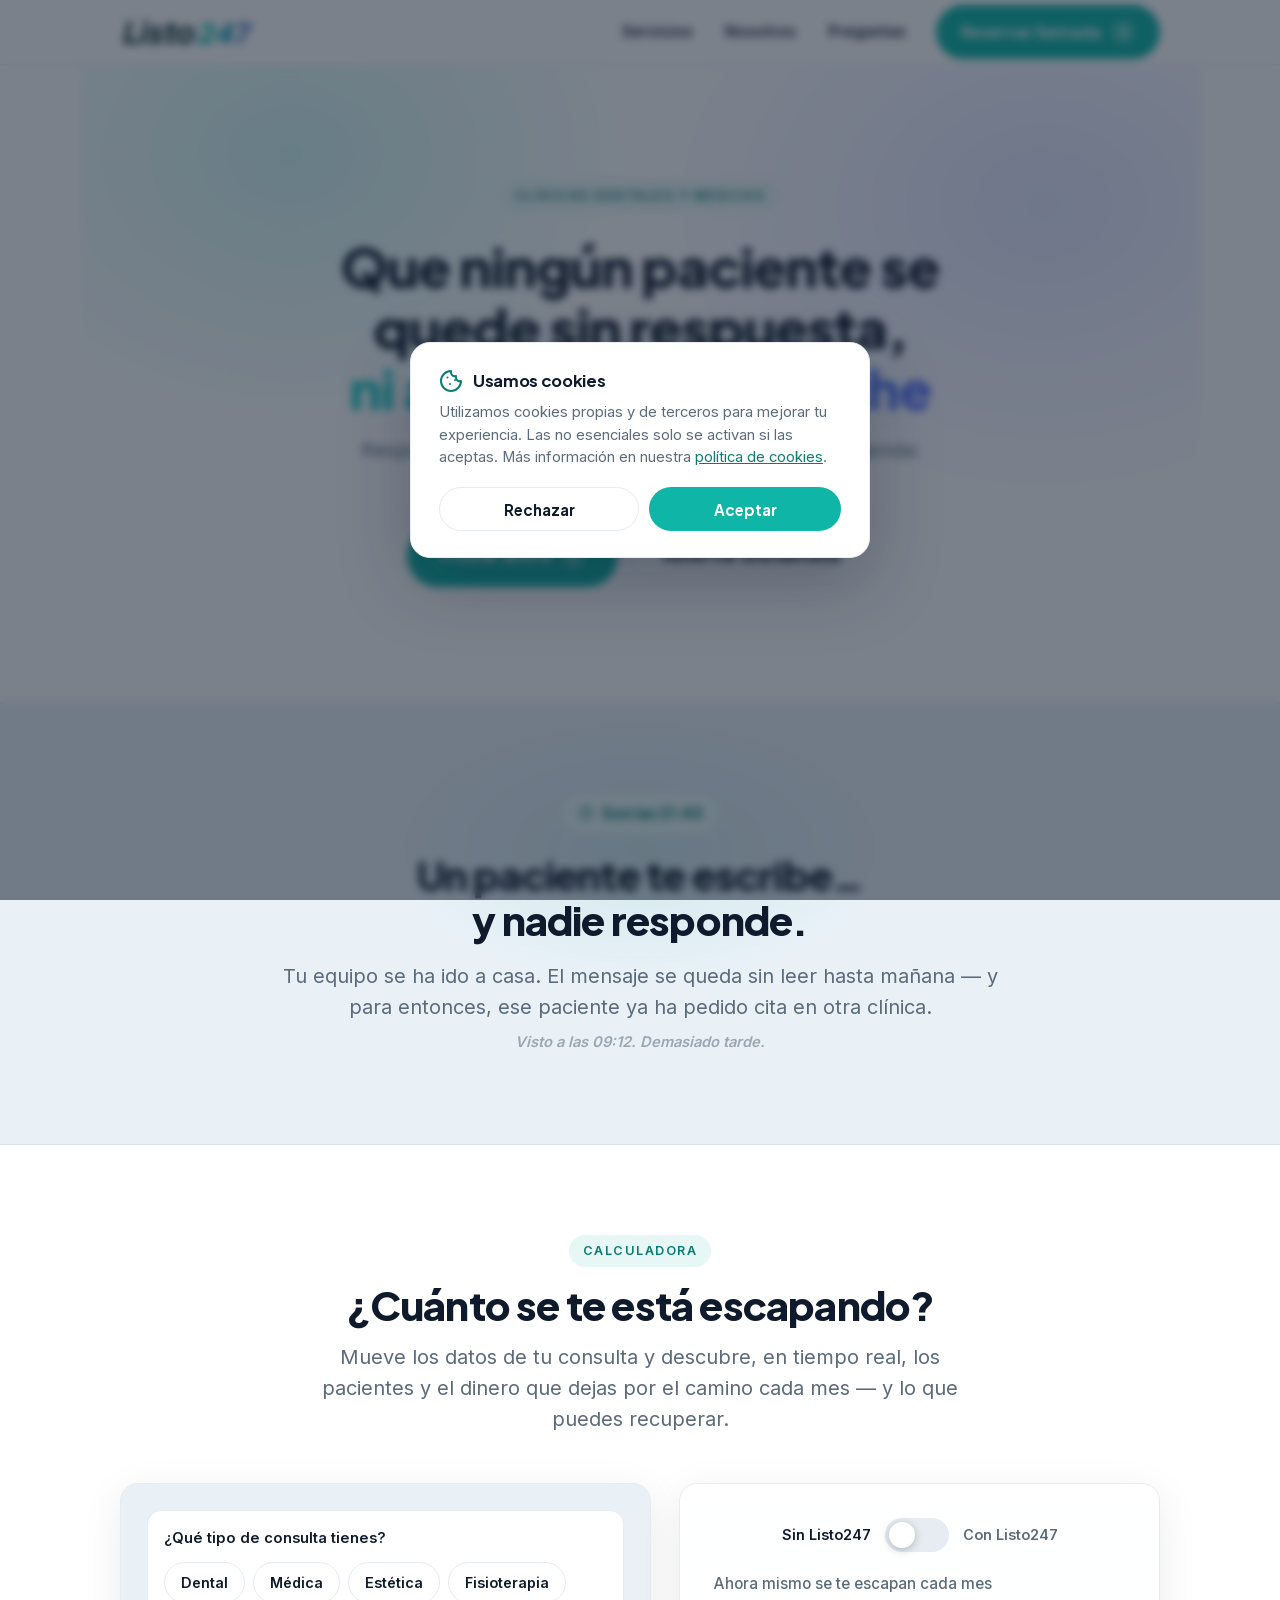
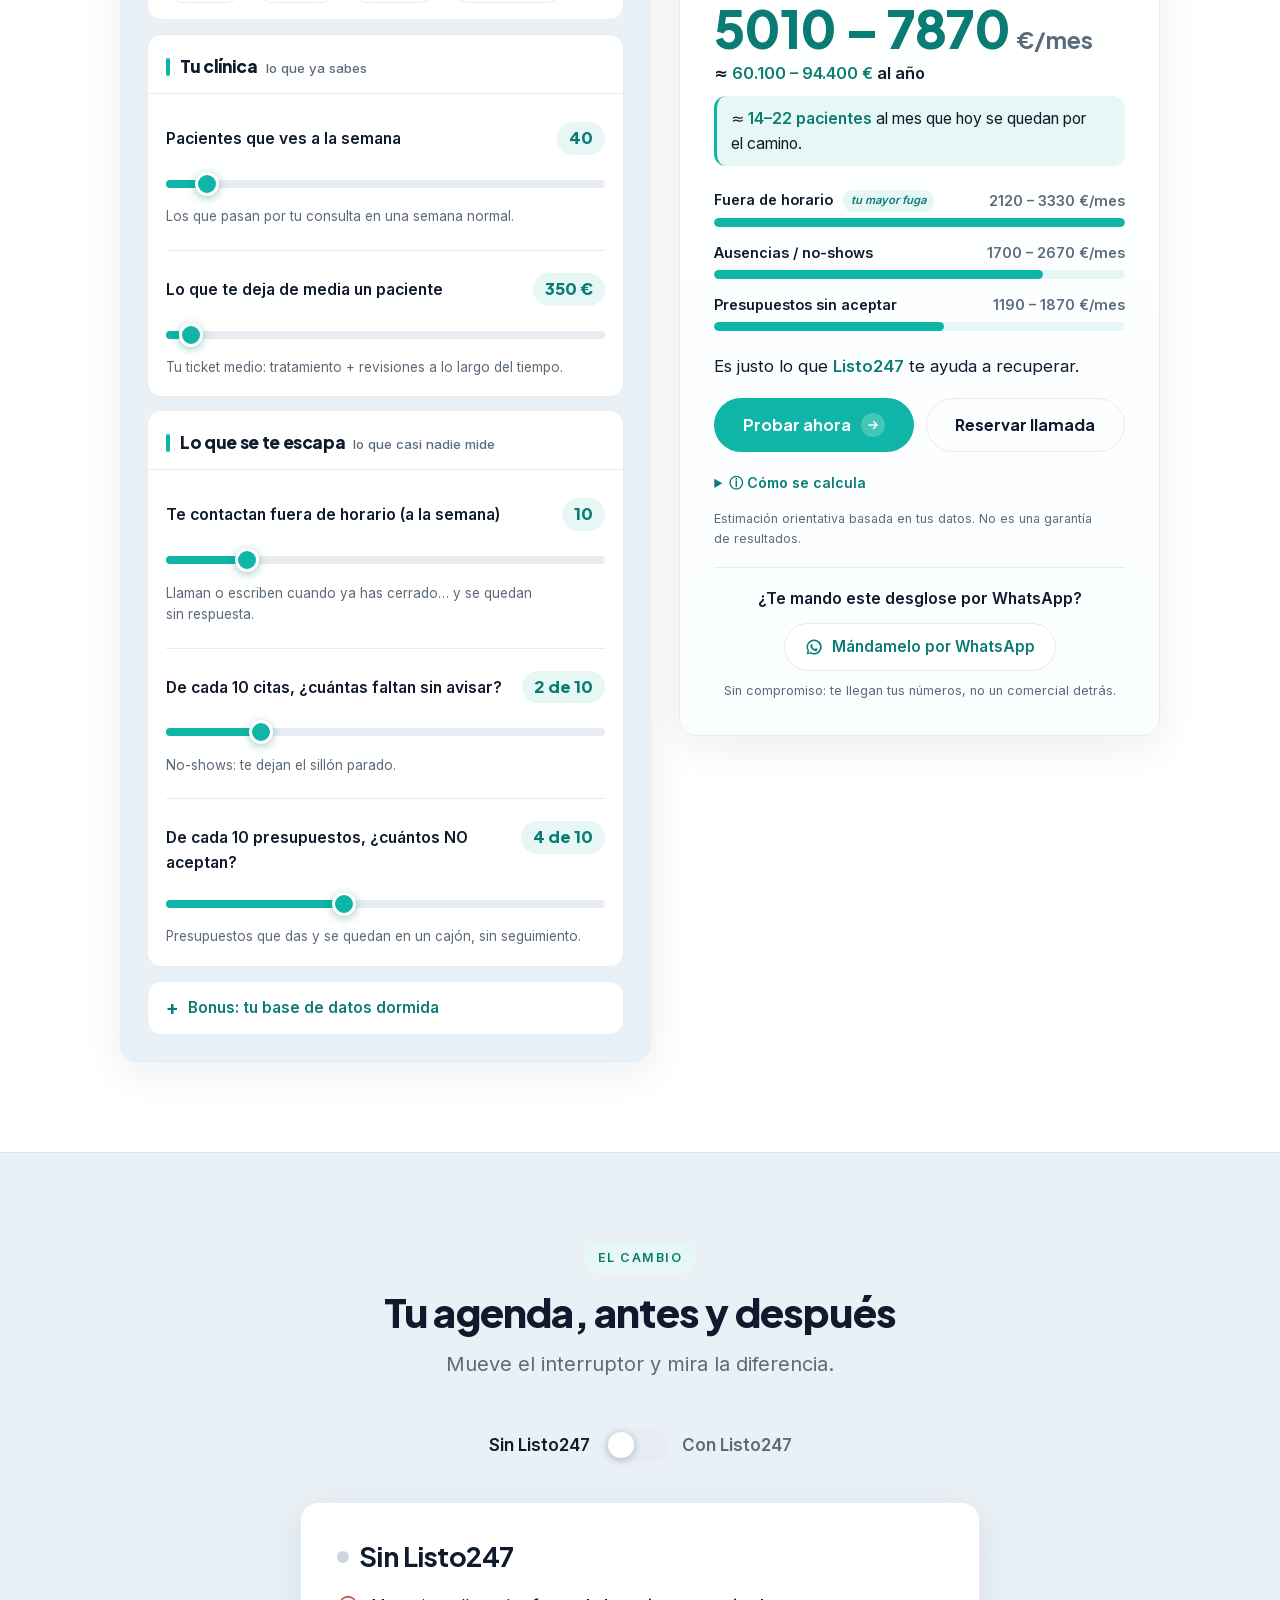
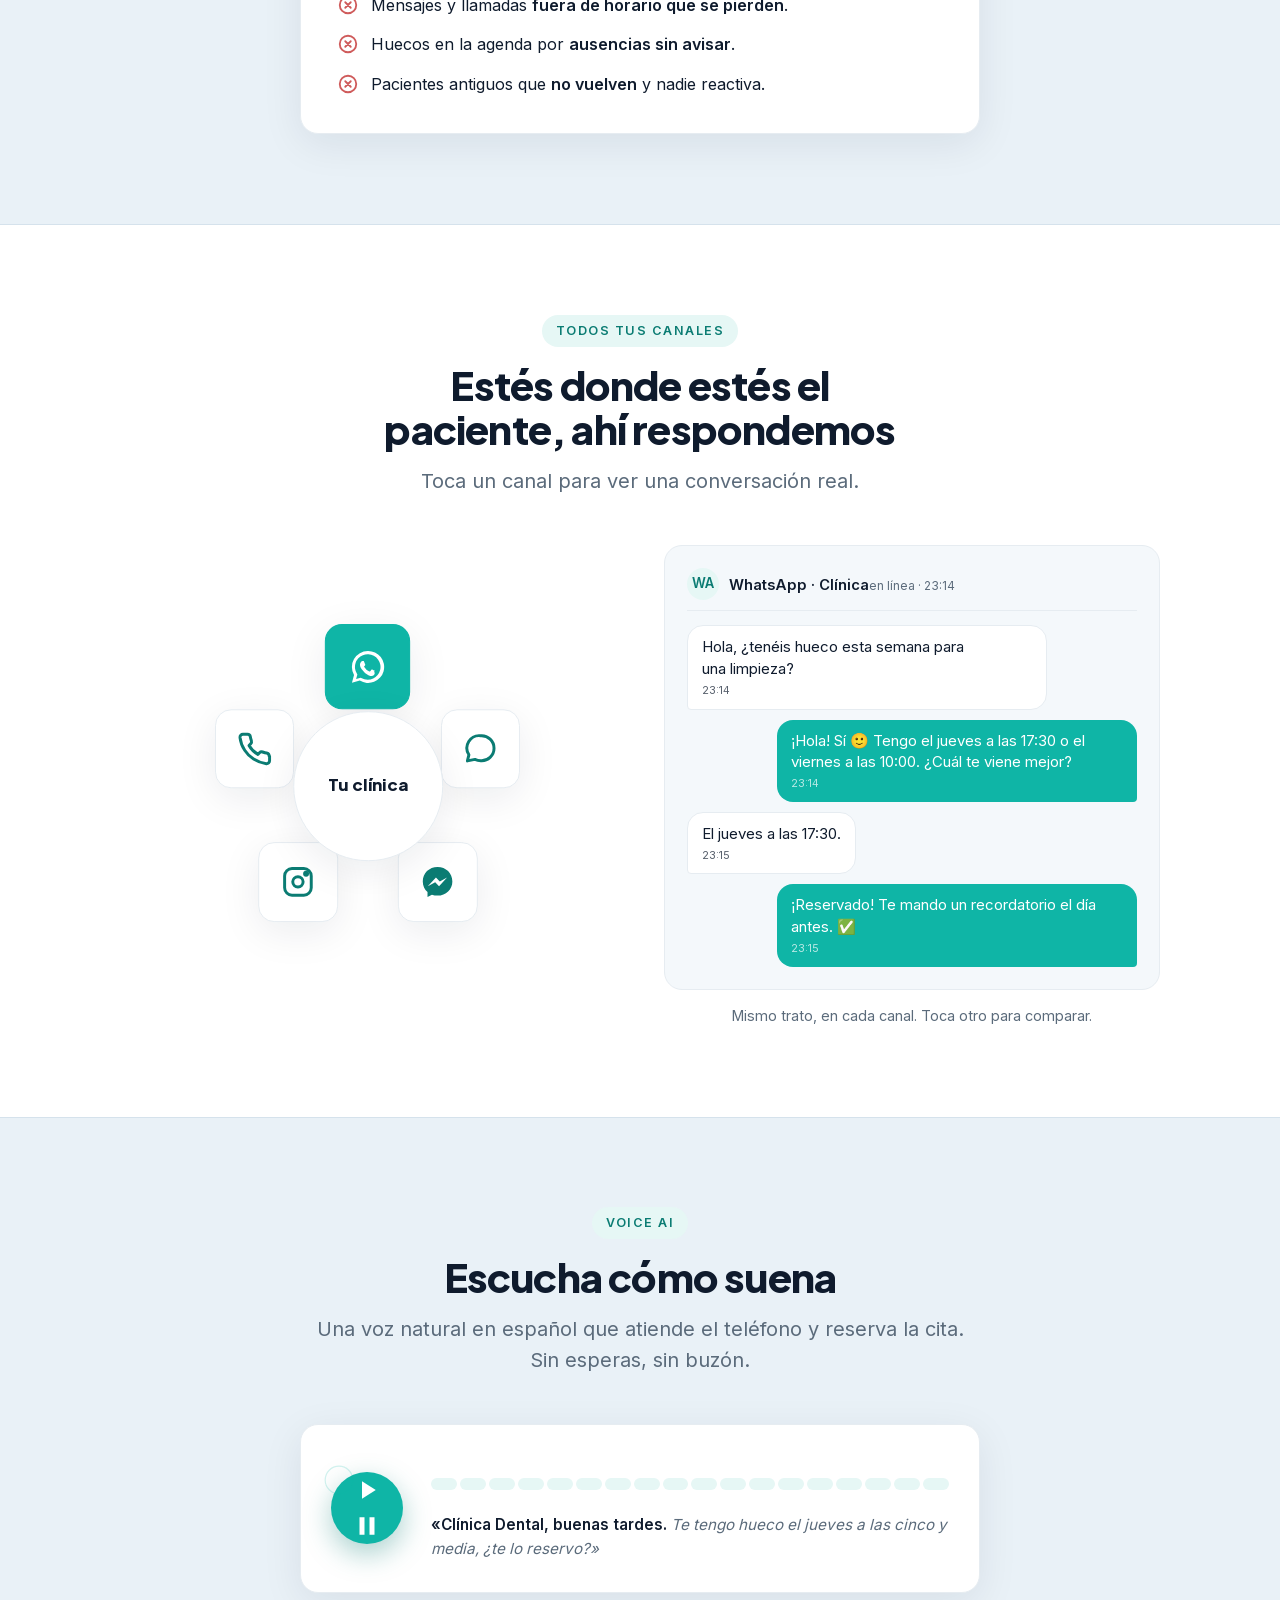
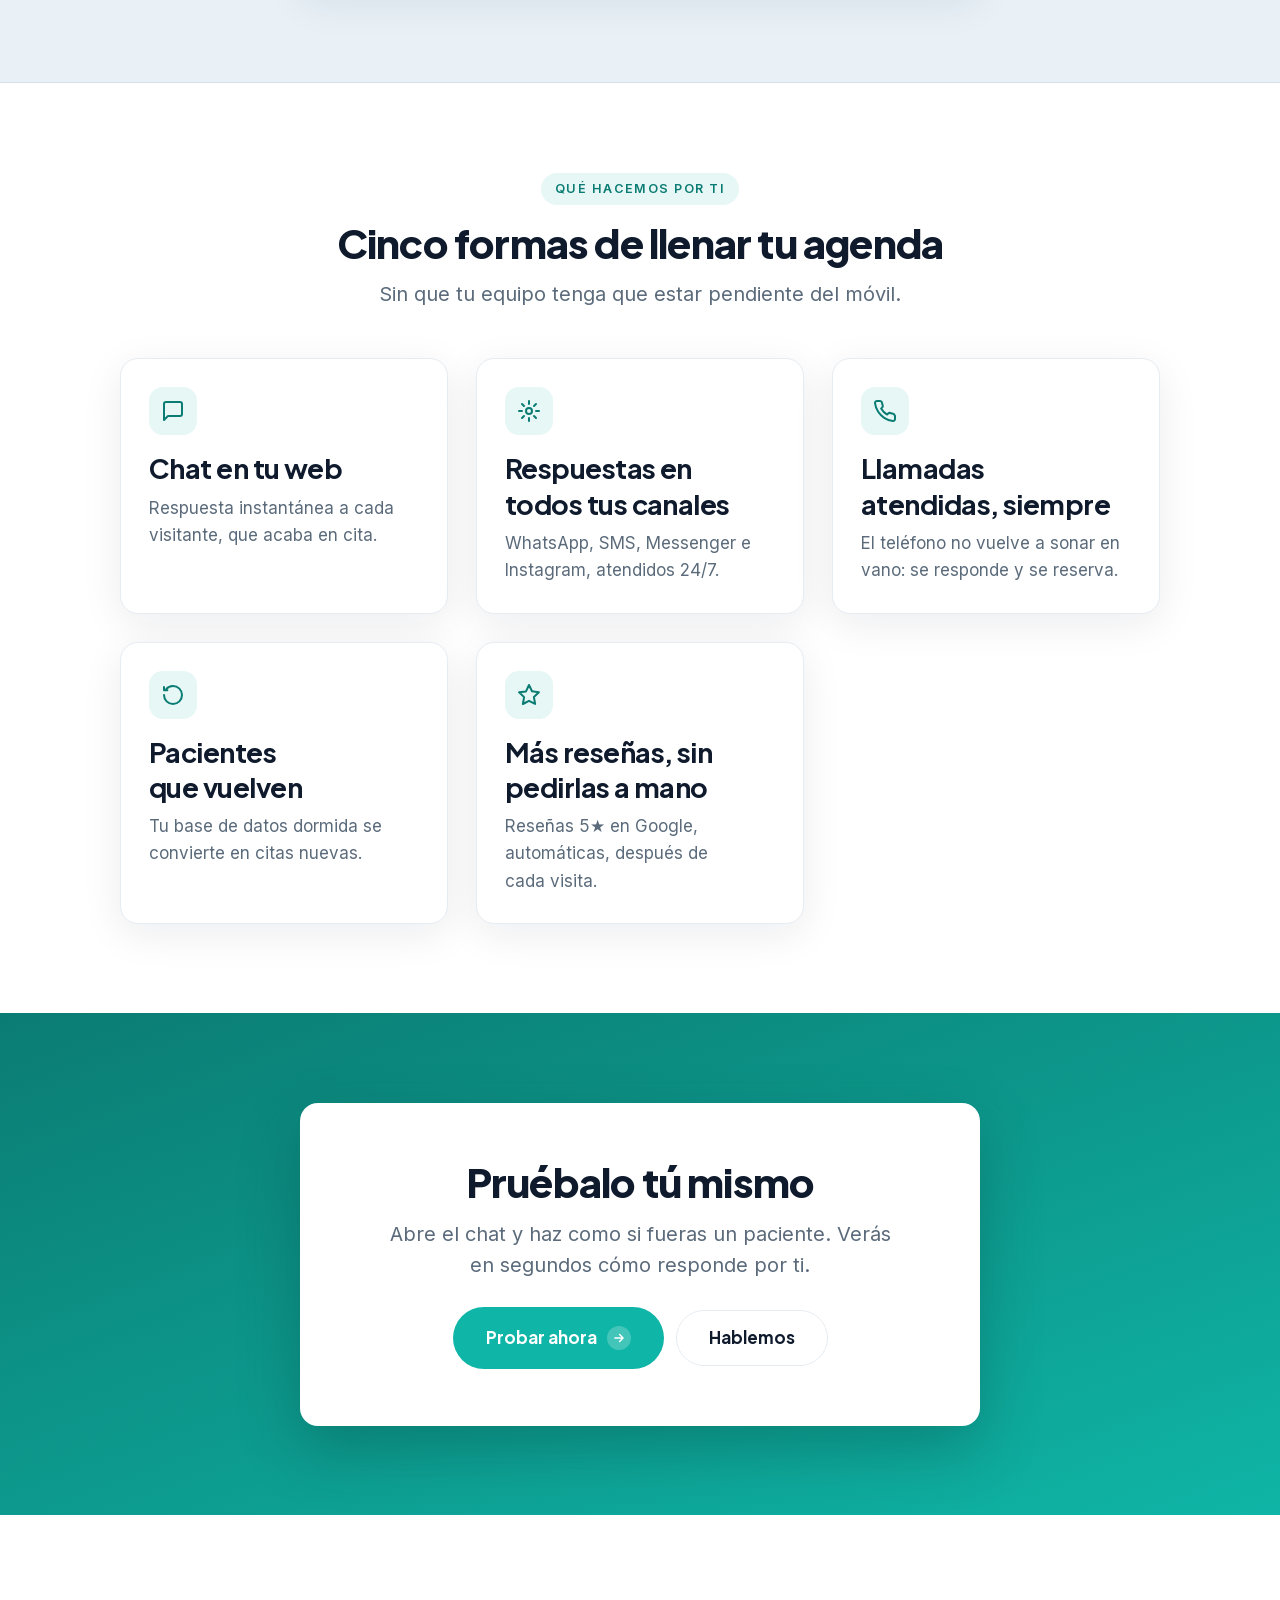
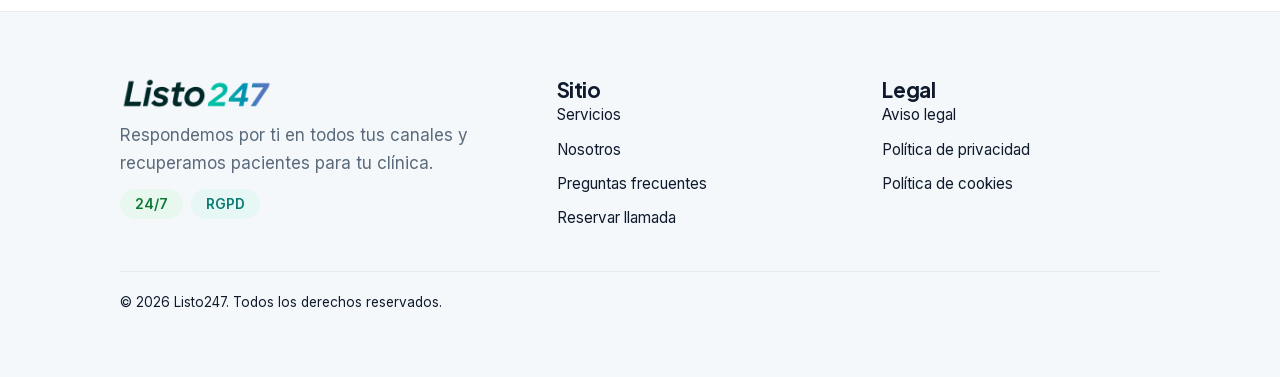
<file: index.html>
<!DOCTYPE html>
<html lang="es-ES">
<head>
<meta charset="UTF-8" />
<meta name="viewport" content="width=device-width, initial-scale=1" />

<!-- ================= SEO (es-ES) =================
     Plantilla de <head> reutilizable. En cada página se cambian:
     title, description, canonical, og:url/og:title/og:description y el JSON-LD propio. -->
<title>Listo247 — Que ningún paciente se quede sin respuesta</title>
<meta name="description" content="Chat, voz y reactivación de pacientes para clínicas dentales y médicas. Respondemos cuando tú no puedes, y llenamos tu agenda." />
<meta name="theme-color" content="#0FB5A6" />
<link rel="canonical" href="https://listo247.es/" />
<link rel="alternate" hreflang="es-ES" href="https://listo247.es/" />
<link rel="alternate" hreflang="x-default" href="https://listo247.es/" />

<!-- Open Graph -->
<meta property="og:type" content="website" />
<meta property="og:locale" content="es_ES" />
<meta property="og:site_name" content="Listo247" />
<meta property="og:title" content="Listo247 — Que ningún paciente se quede sin respuesta" />
<meta property="og:description" content="Chat, voz y reactivación de pacientes para clínicas. Respondemos cuando tú no puedes." />
<meta property="og:url" content="https://listo247.es/" />
<meta property="og:image" content="https://listo247.es/assets/og/og-home.jpg" />
<meta property="og:image:width" content="1200" />
<meta property="og:image:height" content="630" />

<!-- Twitter Card -->
<meta name="twitter:card" content="summary_large_image" />
<meta name="twitter:title" content="Listo247 — Que ningún paciente se quede sin respuesta" />
<meta name="twitter:description" content="Chat, voz y reactivación de pacientes para clínicas." />
<meta name="twitter:image" content="https://listo247.es/assets/og/og-home.jpg" />

<!-- Iconos / manifest -->
<link rel="icon" href="/assets/favicon.svg" type="image/svg+xml" />
<link rel="icon" type="image/png" sizes="32x32" href="/assets/icons/favicon-32.png" />
<link rel="icon" type="image/png" sizes="16x16" href="/assets/icons/favicon-16.png" />
<link rel="apple-touch-icon" href="/assets/icons/icon-180.png" />
<link rel="manifest" href="/manifest.json" />

<!-- ================= Rendimiento =================
     preconnect al dominio del widget de chat (ajustar cuando lo facilite el cliente). -->
<!-- TODO(cliente): preconnect al dominio real del widget de chat. -->

<!-- preload de la fuente principal de cada familia (auto-alojadas, ver /fonts/) -->
<link rel="preload" href="/fonts/plus-jakarta-sans-latin.woff2" as="font" type="font/woff2" crossorigin />
<link rel="preload" href="/fonts/inter-latin.woff2" as="font" type="font/woff2" crossorigin />

<!-- Critical CSS inline: tokens + base mínima para pintar above-the-fold sin bloqueo -->
<style>
  :root{
    --bg:#FFFFFF; --bg-soft:#F4F8FB; --surface:#FFFFFF;
    --ink:#0F1B2D; --muted:#5B6B7B; --line:#E6ECF1;
    --primary:#0FB5A6; --primary-deep:#0B7C73; --primary-soft:#E6F7F5;
    --ok:#16A34A; --radius:18px; --shadow:0 10px 40px rgba(15,27,45,.08);
    --maxw:1120px;
    --font-head:'Plus Jakarta Sans',system-ui,-apple-system,Segoe UI,sans-serif;
    --font-body:'Inter',system-ui,-apple-system,Segoe UI,sans-serif;
  }
  body{font-family:var(--font-body);color:var(--ink);background:var(--bg)}
  .container{max-width:var(--maxw);margin-inline:auto;padding-inline:clamp(16px,5vw,40px)}
  .site-header{position:sticky;top:0;z-index:50;background:rgba(255,255,255,.96);border-bottom:1px solid var(--line)}
  .site-header .container{display:flex;align-items:center;justify-content:space-between;height:64px}
  .brand{font-family:var(--font-head);font-weight:800;font-size:1.25rem;letter-spacing:-.02em;display:flex;align-items:center;gap:10px}
  .brand img{width:28px;height:28px}
  .site-header.is-scrolled{background:rgba(255,255,255,.95);box-shadow:0 6px 24px rgba(15,27,45,.06)}
  /* Hero shell (above-the-fold): contenido completo se construye en la tarea 04 */
  .hero{position:relative;overflow:hidden;text-align:center;padding-block:clamp(56px,9vw,120px)}
  .hero__inner{position:relative;z-index:1;max-width:760px;margin-inline:auto}
</style>

<!-- CSS del sitio. El critical CSS va inline arriba para pintar el above-the-fold;
     estos se cargan normalmente (compatibles con la CSP estricta de producción). -->
<link rel="stylesheet" href="/css/reset.css" />
<link rel="stylesheet" href="/css/fonts.css" />
<link rel="stylesheet" href="/css/design-system.css" />
<link rel="stylesheet" href="/css/animations.css" />
<link rel="stylesheet" href="/css/home.css" />
<link rel="stylesheet" href="/css/calculadora.css" />

<!-- ================= Schema.org (global: Organization + WebSite) ================= -->
<script type="application/ld+json">
{
  "@context": "https://schema.org",
  "@graph": [
    {
      "@type": "Organization",
      "@id": "https://listo247.es/#organization",
      "name": "Listo247",
      "url": "https://listo247.es/",
      "logo": "https://listo247.es/assets/icons/icon-512.png",
      "description": "Chat, voz y reactivación de pacientes para clínicas dentales y médicas.",
      "sameAs": [],
      "contactPoint": {
        "@type": "ContactPoint",
        "contactType": "customer support",
        "availableLanguage": ["es"]
      }
    },
    {
      "@type": "WebSite",
      "@id": "https://listo247.es/#website",
      "url": "https://listo247.es/",
      "name": "Listo247",
      "inLanguage": "es-ES",
      "publisher": { "@id": "https://listo247.es/#organization" },
      "potentialAction": {
        "@type": "SearchAction",
        "target": "https://listo247.es/?q={search_term_string}",
        "query-input": "required name=search_term_string"
      }
    }
  ]
}
</script>

<script src="/js/main.js" defer></script>
<script src="/js/animations.js" defer></script>
<script src="/js/calculadora.js" defer></script>
</head>
<body>

<a class="skip-link" href="#main">Saltar al contenido</a>

<header class="site-header">
  <div class="container">
    <a class="brand" href="/" aria-label="Listo247 — inicio">
      <img src="/assets/logo-listo247-wordmark.png" alt="Listo247" class="brand__logo" />
    </a>

    <button class="nav-toggle" type="button" aria-expanded="false"
            aria-controls="primary-nav" aria-label="Abrir menú">
      <span></span>
    </button>

    <nav id="primary-nav" class="nav" aria-label="Principal" data-open="false">
      <ul class="nav__list">
        <li><a class="nav__link" href="/servicios.html">Servicios</a></li>
        <li><a class="nav__link" href="/sobre-nosotros.html">Nosotros</a></li>
        <li><a class="nav__link" href="/preguntas-frecuentes.html">Preguntas</a></li>
      </ul>
      <a class="btn btn--primary nav__cta" href="/reservar.html" data-spark>
        Reservar llamada
        <span class="btn__icon" aria-hidden="true">
          <svg viewBox="0 0 24 24" fill="none" stroke="currentColor" stroke-width="2.5"
               stroke-linecap="round" stroke-linejoin="round"><path d="M5 12h14M13 6l6 6-6 6"/></svg>
        </span>
      </a>
    </nav>
  </div>
</header>

<main id="main">

  <!-- ===================== 1 · HERO ===================== -->
  <section class="hero container" data-light-rays>
    <div class="hero__inner">
      <span class="eyebrow reveal">Clínicas dentales y médicas</span>
      <h1 class="reveal" data-reveal-delay="1" style="margin:16px 0">Que ningún paciente se quede sin respuesta, <span class="hl">ni a las diez de la noche</span></h1>
      <p class="lead reveal" data-reveal-delay="2" style="margin-inline:auto;max-width:560px">
        Respondemos cuando tú no puedes y llenamos tu agenda: chat, voz y reactivación de pacientes.
      </p>
      <div class="cluster cluster--center reveal" data-reveal-delay="3" style="margin-top:28px">
        <button class="btn btn--primary btn--lg" data-open-chat data-spark>
          Probar ahora
          <span class="btn__icon" aria-hidden="true">
            <svg viewBox="0 0 24 24" fill="none" stroke="currentColor" stroke-width="2.5"
                 stroke-linecap="round" stroke-linejoin="round"><path d="M5 12h14M13 6l6 6-6 6"/></svg>
          </span>
        </button>
        <a class="btn btn--ghost btn--lg" href="/reservar.html">Reservar una llamada</a>
      </div>
    </div>
  </section>

  <!-- ===================== 2 · EL PROBLEMA ===================== -->
  <section class="section section--soft problema" aria-labelledby="problema-h">
    <div class="problema__glow parallax" data-speed="0.08" aria-hidden="true"></div>
    <div class="container">
      <div class="problema__scene reveal">
        <span class="problema__clock">
          <svg viewBox="0 0 24 24" fill="none" stroke="currentColor" stroke-width="2"
               stroke-linecap="round" stroke-linejoin="round"><circle cx="12" cy="12" r="9"/><path d="M12 7v5l3 2"/></svg>
          Son las 21:40
        </span>
        <h2 id="problema-h">Un paciente te escribe… y nadie responde.</h2>
        <p class="lead measure" style="margin-inline:auto">
          Tu equipo se ha ido a casa. El mensaje se queda sin leer hasta mañana —
          y para entonces, ese paciente ya ha pedido cita en otra clínica.
        </p>
        <span class="problema__missed">Visto a las 09:12. Demasiado tarde.</span>
      </div>
    </div>
  </section>

  <!-- ===================== 3 · CALCULADORA ===================== -->
  <section id="calculadora" class="section" aria-labelledby="calc-h">
    <div class="container">
      <div class="section__head reveal">
        <span class="eyebrow">Calculadora</span>
        <h2 id="calc-h">¿Cuánto se te está escapando?</h2>
        <p class="lead">Mueve los datos de tu consulta y descubre, en tiempo real, los pacientes y el dinero que dejas por el camino cada mes — y lo que puedes recuperar.</p>
      </div>

      <div class="calc-grid">
        <!-- INPUTS -->
        <section class="panel inputs" aria-label="Datos de tu clínica">
          <div class="presets">
            <span class="presets-q">¿Qué tipo de consulta tienes?</span>
            <div class="chips" role="group" aria-label="Tipo de consulta">
              <button type="button" class="calc-chip" data-val="450" data-noshow="2" data-presu="4">Dental</button>
              <button type="button" class="calc-chip" data-val="150" data-noshow="1" data-presu="2">Médica</button>
              <button type="button" class="calc-chip" data-val="350" data-noshow="2" data-presu="5">Estética</button>
              <button type="button" class="calc-chip" data-val="120" data-noshow="3" data-presu="3">Fisioterapia</button>
            </div>
          </div>

          <div class="group">
            <div class="group-head"><h3>Tu clínica</h3><span>lo que ya sabes</span></div>
            <div class="field">
              <label for="s-pac">Pacientes que ves a la semana <output id="o-pac">40</output></label>
              <input type="range" id="s-pac" min="5" max="500" step="1" value="40" aria-describedby="h-pac" />
              <p class="help" id="h-pac">Los que pasan por tu consulta en una semana normal.</p>
            </div>
            <div class="field">
              <label for="s-val">Lo que te deja de media un paciente <output id="o-val">350 €</output></label>
              <input type="range" id="s-val" min="50" max="10000" step="10" value="350" aria-describedby="h-val" />
              <p class="help" id="h-val">Tu ticket medio: tratamiento + revisiones a lo largo del tiempo.</p>
            </div>
          </div>

          <div class="group">
            <div class="group-head"><h3>Lo que se te escapa</h3><span>lo que casi nadie mide</span></div>
            <div class="field">
              <label for="s-after">Te contactan fuera de horario (a la semana) <output id="o-after">10</output></label>
              <input type="range" id="s-after" min="0" max="60" step="1" value="10" aria-describedby="h-after" />
              <p class="help" id="h-after">Llaman o escriben cuando ya has cerrado… y se quedan sin respuesta.</p>
            </div>
            <div class="field">
              <label for="s-noshow">De cada 10 citas, ¿cuántas faltan sin avisar? <output id="o-noshow">2 de 10</output></label>
              <input type="range" id="s-noshow" min="0" max="10" step="1" value="2" aria-describedby="h-noshow" />
              <p class="help" id="h-noshow">No-shows: te dejan el sillón parado.</p>
            </div>
            <div class="field">
              <label for="s-presu">De cada 10 presupuestos, ¿cuántos NO aceptan? <output id="o-presu">4 de 10</output></label>
              <input type="range" id="s-presu" min="0" max="10" step="1" value="4" aria-describedby="h-presu" />
              <p class="help" id="h-presu">Presupuestos que das y se quedan en un cajón, sin seguimiento.</p>
            </div>
          </div>

          <details class="bonus">
            <summary>Bonus: tu base de datos dormida</summary>
            <div class="field">
              <label for="b-db">Pacientes en tu base de datos <output id="o-db">1.500</output></label>
              <input type="range" id="b-db" min="0" max="50000" step="100" value="1500" aria-describedby="h-db" />
              <p class="help" id="h-db">Pacientes de siempre que llevan tiempo sin aparecer.</p>
            </div>
            <div class="field">
              <label for="b-val">Lo que deja un paciente que vuelve <output id="o-bval">350 €</output></label>
              <input type="range" id="b-val" min="50" max="10000" step="10" value="350" aria-describedby="h-bval" />
              <p class="help" id="h-bval">Puedes bajarlo: muchos vuelven primero solo por una revisión.</p>
            </div>
          </details>
        </section>

        <!-- RESULT -->
        <aside class="panel result" data-mode="sin">
          <div class="calc-compare">
            <label class="neo-toggle">
              <span class="neo-toggle__label neo-toggle__label--on" data-calc-off>Sin Listo247</span>
              <input type="checkbox" id="calc-switch" role="switch"
                     aria-label="Comparar lo que se te escapa sin Listo247 con lo que recuperas con Listo247" />
              <span class="neo-toggle__track"><span class="neo-toggle__thumb"></span></span>
              <span class="neo-toggle__label" data-calc-on>Con Listo247</span>
            </label>
          </div>

          <p class="result-label" data-calc-label>Ahora mismo se te escapan cada mes</p>
          <p class="calc-hero" aria-live="polite"><span id="r-low">0</span> – <span id="r-high">0</span><span class="cur">€/mes</span></p>
          <p class="result-year">≈ <b><span id="r-ylow">0</span> – <span id="r-yhigh">0</span> €</b> al año</p>
          <p class="tangible" id="tangible"></p>

          <div class="breakdown" aria-label="De dónde viene">
            <div class="bd-row">
              <div class="bd-top"><span class="lbl">Fuera de horario <i class="tag" id="tag-hor">tu mayor fuga</i></span><span class="val" id="bd-hor">—</span></div>
              <div class="bd-bar"><div class="bd-fill" id="f-hor"></div></div>
            </div>
            <div class="bd-row">
              <div class="bd-top"><span class="lbl">Ausencias / no-shows <i class="tag" id="tag-no">tu mayor fuga</i></span><span class="val" id="bd-no">—</span></div>
              <div class="bd-bar"><div class="bd-fill" id="f-no"></div></div>
            </div>
            <div class="bd-row">
              <div class="bd-top"><span class="lbl">Presupuestos sin aceptar <i class="tag" id="tag-pre">tu mayor fuga</i></span><span class="val" id="bd-pre">—</span></div>
              <div class="bd-bar"><div class="bd-fill" id="f-pre"></div></div>
            </div>
          </div>

          <div class="bonus-result" id="bonus-box" hidden>
            <p>Y además, de tu base de datos dormida:</p>
            <p class="bonus-num">+ <span id="r-bonus">0</span> € <small>una sola vez</small></p>
            <p class="bonus-note">Escenario conservador: solo un 5 % (<span id="r-dbn">0</span> pacientes) recuperados.</p>
          </div>

          <p class="recover-line" data-calc-recover>Es justo lo que <strong>Listo247</strong> te ayuda a recuperar.</p>
          <p class="calc-antes" hidden><a href="#antes" data-calc-antes>Velo en tu agenda, antes y después →</a></p>

          <div class="calc-cta">
            <button class="btn btn--primary" data-open-chat data-spark>
              Probar ahora
              <span class="btn__icon" aria-hidden="true">
                <svg viewBox="0 0 24 24" fill="none" stroke="currentColor" stroke-width="2.5"
                     stroke-linecap="round" stroke-linejoin="round"><path d="M5 12h14M13 6l6 6-6 6"/></svg>
              </span>
            </button>
            <a class="btn btn--ghost" href="/reservar.html">Reservar llamada</a>
          </div>

          <details class="how">
            <summary>ⓘ Cómo se calcula</summary>
            <div class="how-body">
              Sobre 4,33 semanas/mes sumamos tres fugas:<br />
              • <b>Fuera de horario</b> = contactos × lo que deja un paciente<br />
              • <b>Ausencias</b> = citas × % de no-shows × valor<br />
              • <b>Presupuestos</b> = citas × <code>0,35</code> (presupuestos por visita) × % sin aceptar × valor<br /><br />
              De esa oportunidad total, Listo247 recupera de forma realista <b>entre el 14 % y el 22 %</b>
              (14 % = solo algunos canales; 22 % = con chat, voz, recordatorios y seguimiento en marcha).<br />
              El bonus de base de datos es un cálculo aparte, de una sola vez: <code>5 % × pacientes × valor</code>.
            </div>
          </details>
          <p class="disclaimer">Estimación orientativa basada en tus datos. No es una garantía de resultados.</p>

          <!-- Soft lead-capture: el desglose por WhatsApp, sin presión -->
          <div class="calc-share">
            <p class="calc-share__q">¿Te mando este desglose por WhatsApp?</p>
            <!-- TODO(cliente): sustituir 000000000 por el número real (formato wa.me, sin +). -->
            <a class="calc-share__btn" href="https://wa.me/000000000" data-calc-wa target="_blank" rel="noopener">
              <svg viewBox="0 0 24 24" fill="currentColor" aria-hidden="true" width="18" height="18"><path d="M12 2a10 10 0 00-8.6 15l-1.3 4.8 4.9-1.3A10 10 0 1012 2zm0 18a8 8 0 01-4.1-1.1l-.3-.2-2.9.8.8-2.8-.2-.3A8 8 0 1112 20zm4.4-5.6c-.2-.1-1.4-.7-1.6-.8s-.4-.1-.5.1-.6.8-.8 1-.3.2-.5.1a6.5 6.5 0 01-3.2-2.8c-.2-.4.2-.4.6-1.2a.4.4 0 000-.4l-.7-1.7c-.2-.5-.4-.4-.5-.4h-.5a.9.9 0 00-.7.3 2.8 2.8 0 00-.9 2.1 4.9 4.9 0 001 2.6 11 11 0 004.3 3.8c1.6.6 1.8.5 2.2.5a2.4 2.4 0 001.6-1.1 2 2 0 00.1-1.1c0-.1-.2-.2-.4-.3z"/></svg>
              Mándamelo por WhatsApp
            </a>
            <p class="calc-share__note">Sin compromiso: te llegan tus números, no un comercial detrás.</p>
          </div>
        </aside>
      </div>
    </div>
  </section>

  <!-- ===================== 4 · ANTES / DESPUÉS ===================== -->
  <section class="section section--soft antes" aria-labelledby="antes-h">
    <div class="container">
      <div class="section__head reveal">
        <span class="eyebrow">El cambio</span>
        <h2 id="antes-h">Tu agenda, antes y después</h2>
        <p class="lead">Mueve el interruptor y mira la diferencia.</p>
      </div>

      <div class="antes__toggle reveal">
        <label class="neo-toggle">
          <span class="neo-toggle__label" data-toggle-off>Sin Listo247</span>
          <input type="checkbox" id="antes-switch" role="switch" aria-label="Comparar sin Listo247 y con Listo247" />
          <span class="neo-toggle__track"><span class="neo-toggle__thumb"></span></span>
          <span class="neo-toggle__label neo-toggle__label--on" data-toggle-on>Con Listo247</span>
        </label>
      </div>

      <div class="antes__panels reveal">
        <article class="antes__panel antes__panel--off" data-antes-panel="off">
          <h3><span class="dot" aria-hidden="true"></span>Sin Listo247</h3>
          <div class="antes__list">
            <p class="antes__item antes__item--bad">
              <svg viewBox="0 0 24 24" fill="none" stroke="currentColor" stroke-width="2" stroke-linecap="round" stroke-linejoin="round"><circle cx="12" cy="12" r="9"/><path d="M15 9l-6 6M9 9l6 6"/></svg>
              <span>Mensajes y llamadas <b>fuera de horario que se pierden</b>.</span>
            </p>
            <p class="antes__item antes__item--bad">
              <svg viewBox="0 0 24 24" fill="none" stroke="currentColor" stroke-width="2" stroke-linecap="round" stroke-linejoin="round"><circle cx="12" cy="12" r="9"/><path d="M15 9l-6 6M9 9l6 6"/></svg>
              <span>Huecos en la agenda por <b>ausencias sin avisar</b>.</span>
            </p>
            <p class="antes__item antes__item--bad">
              <svg viewBox="0 0 24 24" fill="none" stroke="currentColor" stroke-width="2" stroke-linecap="round" stroke-linejoin="round"><circle cx="12" cy="12" r="9"/><path d="M15 9l-6 6M9 9l6 6"/></svg>
              <span>Pacientes antiguos que <b>no vuelven</b> y nadie reactiva.</span>
            </p>
          </div>
        </article>

        <article class="antes__panel antes__panel--on" data-antes-panel="on" hidden>
          <h3><span class="dot" aria-hidden="true"></span>Con Listo247</h3>
          <div class="antes__list">
            <p class="antes__item antes__item--good">
              <svg viewBox="0 0 24 24" fill="none" stroke="currentColor" stroke-width="2" stroke-linecap="round" stroke-linejoin="round"><path d="M20 6L9 17l-5-5"/></svg>
              <span>Se responde <b>24/7 en todos tus canales</b>, también de noche.</span>
            </p>
            <p class="antes__item antes__item--good">
              <svg viewBox="0 0 24 24" fill="none" stroke="currentColor" stroke-width="2" stroke-linecap="round" stroke-linejoin="round"><path d="M20 6L9 17l-5-5"/></svg>
              <span><b>Recordatorios automáticos</b> que reducen las ausencias.</span>
            </p>
            <p class="antes__item antes__item--good">
              <svg viewBox="0 0 24 24" fill="none" stroke="currentColor" stroke-width="2" stroke-linecap="round" stroke-linejoin="round"><path d="M20 6L9 17l-5-5"/></svg>
              <span>Tu base de datos <b>vuelve a llenar la agenda</b> sola.</span>
            </p>
          </div>
        </article>
      </div>
    </div>
  </section>

  <!-- ===================== 5 · FLYWHEEL DE CANALES ===================== -->
  <section class="section canales" aria-labelledby="canales-h">
    <div class="container">
      <div class="section__head reveal">
        <span class="eyebrow">Todos tus canales</span>
        <h2 id="canales-h">Estés donde estés el paciente, ahí respondemos</h2>
        <p class="lead">Toca un canal para ver una conversación real.</p>
      </div>

      <div class="canales__grid">
        <div class="reveal">
          <div class="flywheel" role="group" aria-label="Canales: toca uno para ver su conversación">
            <div class="flywheel__ring">
              <div class="flywheel__node" style="--angle:0deg">
                <button class="flywheel__node-inner" type="button" data-channel="whatsapp" aria-pressed="true" aria-label="WhatsApp">
                  <svg viewBox="0 0 24 24" fill="currentColor"><path d="M12 2a10 10 0 00-8.6 15l-1.3 4.8 4.9-1.3A10 10 0 1012 2zm0 18a8 8 0 01-4.1-1.1l-.3-.2-2.9.8.8-2.8-.2-.3A8 8 0 1112 20zm4.4-5.6c-.2-.1-1.4-.7-1.6-.8s-.4-.1-.5.1-.6.8-.8 1-.3.2-.5.1a6.5 6.5 0 01-3.2-2.8c-.2-.4.2-.4.6-1.2a.4.4 0 000-.4l-.7-1.7c-.2-.5-.4-.4-.5-.4h-.5a.9.9 0 00-.7.3 2.8 2.8 0 00-.9 2.1 4.9 4.9 0 001 2.6 11 11 0 004.3 3.8c1.6.6 1.8.5 2.2.5a2.4 2.4 0 001.6-1.1 2 2 0 00.1-1.1c0-.1-.2-.2-.4-.3z"/></svg>
                </button>
              </div>
              <div class="flywheel__node" style="--angle:72deg">
                <button class="flywheel__node-inner" type="button" data-channel="sms" aria-pressed="false" aria-label="SMS">
                  <svg viewBox="0 0 24 24" fill="none" stroke="currentColor" stroke-width="2" stroke-linecap="round" stroke-linejoin="round"><path d="M21 11.5a8.4 8.4 0 01-9 8.4 9 9 0 01-3.9-.9L3 20l1-4.1A8.4 8.4 0 0112 3a8.4 8.4 0 019 8.5z"/></svg>
                </button>
              </div>
              <div class="flywheel__node" style="--angle:144deg">
                <button class="flywheel__node-inner" type="button" data-channel="messenger" aria-pressed="false" aria-label="Messenger">
                  <svg viewBox="0 0 24 24" fill="currentColor"><path d="M12 2C6.3 2 2 6.2 2 11.7c0 2.9 1.2 5.4 3.2 7.1v3.5l3-1.6a11 11 0 003.8.6c5.7 0 10-4.2 10-9.6C22 6.2 17.7 2 12 2zm1 12.9l-2.6-2.7-5 2.7 5.5-5.8 2.6 2.7 4.9-2.7-5.4 5.8z"/></svg>
                </button>
              </div>
              <div class="flywheel__node" style="--angle:216deg">
                <button class="flywheel__node-inner" type="button" data-channel="instagram" aria-pressed="false" aria-label="Instagram">
                  <svg viewBox="0 0 24 24" fill="none" stroke="currentColor" stroke-width="2" stroke-linecap="round" stroke-linejoin="round"><rect x="3" y="3" width="18" height="18" rx="5"/><circle cx="12" cy="12" r="3.5"/><circle cx="17.5" cy="6.5" r="1"/></svg>
                </button>
              </div>
              <div class="flywheel__node" style="--angle:288deg">
                <button class="flywheel__node-inner" type="button" data-channel="voz" aria-pressed="false" aria-label="Voz">
                  <svg viewBox="0 0 24 24" fill="none" stroke="currentColor" stroke-width="2" stroke-linecap="round" stroke-linejoin="round"><path d="M22 16.9v3a2 2 0 01-2.2 2 19.8 19.8 0 01-8.6-3.1 19.5 19.5 0 01-6-6A19.8 19.8 0 012 4.2 2 2 0 014 2h3a2 2 0 012 1.7c.1.9.4 1.8.7 2.7a2 2 0 01-.5 2.1L8.1 9.6a16 16 0 006 6l1.1-1.1a2 2 0 012.1-.5c.9.3 1.8.6 2.7.7a2 2 0 011.7 2z"/></svg>
                </button>
              </div>
            </div>
            <div class="flywheel__hub">Tu clínica</div>
          </div>

          <!-- Fallback estático para reduced-motion / sin JS -->
          <div class="flywheel-fallback">
            <p class="muted text-center">Canales disponibles:</p>
            <ul>
              <li><span class="chip chip--accent">WhatsApp</span></li>
              <li><span class="chip chip--accent">SMS</span></li>
              <li><span class="chip chip--accent">Messenger</span></li>
              <li><span class="chip chip--accent">Instagram</span></li>
              <li><span class="chip chip--accent">Voz</span></li>
            </ul>
          </div>
        </div>

        <div class="canales__convos reveal" data-reveal-delay="1">
          <div class="canales__panel" data-channel-panel="whatsapp">
            <div class="chat">
              <div class="chat__head"><span class="chat__avatar">WA</span><span><span class="chat__name">WhatsApp · Clínica</span><span class="chat__meta">en línea · 23:14</span></span></div>
              <p class="bubble bubble--in">Hola, ¿tenéis hueco esta semana para una limpieza? <span class="bubble__time">23:14</span></p>
              <p class="bubble bubble--out">¡Hola! Sí 🙂 Tengo el jueves a las 17:30 o el viernes a las 10:00. ¿Cuál te viene mejor? <span class="bubble__time">23:14</span></p>
              <p class="bubble bubble--in">El jueves a las 17:30. <span class="bubble__time">23:15</span></p>
              <p class="bubble bubble--out">¡Reservado! Te mando un recordatorio el día antes. ✅ <span class="bubble__time">23:15</span></p>
            </div>
          </div>

          <div class="canales__panel" data-channel-panel="sms" hidden>
            <div class="chat">
              <div class="chat__head"><span class="chat__avatar">SMS</span><span><span class="chat__name">SMS · Clínica</span><span class="chat__meta">hoy · 08:02</span></span></div>
              <p class="bubble bubble--out">Hola María, te recordamos tu cita mañana a las 12:00. Responde SÍ para confirmar o NO para cambiarla. <span class="bubble__time">08:02</span></p>
              <p class="bubble bubble--in">SÍ <span class="bubble__time">08:05</span></p>
              <p class="bubble bubble--out">¡Gracias! Te esperamos. 🦷 <span class="bubble__time">08:05</span></p>
            </div>
          </div>

          <div class="canales__panel" data-channel-panel="messenger" hidden>
            <div class="chat">
              <div class="chat__head"><span class="chat__avatar">M</span><span><span class="chat__name">Messenger · Clínica</span><span class="chat__meta">en línea · 20:48</span></span></div>
              <p class="bubble bubble--in">¿Hacéis blanqueamiento? ¿Cuánto cuesta? <span class="bubble__time">20:48</span></p>
              <p class="bubble bubble--out">Sí, lo hacemos 😊 Lo vemos en una primera visita sin compromiso para darte el precio exacto según tu caso. ¿Te busco hueco? <span class="bubble__time">20:48</span></p>
              <p class="bubble bubble--in">Vale, esta semana mejor. <span class="bubble__time">20:49</span></p>
              <p class="bubble bubble--out">Perfecto, te propongo el miércoles a las 18:15. ¿Lo confirmo? <span class="bubble__time">20:49</span></p>
            </div>
          </div>

          <div class="canales__panel" data-channel-panel="instagram" hidden>
            <div class="chat">
              <div class="chat__head"><span class="chat__avatar">IG</span><span><span class="chat__name">Instagram · Clínica</span><span class="chat__meta">en línea · 22:30</span></span></div>
              <p class="bubble bubble--in">Vi vuestro post de ortodoncia invisible 😍 ¿cómo pido cita? <span class="bubble__time">22:30</span></p>
              <p class="bubble bubble--out">¡Gracias! 🙌 Te lo pongo fácil: dime tu disponibilidad y te reservo una valoración gratuita. <span class="bubble__time">22:30</span></p>
              <p class="bubble bubble--in">Mañana por la tarde. <span class="bubble__time">22:31</span></p>
              <p class="bubble bubble--out">Hecho: mañana a las 18:00. Te llega confirmación por aquí. ✅ <span class="bubble__time">22:31</span></p>
            </div>
          </div>

          <div class="canales__panel" data-channel-panel="voz" hidden>
            <div class="chat">
              <div class="chat__head"><span class="chat__avatar">📞</span><span><span class="chat__name">Llamada · Clínica</span><span class="chat__meta">transcripción · 14:05</span></span></div>
              <p class="bubble bubble--out">Clínica Dental, buenas tardes, ¿en qué puedo ayudarte? <span class="bubble__time">14:05</span></p>
              <p class="bubble bubble--in">Hola, quería pedir cita para una revisión. <span class="bubble__time">14:05</span></p>
              <p class="bubble bubble--out">Claro. Tengo el lunes a las 11:00 o el martes a las 16:30. ¿Cuál prefieres? <span class="bubble__time">14:05</span></p>
              <p class="bubble bubble--in">El martes a las 16:30. <span class="bubble__time">14:06</span></p>
              <p class="bubble bubble--out">Perfecto, queda reservado. ¡Hasta el martes! <span class="bubble__time">14:06</span></p>
            </div>
          </div>

          <p class="canales__hint">Mismo trato, en cada canal. Toca otro para comparar.</p>
        </div>
      </div>
    </div>
  </section>

  <!-- ===================== 6 · ESCUCHA CÓMO SUENA (VOZ) ===================== -->
  <section class="section section--soft voz" aria-labelledby="voz-h">
    <div class="container">
      <div class="section__head reveal">
        <span class="eyebrow">Voice AI</span>
        <h2 id="voz-h">Escucha cómo suena</h2>
        <p class="lead">Una voz natural en español que atiende el teléfono y reserva la cita. Sin esperas, sin buzón.</p>
      </div>

      <div class="voz__card reveal">
        <audio data-voz-audio preload="none" src="/assets/audio/voz-demo.mp3"></audio>
        <button class="voz__play" type="button" data-voz-play aria-label="Reproducir muestra de voz (demostración)">
          <svg class="voz__ring" viewBox="0 0 100 100" aria-hidden="true">
            <circle class="voz__ring-track" cx="50" cy="50" r="46"/>
            <circle class="voz__ring-prog" cx="50" cy="50" r="46" data-voz-progress/>
          </svg>
          <svg viewBox="0 0 24 24" fill="currentColor" data-voz-icon-play><path d="M8 5v14l11-7z"/></svg>
          <svg viewBox="0 0 24 24" fill="currentColor" data-voz-icon-pause hidden><path d="M6 5h4v14H6zM14 5h4v14h-4z"/></svg>
        </button>
        <div class="voz__body">
          <div class="voz__wave" aria-hidden="true">
            <span></span><span></span><span></span><span></span><span></span><span></span><span></span><span></span><span></span><span></span><span></span><span></span><span></span><span></span><span></span><span></span><span></span><span></span>
          </div>
          <p class="voz__transcript"><b>«Clínica Dental, buenas tardes.</b> Te tengo hueco el jueves a las cinco y media, ¿te lo reservo?»</p>
        </div>
      </div>
    </div>
  </section>

  <!-- ===================== 7 · QUÉ HACEMOS POR TI ===================== -->
  <section class="section" aria-labelledby="hacemos-h">
    <div class="container">
      <div class="section__head reveal">
        <span class="eyebrow">Qué hacemos por ti</span>
        <h2 id="hacemos-h">Cinco formas de llenar tu agenda</h2>
        <p class="lead">Sin que tu equipo tenga que estar pendiente del móvil.</p>
      </div>

      <div class="grid grid--auto">
        <a class="card card--link reveal" href="/servicios.html#chat">
          <div class="card__icon"><svg viewBox="0 0 24 24" fill="none" stroke="currentColor" stroke-width="2" stroke-linecap="round" stroke-linejoin="round"><path d="M21 15a2 2 0 01-2 2H7l-4 4V5a2 2 0 012-2h14a2 2 0 012 2z"/></svg></div>
          <h3>Chat en tu web</h3>
          <p>Respuesta instantánea a cada visitante, que acaba en cita.</p>
        </a>
        <a class="card card--link reveal" data-reveal-delay="1" href="/servicios.html#canales">
          <div class="card__icon"><svg viewBox="0 0 24 24" fill="none" stroke="currentColor" stroke-width="2" stroke-linecap="round" stroke-linejoin="round"><circle cx="12" cy="12" r="3"/><path d="M12 2v3M12 19v3M2 12h3M19 12h3M5 5l2 2M17 17l2 2M19 5l-2 2M7 17l-2 2"/></svg></div>
          <h3>Respuestas en todos tus canales</h3>
          <p>WhatsApp, SMS, Messenger e Instagram, atendidos 24/7.</p>
        </a>
        <a class="card card--link reveal" data-reveal-delay="2" href="/servicios.html#voz">
          <div class="card__icon"><svg viewBox="0 0 24 24" fill="none" stroke="currentColor" stroke-width="2" stroke-linecap="round" stroke-linejoin="round"><path d="M22 16.9v3a2 2 0 01-2.2 2 19.8 19.8 0 01-8.6-3.1 19.5 19.5 0 01-6-6A19.8 19.8 0 012 4.2 2 2 0 014 2h3a2 2 0 012 1.7c.1.9.4 1.8.7 2.7a2 2 0 01-.5 2.1L8.1 9.6a16 16 0 006 6l1.1-1.1a2 2 0 012.1-.5c.9.3 1.8.6 2.7.7a2 2 0 011.7 2z"/></svg></div>
          <h3>Llamadas atendidas, siempre</h3>
          <p>El teléfono no vuelve a sonar en vano: se responde y se reserva.</p>
        </a>
        <a class="card card--link reveal" href="/servicios.html#reactivacion">
          <div class="card__icon"><svg viewBox="0 0 24 24" fill="none" stroke="currentColor" stroke-width="2" stroke-linecap="round" stroke-linejoin="round"><path d="M3 12a9 9 0 109-9 9 9 0 00-7 3.3M3 4v3.3H6.3"/></svg></div>
          <h3>Pacientes que vuelven</h3>
          <p>Tu base de datos dormida se convierte en citas nuevas.</p>
        </a>
        <a class="card card--link reveal" data-reveal-delay="1" href="/servicios.html#resenas">
          <div class="card__icon"><svg viewBox="0 0 24 24" fill="none" stroke="currentColor" stroke-width="2" stroke-linecap="round" stroke-linejoin="round"><path d="M12 2l3 6.3 6.9.9-5 4.8 1.2 6.9L12 17.8 5.9 21l1.2-6.9-5-4.8 6.9-.9z"/></svg></div>
          <h3>Más reseñas, sin pedirlas a mano</h3>
          <p>Reseñas 5★ en Google, automáticas, después de cada visita.</p>
        </a>
      </div>
    </div>
  </section>

  <!-- ===================== 8 · CTA FINAL ===================== -->
  <section class="section cta-final" aria-labelledby="cta-h">
    <div class="container">
      <div class="cta-final__inner reveal" data-light-rays>
        <h2 id="cta-h">Pruébalo tú mismo</h2>
        <p class="lead">Abre el chat y haz como si fueras un paciente. Verás en segundos cómo responde por ti.</p>
        <div class="cluster cluster--center">
          <button class="btn btn--primary btn--lg" data-open-chat data-spark>
            Probar ahora
            <span class="btn__icon" aria-hidden="true">
              <svg viewBox="0 0 24 24" fill="none" stroke="currentColor" stroke-width="2.5"
                   stroke-linecap="round" stroke-linejoin="round"><path d="M5 12h14M13 6l6 6-6 6"/></svg>
            </span>
          </button>
          <a class="btn btn--ghost btn--lg" href="/reservar.html">Hablemos</a>
        </div>
      </div>
    </div>
  </section>

</main>

<footer class="site-footer">
  <div class="container">
    <div class="footer__grid">
      <div>
        <div class="footer__brand">
          <img src="/assets/logo-listo247-wordmark.png" alt="Listo247" class="brand__logo" />
        </div>
        <p class="muted measure">Respondemos por ti en todos tus canales y recuperamos pacientes para tu clínica.</p>
        <div class="footer__channels">
          <span class="chip chip--ok">24/7</span>
          <span class="chip chip--accent">RGPD</span>
        </div>
      </div>
      <div>
        <h4>Sitio</h4>
        <div class="footer__links">
          <a href="/servicios.html">Servicios</a>
          <a href="/sobre-nosotros.html">Nosotros</a>
          <a href="/preguntas-frecuentes.html">Preguntas frecuentes</a>
          <a href="/reservar.html">Reservar llamada</a>
        </div>
      </div>
      <div>
        <h4>Legal</h4>
        <div class="footer__links">
          <a href="/aviso-legal.html">Aviso legal</a>
          <a href="/privacidad.html">Política de privacidad</a>
          <a href="/politica-cookies.html">Política de cookies</a>
        </div>
      </div>
    </div>
    <div class="footer__bottom">
      <p>© <span data-year>2026</span> Listo247. Todos los derechos reservados.</p>
    </div>
  </div>
</footer>

</body>
</html>
</file>
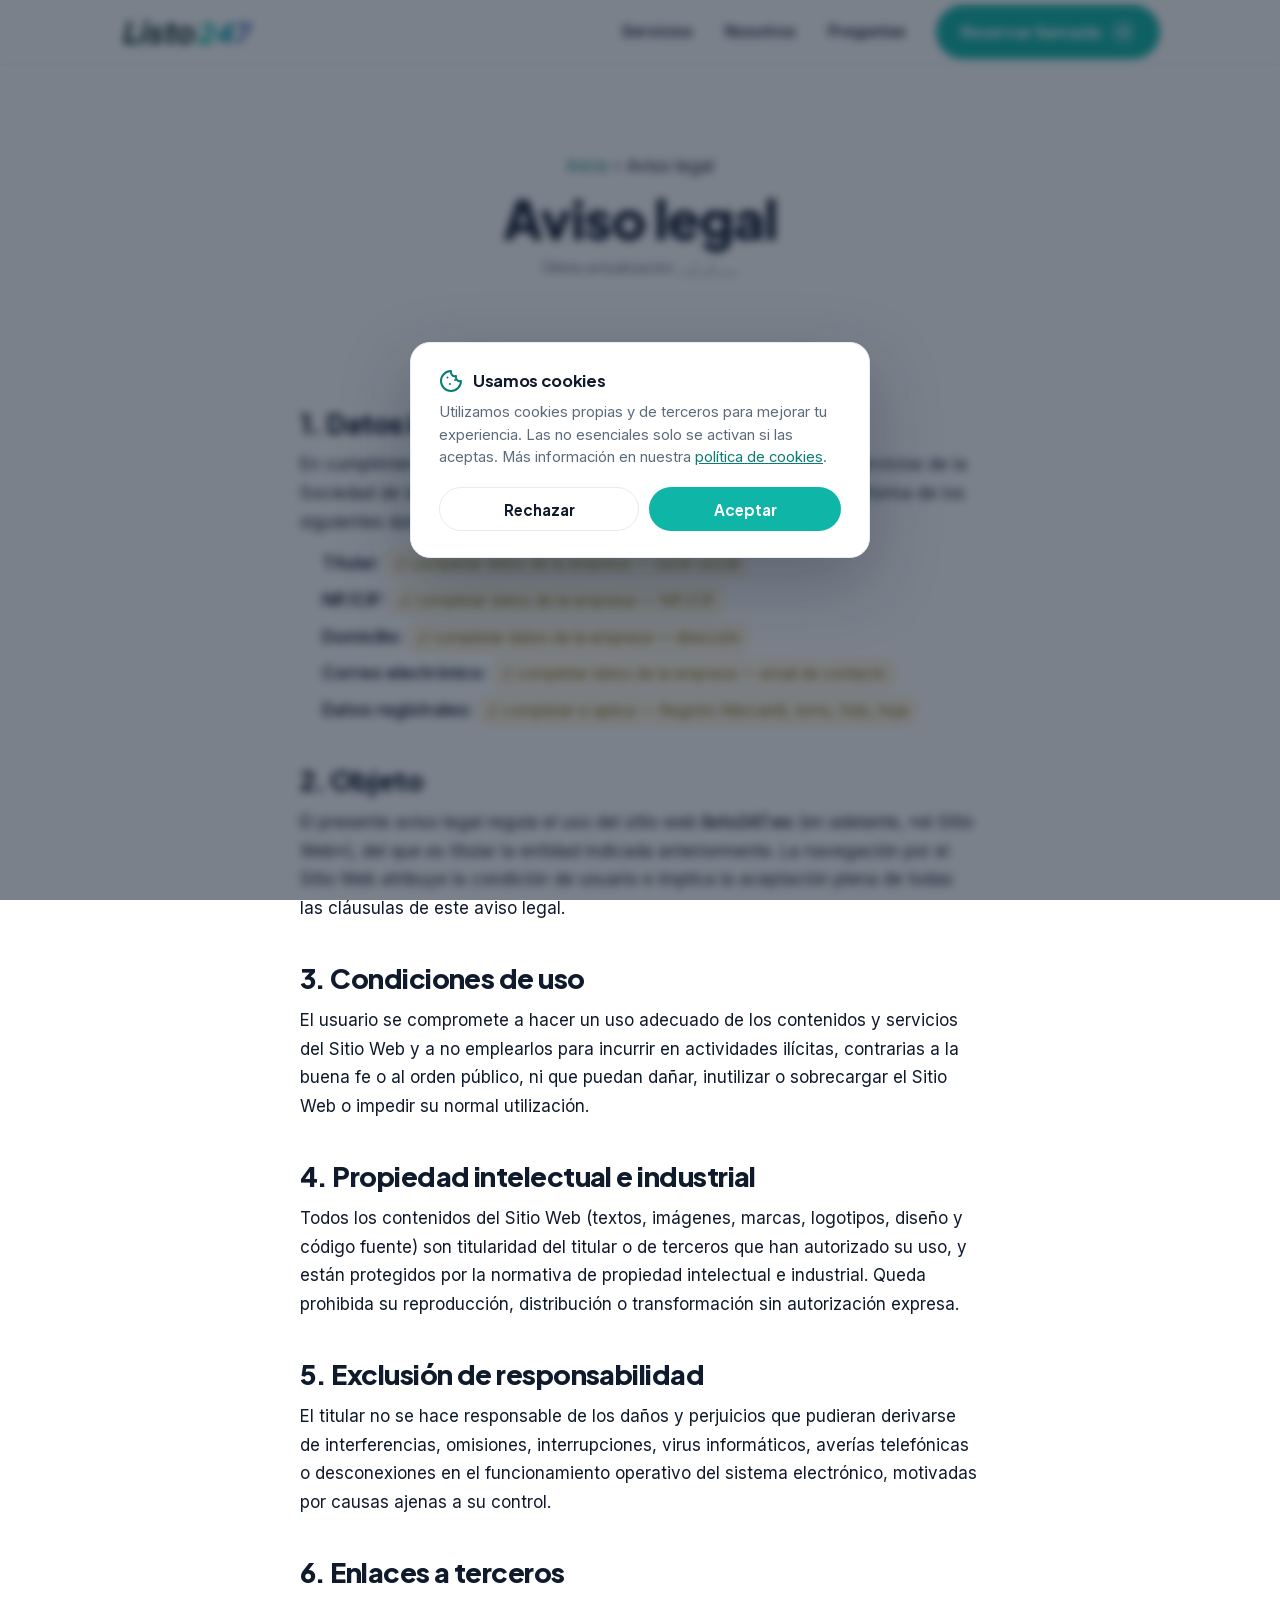
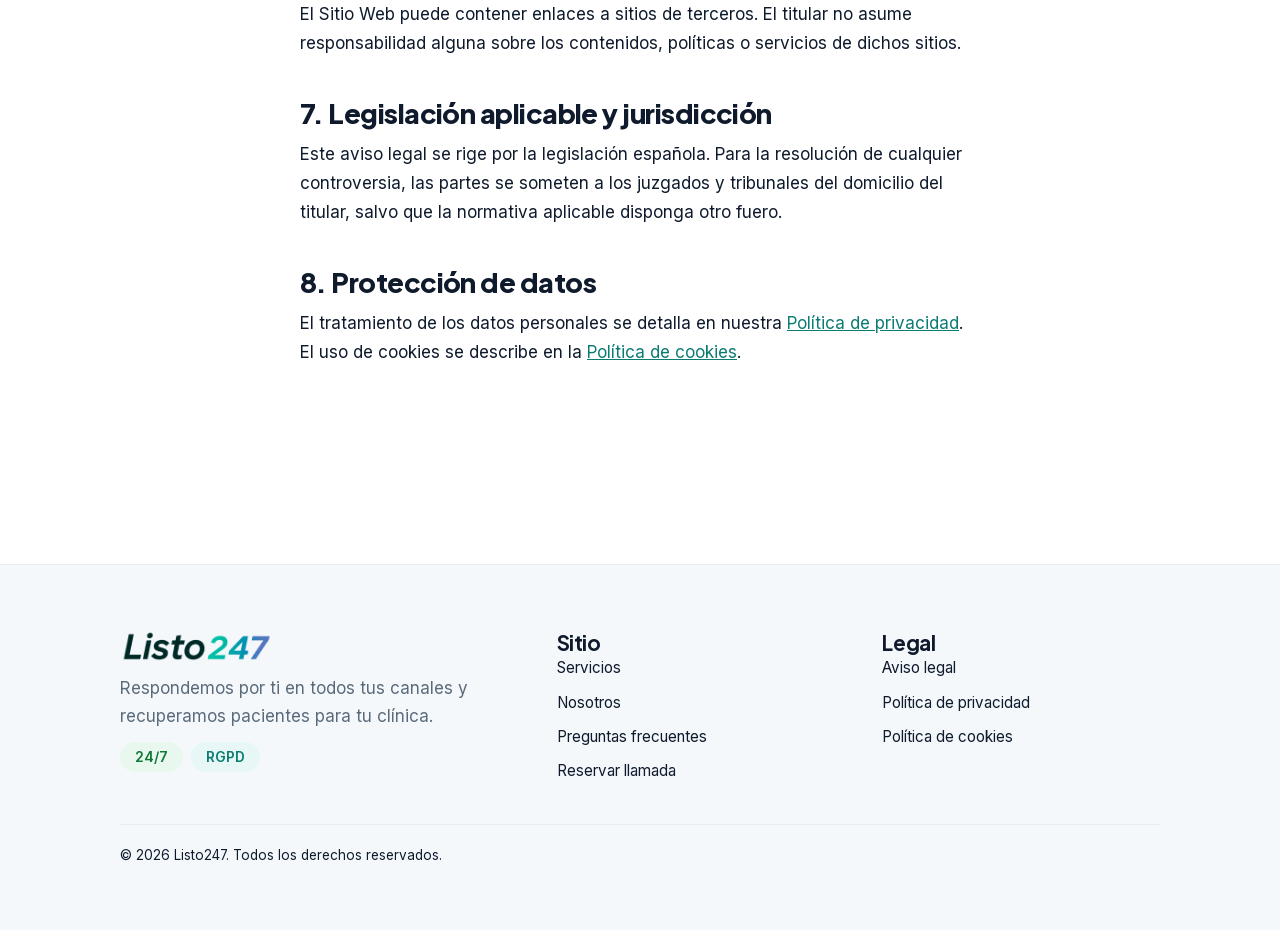
<file: aviso-legal.html>
<!DOCTYPE html>
<html lang="es-ES">
<head>
<meta charset="UTF-8" />
<meta name="viewport" content="width=device-width, initial-scale=1" />

<title>Aviso legal | Listo247</title>
<meta name="description" content="Aviso legal de Listo247 conforme a la Ley 34/2002 (LSSI-CE): titular, datos identificativos, condiciones de uso y propiedad intelectual." />
<meta name="theme-color" content="#0FB5A6" />
<meta name="robots" content="index,follow" />
<link rel="canonical" href="https://listo247.es/aviso-legal.html" />
<link rel="alternate" hreflang="es-ES" href="https://listo247.es/aviso-legal.html" />
<link rel="alternate" hreflang="x-default" href="https://listo247.es/aviso-legal.html" />

<link rel="icon" href="/assets/favicon.svg" type="image/svg+xml" />
<link rel="icon" type="image/png" sizes="32x32" href="/assets/icons/favicon-32.png" />
<link rel="icon" type="image/png" sizes="16x16" href="/assets/icons/favicon-16.png" />
<link rel="apple-touch-icon" href="/assets/icons/icon-180.png" />
<link rel="manifest" href="/manifest.json" />

<link rel="preload" href="/fonts/plus-jakarta-sans-latin.woff2" as="font" type="font/woff2" crossorigin />
<link rel="preload" href="/fonts/inter-latin.woff2" as="font" type="font/woff2" crossorigin />

<style>
  :root{
    --bg:#FFFFFF; --bg-soft:#F4F8FB; --surface:#FFFFFF;
    --ink:#0F1B2D; --muted:#5B6B7B; --line:#E6ECF1;
    --primary:#0FB5A6; --primary-deep:#0B7C73; --primary-soft:#E6F7F5;
    --ok:#16A34A; --radius:18px; --shadow:0 10px 40px rgba(15,27,45,.08);
    --maxw:1120px;
    --font-head:'Plus Jakarta Sans',system-ui,-apple-system,Segoe UI,sans-serif;
    --font-body:'Inter',system-ui,-apple-system,Segoe UI,sans-serif;
  }
  body{font-family:var(--font-body);color:var(--ink);background:var(--bg)}
  .container{max-width:var(--maxw);margin-inline:auto;padding-inline:clamp(16px,5vw,40px)}
  .site-header{position:sticky;top:0;z-index:50;background:rgba(255,255,255,.96);border-bottom:1px solid var(--line)}
  .site-header .container{display:flex;align-items:center;justify-content:space-between;height:64px}
  .brand{font-family:var(--font-head);font-weight:800;font-size:1.25rem;letter-spacing:-.02em;display:flex;align-items:center;gap:10px}
  .brand img{width:28px;height:28px}
  .site-header.is-scrolled{background:rgba(255,255,255,.95);box-shadow:0 6px 24px rgba(15,27,45,.06)}
</style>

<link rel="stylesheet" href="/css/reset.css" />
<link rel="stylesheet" href="/css/fonts.css" />
<link rel="stylesheet" href="/css/design-system.css" />
<link rel="stylesheet" href="/css/animations.css" />
<link rel="stylesheet" href="/css/paginas.css" />

<script type="application/ld+json">
{
  "@context": "https://schema.org",
  "@type": "BreadcrumbList",
  "itemListElement": [
    { "@type": "ListItem", "position": 1, "name": "Inicio", "item": "https://listo247.es/" },
    { "@type": "ListItem", "position": 2, "name": "Aviso legal", "item": "https://listo247.es/aviso-legal.html" }
  ]
}
</script>

<script src="/js/main.js" defer></script>
<script src="/js/animations.js" defer></script>
</head>
<body>

<a class="skip-link" href="#main">Saltar al contenido</a>

<header class="site-header">
  <div class="container">
    <a class="brand" href="/" aria-label="Listo247 — inicio">
      <img src="/assets/logo-listo247-wordmark.png" alt="Listo247" class="brand__logo" />
    </a>
    <button class="nav-toggle" type="button" aria-expanded="false" aria-controls="primary-nav" aria-label="Abrir menú"><span></span></button>
    <nav id="primary-nav" class="nav" aria-label="Principal" data-open="false">
      <ul class="nav__list">
        <li><a class="nav__link" href="/servicios.html">Servicios</a></li>
        <li><a class="nav__link" href="/sobre-nosotros.html">Nosotros</a></li>
        <li><a class="nav__link" href="/preguntas-frecuentes.html">Preguntas</a></li>
      </ul>
      <a class="btn btn--primary nav__cta" href="/reservar.html" data-spark>
        Reservar llamada
        <span class="btn__icon" aria-hidden="true"><svg viewBox="0 0 24 24" fill="none" stroke="currentColor" stroke-width="2.5" stroke-linecap="round" stroke-linejoin="round"><path d="M5 12h14M13 6l6 6-6 6"/></svg></span>
      </a>
    </nav>
  </div>
</header>

<main id="main">
  <section class="page-hero container">
    <nav class="breadcrumb" aria-label="Migas de pan">
      <a href="/">Inicio</a> › <span aria-current="page">Aviso legal</span>
    </nav>
    <h1 style="margin:8px 0">Aviso legal</h1>
    <p class="legal__updated">Última actualización: <!-- completar datos de la empresa -->__/__/____</p>
  </section>

  <section class="section" style="padding-top:0">
    <div class="container legal">

      <h2>1. Datos identificativos del titular</h2>
      <p>En cumplimiento del artículo 10 de la Ley 34/2002, de 11 de julio, de Servicios de la Sociedad de la Información y de Comercio Electrónico (LSSI-CE), se informa de los siguientes datos del titular de este sitio web:</p>
      <ul>
        <li><strong>Titular:</strong> <span class="todo">// completar datos de la empresa — razón social</span></li>
        <li><strong>NIF/CIF:</strong> <span class="todo">// completar datos de la empresa — NIF/CIF</span></li>
        <li><strong>Domicilio:</strong> <span class="todo">// completar datos de la empresa — dirección</span></li>
        <li><strong>Correo electrónico:</strong> <span class="todo">// completar datos de la empresa — email de contacto</span></li>
        <li><strong>Datos registrales:</strong> <span class="todo">// completar si aplica — Registro Mercantil, tomo, folio, hoja</span></li>
      </ul>

      <h2>2. Objeto</h2>
      <p>El presente aviso legal regula el uso del sitio web <strong>listo247.es</strong> (en adelante, «el Sitio Web»), del que es titular la entidad indicada anteriormente. La navegación por el Sitio Web atribuye la condición de usuario e implica la aceptación plena de todas las cláusulas de este aviso legal.</p>

      <h2>3. Condiciones de uso</h2>
      <p>El usuario se compromete a hacer un uso adecuado de los contenidos y servicios del Sitio Web y a no emplearlos para incurrir en actividades ilícitas, contrarias a la buena fe o al orden público, ni que puedan dañar, inutilizar o sobrecargar el Sitio Web o impedir su normal utilización.</p>

      <h2>4. Propiedad intelectual e industrial</h2>
      <p>Todos los contenidos del Sitio Web (textos, imágenes, marcas, logotipos, diseño y código fuente) son titularidad del titular o de terceros que han autorizado su uso, y están protegidos por la normativa de propiedad intelectual e industrial. Queda prohibida su reproducción, distribución o transformación sin autorización expresa.</p>

      <h2>5. Exclusión de responsabilidad</h2>
      <p>El titular no se hace responsable de los daños y perjuicios que pudieran derivarse de interferencias, omisiones, interrupciones, virus informáticos, averías telefónicas o desconexiones en el funcionamiento operativo del sistema electrónico, motivadas por causas ajenas a su control.</p>

      <h2>6. Enlaces a terceros</h2>
      <p>El Sitio Web puede contener enlaces a sitios de terceros. El titular no asume responsabilidad alguna sobre los contenidos, políticas o servicios de dichos sitios.</p>

      <h2>7. Legislación aplicable y jurisdicción</h2>
      <p>Este aviso legal se rige por la legislación española. Para la resolución de cualquier controversia, las partes se someten a los juzgados y tribunales del domicilio del titular, salvo que la normativa aplicable disponga otro fuero.</p>

      <h2>8. Protección de datos</h2>
      <p>El tratamiento de los datos personales se detalla en nuestra <a href="/privacidad.html">Política de privacidad</a>. El uso de cookies se describe en la <a href="/politica-cookies.html">Política de cookies</a>.</p>

    </div>
  </section>
</main>

<footer class="site-footer">
  <div class="container">
    <div class="footer__grid">
      <div>
        <div class="footer__brand"><img src="/assets/logo-listo247-wordmark.png" alt="Listo247" class="brand__logo" /></div>
        <p class="muted measure">Respondemos por ti en todos tus canales y recuperamos pacientes para tu clínica.</p>
        <div class="footer__channels"><span class="chip chip--ok">24/7</span><span class="chip chip--accent">RGPD</span></div>
      </div>
      <div>
        <h4>Sitio</h4>
        <div class="footer__links">
          <a href="/servicios.html">Servicios</a>
          <a href="/sobre-nosotros.html">Nosotros</a>
          <a href="/preguntas-frecuentes.html">Preguntas frecuentes</a>
          <a href="/reservar.html">Reservar llamada</a>
        </div>
      </div>
      <div>
        <h4>Legal</h4>
        <div class="footer__links">
          <a href="/aviso-legal.html">Aviso legal</a>
          <a href="/privacidad.html">Política de privacidad</a>
          <a href="/politica-cookies.html">Política de cookies</a>
        </div>
      </div>
    </div>
    <div class="footer__bottom">
      <p>© <span data-year>2026</span> Listo247. Todos los derechos reservados.</p>
    </div>
  </div>
</footer>

</body>
</html>
</file>
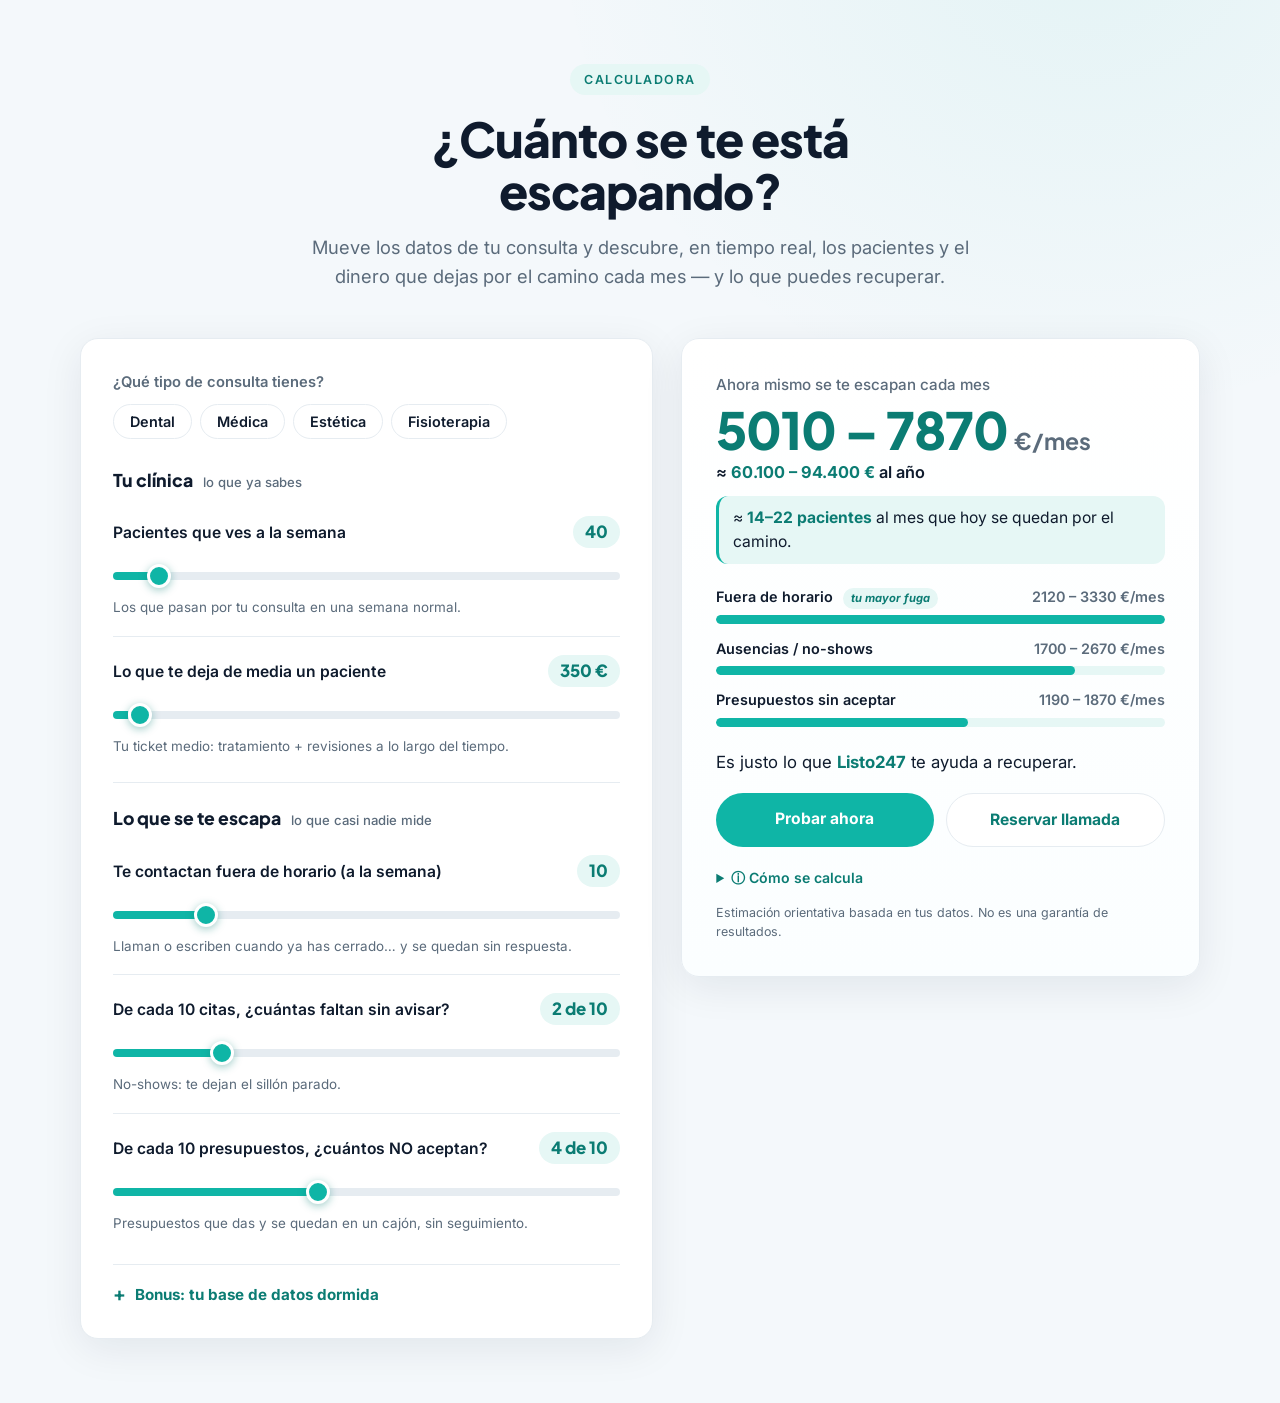
<file: calculadora.html>
<!DOCTYPE html>
<!--
  DEMO standalone de la calculadora "¿Cuánto se te escapa?".
  En el sitio final será una <section> dentro de index.html con los tokens compartidos.
  Fuentes: aquí vía Google Fonts para igualar el look; en producción se auto-alojan.
-->
<html lang="es-ES">
<head>
<meta charset="UTF-8" />
<meta name="viewport" content="width=device-width, initial-scale=1" />
<!-- Demo standalone no enlazado; su contenido vive en index.html#calculadora. Evitamos contenido duplicado. -->
<meta name="robots" content="noindex, nofollow" />
<title>Calculadora — ¿Cuánto se te está escapando? | Listo247</title>
<meta name="description" content="Descubre en tiempo real cuánto dinero deja escapar tu clínica cada mes y cuántos pacientes puedes recuperar." />
<link rel="preconnect" href="https://fonts.googleapis.com" />
<link rel="preconnect" href="https://fonts.gstatic.com" crossorigin />
<link href="https://fonts.googleapis.com/css2?family=Plus+Jakarta+Sans:wght@600;700;800&family=Inter:wght@400;500;600&display=swap" rel="stylesheet" />
<style>
  *,*::before,*::after{box-sizing:border-box;margin:0;padding:0}
  :root{
    --bg:#FFFFFF; --bg-soft:#F4F8FB; --surface:#FFFFFF;
    --ink:#0F1B2D; --muted:#5B6B7B; --line:#E6ECF1;
    --primary:#0FB5A6; --primary-deep:#0B7C73; --primary-soft:#E6F7F5;
    --ok:#16A34A; --radius:18px; --shadow:0 10px 40px rgba(15,27,45,.08);
  }
  body{
    font-family:'Inter',system-ui,sans-serif; color:var(--ink);
    background:
      radial-gradient(60% 50% at 85% -5%, rgba(15,181,166,.07), transparent 70%),
      var(--bg-soft);
    line-height:1.55; -webkit-font-smoothing:antialiased;
    padding:clamp(20px,5vw,64px) clamp(16px,5vw,40px);
  }
  .calc{max-width:1120px;margin:0 auto}

  /* Intro */
  .calc-intro{text-align:center;max-width:680px;margin:0 auto clamp(28px,4vw,48px)}
  .eyebrow{
    display:inline-block;font-size:.78rem;font-weight:600;letter-spacing:.12em;
    text-transform:uppercase;color:var(--primary-deep);
    background:var(--primary-soft);padding:6px 14px;border-radius:100px;margin-bottom:18px;
  }
  .calc-intro h1{
    font-family:'Plus Jakarta Sans',sans-serif;font-weight:800;
    font-size:clamp(1.9rem,4.5vw,3rem);line-height:1.08;letter-spacing:-.02em;
  }
  .calc-intro .lead{color:var(--muted);font-size:clamp(1rem,2vw,1.15rem);margin-top:16px}

  /* Grid */
  .calc-grid{display:grid;grid-template-columns:1.05fr .95fr;gap:clamp(16px,2.5vw,28px);align-items:start}
  @media(max-width:860px){.calc-grid{grid-template-columns:1fr}}

  .panel{background:var(--surface);border:1px solid var(--line);border-radius:var(--radius);box-shadow:var(--shadow)}
  .inputs{padding:clamp(20px,3vw,32px)}

  /* Presets */
  .presets{margin-bottom:6px}
  .presets-q{display:block;font-weight:600;font-size:.92rem;color:var(--muted);margin-bottom:10px}
  .chips{display:flex;flex-wrap:wrap;gap:8px}
  .chip{
    font-family:inherit;font-size:.9rem;font-weight:600;cursor:pointer;
    padding:8px 16px;border-radius:100px;border:1.5px solid var(--line);
    background:#fff;color:var(--ink);transition:all .15s;
  }
  .chip:hover{border-color:var(--primary)}
  .chip.active{background:var(--primary);color:#fff;border-color:var(--primary)}

  /* Groups */
  .group{padding:22px 0 4px}
  .group + .group{border-top:1px solid var(--line);margin-top:4px}
  .group-head{display:flex;align-items:baseline;gap:10px;margin-bottom:4px}
  .group-head h2{font-family:'Plus Jakarta Sans',sans-serif;font-size:1.1rem;font-weight:800}
  .group-head span{font-size:.82rem;color:var(--muted);font-weight:500}

  /* Fields / sliders */
  .field{padding:18px 0;border-bottom:1px solid var(--line)}
  .group .field:last-child{border-bottom:0}
  .field label{display:flex;justify-content:space-between;align-items:baseline;gap:12px;
    font-weight:600;font-size:.98rem;margin-bottom:14px}
  .field output{
    font-family:'Plus Jakarta Sans',sans-serif;font-weight:800;font-size:1.05rem;
    color:var(--primary-deep);background:var(--primary-soft);
    padding:3px 12px;border-radius:100px;white-space:nowrap;
  }
  .help{font-size:.84rem;color:var(--muted);margin-top:10px}

  input[type=range]{
    -webkit-appearance:none;appearance:none;width:100%;height:8px;border-radius:100px;
    background:var(--line);outline:none;cursor:pointer;
  }
  input[type=range]:focus-visible{box-shadow:0 0 0 4px rgba(15,181,166,.25)}
  input[type=range]::-webkit-slider-thumb{
    -webkit-appearance:none;appearance:none;width:24px;height:24px;border-radius:50%;
    background:var(--primary);border:3px solid #fff;box-shadow:0 2px 8px rgba(11,124,115,.4);
    cursor:grab;transition:transform .15s;
  }
  input[type=range]::-webkit-slider-thumb:active{transform:scale(1.15);cursor:grabbing}
  input[type=range]::-moz-range-thumb{
    width:24px;height:24px;border-radius:50%;background:var(--primary);
    border:3px solid #fff;box-shadow:0 2px 8px rgba(11,124,115,.4);cursor:grab;
  }

  /* Bonus */
  details.bonus{margin-top:8px;border-top:1px solid var(--line);padding-top:18px}
  details.bonus summary{
    list-style:none;cursor:pointer;font-weight:700;color:var(--primary-deep);
    display:flex;align-items:center;gap:8px;font-size:.95rem;
  }
  details.bonus summary::-webkit-details-marker{display:none}
  details.bonus summary::before{content:'+';font-size:1.2rem;line-height:1;width:14px}
  details.bonus[open] summary::before{content:'–'}
  details.bonus .field{padding-top:18px;border-bottom:1px solid var(--line)}
  details.bonus .field:last-child{border-bottom:0}

  /* Result */
  .result{padding:clamp(22px,3vw,34px);position:sticky;top:24px;background:linear-gradient(180deg,#fff,#fbfeff)}
  @media(max-width:860px){.result{position:static}}
  .result-label{color:var(--muted);font-size:.95rem;font-weight:500}
  .hero{
    font-family:'Plus Jakarta Sans',sans-serif;font-weight:800;color:var(--primary-deep);
    font-size:clamp(2.1rem,6vw,3.2rem);line-height:1.05;letter-spacing:-.02em;margin:6px 0 4px;
  }
  .hero .cur{font-size:.45em;color:var(--muted);font-weight:700;margin-left:6px;letter-spacing:0}
  .result-year{color:var(--ink);font-weight:600;font-size:1.02rem}
  .result-year b{color:var(--primary-deep)}
  .tangible{margin-top:10px;font-size:.98rem;color:var(--ink);background:var(--primary-soft);
    padding:10px 14px;border-radius:12px;border-left:3px solid var(--primary)}
  .tangible b{color:var(--primary-deep)}

  .breakdown{margin:22px 0;display:grid;gap:14px}
  .bd-row{display:grid;gap:6px}
  .bd-top{display:flex;justify-content:space-between;font-size:.9rem;align-items:center;gap:8px}
  .bd-top .lbl{color:var(--ink);font-weight:600}
  .bd-top .val{color:var(--muted);font-weight:600;white-space:nowrap}
  .tag{display:none;font-size:.7rem;font-weight:700;color:var(--primary-deep);
    background:var(--primary-soft);padding:2px 8px;border-radius:100px;margin-left:6px;vertical-align:middle}
  .bd-bar{height:9px;border-radius:100px;background:var(--primary-soft);overflow:hidden}
  .bd-fill{height:100%;border-radius:100px;background:var(--primary);width:0;transition:width .3s ease}

  .bonus-result{margin:4px 0 20px;padding:16px;border-radius:14px;
    background:var(--primary-soft);border:1px dashed rgba(15,181,166,.4)}
  .bonus-result p{font-size:.9rem;color:var(--primary-deep)}
  .bonus-num{font-family:'Plus Jakarta Sans',sans-serif;font-weight:800;font-size:1.5rem;color:var(--primary-deep);margin:2px 0}
  .bonus-num small{font-size:.55em;font-weight:600;color:var(--muted)}
  .bonus-note{color:var(--muted)!important;font-size:.8rem!important;margin-top:4px}

  .recover-line{font-size:1.05rem;margin:4px 0 18px}
  .recover-line strong{color:var(--primary-deep)}

  .cta{display:flex;gap:12px;flex-wrap:wrap}
  .btn{flex:1;min-width:150px;text-align:center;text-decoration:none;font-weight:700;
    padding:14px 22px;border-radius:100px;font-size:.98rem;transition:transform .15s,box-shadow .2s,background .2s}
  .btn-primary{background:var(--primary);color:#fff}
  .btn-primary:hover{background:var(--primary-deep);transform:translateY(-2px);box-shadow:0 10px 26px rgba(11,124,115,.35)}
  .btn-ghost{background:#fff;color:var(--primary-deep);border:1.5px solid var(--line)}
  .btn-ghost:hover{border-color:var(--primary);transform:translateY(-2px)}

  details.how{margin-top:20px;font-size:.88rem}
  details.how summary{cursor:pointer;color:var(--primary-deep);font-weight:600}
  details.how .how-body{margin-top:12px;padding:14px 16px;background:var(--bg-soft);border-radius:12px;color:var(--muted);line-height:1.7}
  details.how code{font-family:ui-monospace,Menlo,monospace;color:var(--ink);font-size:.85em}
  .disclaimer{margin-top:14px;font-size:.78rem;color:var(--muted)}

  @media(prefers-reduced-motion:reduce){.bd-fill{transition:none}.btn:hover,.chip:hover{transform:none}}
</style>
</head>
<body>
<main class="calc">
  <header class="calc-intro">
    <span class="eyebrow">Calculadora</span>
    <h1>¿Cuánto se te está escapando?</h1>
    <p class="lead">Mueve los datos de tu consulta y descubre, en tiempo real, los pacientes y el dinero que dejas por el camino cada mes — y lo que puedes recuperar.</p>
  </header>

  <div class="calc-grid">
    <!-- INPUTS -->
    <section class="panel inputs" aria-label="Datos de tu clínica">
      <div class="presets">
        <span class="presets-q">¿Qué tipo de consulta tienes?</span>
        <div class="chips" role="group" aria-label="Tipo de consulta">
          <button type="button" class="chip" data-val="450">Dental</button>
          <button type="button" class="chip" data-val="150">Médica</button>
          <button type="button" class="chip" data-val="350">Estética</button>
          <button type="button" class="chip" data-val="120">Fisioterapia</button>
        </div>
      </div>

      <div class="group">
        <div class="group-head"><h2>Tu clínica</h2><span>lo que ya sabes</span></div>
        <div class="field">
          <label for="s-pac">Pacientes que ves a la semana <output id="o-pac">40</output></label>
          <input type="range" id="s-pac" min="5" max="500" step="1" value="40" aria-describedby="h-pac" />
          <p class="help" id="h-pac">Los que pasan por tu consulta en una semana normal.</p>
        </div>
        <div class="field">
          <label for="s-val">Lo que te deja de media un paciente <output id="o-val">350 €</output></label>
          <input type="range" id="s-val" min="50" max="10000" step="10" value="350" aria-describedby="h-val" />
          <p class="help" id="h-val">Tu ticket medio: tratamiento + revisiones a lo largo del tiempo.</p>
        </div>
      </div>

      <div class="group">
        <div class="group-head"><h2>Lo que se te escapa</h2><span>lo que casi nadie mide</span></div>
        <div class="field">
          <label for="s-after">Te contactan fuera de horario (a la semana) <output id="o-after">10</output></label>
          <input type="range" id="s-after" min="0" max="60" step="1" value="10" aria-describedby="h-after" />
          <p class="help" id="h-after">Llaman o escriben cuando ya has cerrado… y se quedan sin respuesta.</p>
        </div>
        <div class="field">
          <label for="s-noshow">De cada 10 citas, ¿cuántas faltan sin avisar? <output id="o-noshow">2 de 10</output></label>
          <input type="range" id="s-noshow" min="0" max="10" step="1" value="2" aria-describedby="h-noshow" />
          <p class="help" id="h-noshow">No-shows: te dejan el sillón parado.</p>
        </div>
        <div class="field">
          <label for="s-presu">De cada 10 presupuestos, ¿cuántos NO aceptan? <output id="o-presu">4 de 10</output></label>
          <input type="range" id="s-presu" min="0" max="10" step="1" value="4" aria-describedby="h-presu" />
          <p class="help" id="h-presu">Presupuestos que das y se quedan en un cajón, sin seguimiento.</p>
        </div>
      </div>

      <details class="bonus">
        <summary>Bonus: tu base de datos dormida</summary>
        <div class="field">
          <label for="b-db">Pacientes en tu base de datos <output id="o-db">1.500</output></label>
          <input type="range" id="b-db" min="0" max="50000" step="100" value="1500" aria-describedby="h-db" />
          <p class="help" id="h-db">Pacientes de siempre que llevan tiempo sin aparecer.</p>
        </div>
        <div class="field">
          <label for="b-val">Lo que deja un paciente que vuelve <output id="o-bval">350 €</output></label>
          <input type="range" id="b-val" min="50" max="10000" step="10" value="350" aria-describedby="h-bval" />
          <p class="help" id="h-bval">Puedes bajarlo: muchos vuelven primero solo por una revisión.</p>
        </div>
      </details>
    </section>

    <!-- RESULT -->
    <aside class="panel result" aria-live="polite">
      <p class="result-label">Ahora mismo se te escapan cada mes</p>
      <p class="hero"><span id="r-low">0</span> – <span id="r-high">0</span><span class="cur">€/mes</span></p>
      <p class="result-year">≈ <b><span id="r-ylow">0</span> – <span id="r-yhigh">0</span> €</b> al año</p>
      <p class="tangible" id="tangible"></p>

      <div class="breakdown" aria-label="De dónde viene">
        <div class="bd-row">
          <div class="bd-top"><span class="lbl">Fuera de horario <i class="tag" id="tag-hor">tu mayor fuga</i></span><span class="val" id="bd-hor">—</span></div>
          <div class="bd-bar"><div class="bd-fill" id="f-hor"></div></div>
        </div>
        <div class="bd-row">
          <div class="bd-top"><span class="lbl">Ausencias / no-shows <i class="tag" id="tag-no">tu mayor fuga</i></span><span class="val" id="bd-no">—</span></div>
          <div class="bd-bar"><div class="bd-fill" id="f-no"></div></div>
        </div>
        <div class="bd-row">
          <div class="bd-top"><span class="lbl">Presupuestos sin aceptar <i class="tag" id="tag-pre">tu mayor fuga</i></span><span class="val" id="bd-pre">—</span></div>
          <div class="bd-bar"><div class="bd-fill" id="f-pre"></div></div>
        </div>
      </div>

      <div class="bonus-result" id="bonus-box" hidden>
        <p>Y además, de tu base de datos dormida:</p>
        <p class="bonus-num">+ <span id="r-bonus">0</span> € <small>una sola vez</small></p>
        <p class="bonus-note">Escenario conservador: solo un 5 % (<span id="r-dbn">0</span> pacientes) recuperados.</p>
      </div>

      <p class="recover-line">Es justo lo que <strong>Listo247</strong> te ayuda a recuperar.</p>

      <div class="cta">
        <a class="btn btn-primary" href="#" data-widget>Probar ahora</a>
        <a class="btn btn-ghost" href="#">Reservar llamada</a>
      </div>

      <details class="how">
        <summary>ⓘ Cómo se calcula</summary>
        <div class="how-body">
          Sobre 4,33 semanas/mes sumamos tres fugas:<br />
          • <b>Fuera de horario</b> = contactos × lo que deja un paciente<br />
          • <b>Ausencias</b> = citas × % de no-shows × valor<br />
          • <b>Presupuestos</b> = citas × <code>0,35</code> (presupuestos por visita) × % sin aceptar × valor<br /><br />
          De esa oportunidad total, Listo247 recupera de forma realista <b>entre el 14 % y el 22 %</b>
          (14 % = solo algunos canales; 22 % = con chat, voz, recordatorios y seguimiento en marcha).<br />
          El bonus de base de datos es un cálculo aparte, de una sola vez: <code>5 % × pacientes × valor</code>.
        </div>
      </details>
      <p class="disclaimer">Estimación orientativa basada en tus datos. No es una garantía de resultados.</p>
    </aside>
  </div>
</main>

<script>
(function(){
  var W=4.33, PRESU_RATE=0.35, LOW=0.14, HIGH=0.22, REACT=0.05;
  var reduce = window.matchMedia('(prefers-reduced-motion: reduce)').matches;

  var nf0 = new Intl.NumberFormat('es-ES',{maximumFractionDigits:0});
  function num(n){ return nf0.format(Math.max(0,Math.round(n))); }
  function r10(n){ return Math.round(n/10)*10; }
  function r100(n){ return Math.round(n/100)*100; }

  var el = function(id){ return document.getElementById(id); };
  var ranges = ['s-pac','s-val','s-after','s-noshow','s-presu','b-db','b-val'].map(el);

  function fill(r){
    var p=(r.value-r.min)/(r.max-r.min)*100;
    r.style.background='linear-gradient(to right, var(--primary) '+p+'%, var(--line) '+p+'%)';
  }
  function range(lo, hi){ return num(r10(lo))+' – '+num(r10(hi)); }

  function compute(animate){
    var A=+el('s-pac').value, V=+el('s-val').value, C=+el('s-after').value,
        N=+el('s-noshow').value, Q=+el('s-presu').value,
        DB=+el('b-db').value, BV=+el('b-val').value;

    el('o-pac').textContent=num(A);
    el('o-val').textContent=num(V)+' €';
    el('o-after').textContent=num(C);
    el('o-noshow').textContent=N+' de 10';
    el('o-presu').textContent=Q+' de 10';
    el('o-db').textContent=num(DB);
    el('o-bval').textContent=num(BV)+' €';
    ranges.forEach(fill);

    var fHor=C*W*V, fNo=A*(N/10)*W*V, fPre=A*PRESU_RATE*(Q/10)*W*V;
    var G=fHor+fNo+fPre;
    var mLow=G*LOW, mHigh=G*HIGH;

    setNum('r-low', r10(mLow), animate);
    setNum('r-high', r10(mHigh), animate);
    setNum('r-ylow', r100(mLow*12), animate);
    setNum('r-yhigh', r100(mHigh*12), animate);

    // traducción a pacientes (su idioma)
    var tl = V>0 ? Math.round(mLow/V) : 0, th = V>0 ? Math.round(mHigh/V) : 0;
    var t = (tl===th ? tl : tl+'–'+th);
    el('tangible').innerHTML='≈ <b>'+t+' paciente'+(th===1?'':'s')+'</b> al mes que hoy se quedan por el camino.';

    // breakdown (parte recuperable por fuga)
    var max=Math.max(fHor,fNo,fPre,1);
    el('f-hor').style.width=(fHor/max*100)+'%';
    el('f-no').style.width=(fNo/max*100)+'%';
    el('f-pre').style.width=(fPre/max*100)+'%';
    el('bd-hor').textContent=range(fHor*LOW,fHor*HIGH)+' €/mes';
    el('bd-no').textContent=range(fNo*LOW,fNo*HIGH)+' €/mes';
    el('bd-pre').textContent=range(fPre*LOW,fPre*HIGH)+' €/mes';

    // resaltar la mayor fuga
    ['tag-hor','tag-no','tag-pre'].forEach(function(id){ el(id).style.display='none'; });
    var biggest=Math.max(fHor,fNo,fPre);
    if(biggest>0){ el(biggest===fHor?'tag-hor':(biggest===fNo?'tag-no':'tag-pre')).style.display='inline-block'; }

    // bonus
    var box=el('bonus-box'), open=document.querySelector('details.bonus').open && DB>0;
    box.hidden=!open;
    if(open){ el('r-bonus').textContent=num(r10(DB*REACT*BV)); el('r-dbn').textContent=num(DB*REACT); }
  }

  function setNum(id, target, animate){
    var node=el(id);
    if(!animate || reduce){ node.textContent=num(target); return; }
    var start=performance.now(), dur=650;
    function step(t){
      var p=Math.min((t-start)/dur,1), eased=1-Math.pow(1-p,3);
      node.textContent=num(target*eased);
      if(p<1) requestAnimationFrame(step);
    }
    requestAnimationFrame(step);
  }

  ranges.forEach(function(r){ r.addEventListener('input', function(){ compute(false); }); });
  document.querySelector('details.bonus').addEventListener('toggle', function(){ compute(false); });

  // presets por tipo de consulta → fijan el ticket medio
  var chips=document.querySelectorAll('.chip');
  chips.forEach(function(c){ c.addEventListener('click', function(){
    chips.forEach(function(x){ x.classList.remove('active'); });
    c.classList.add('active');
    el('s-val').value=c.dataset.val;
    compute(false);
  });});

  compute(true);
})();
</script>
</body>
</html>
</file>
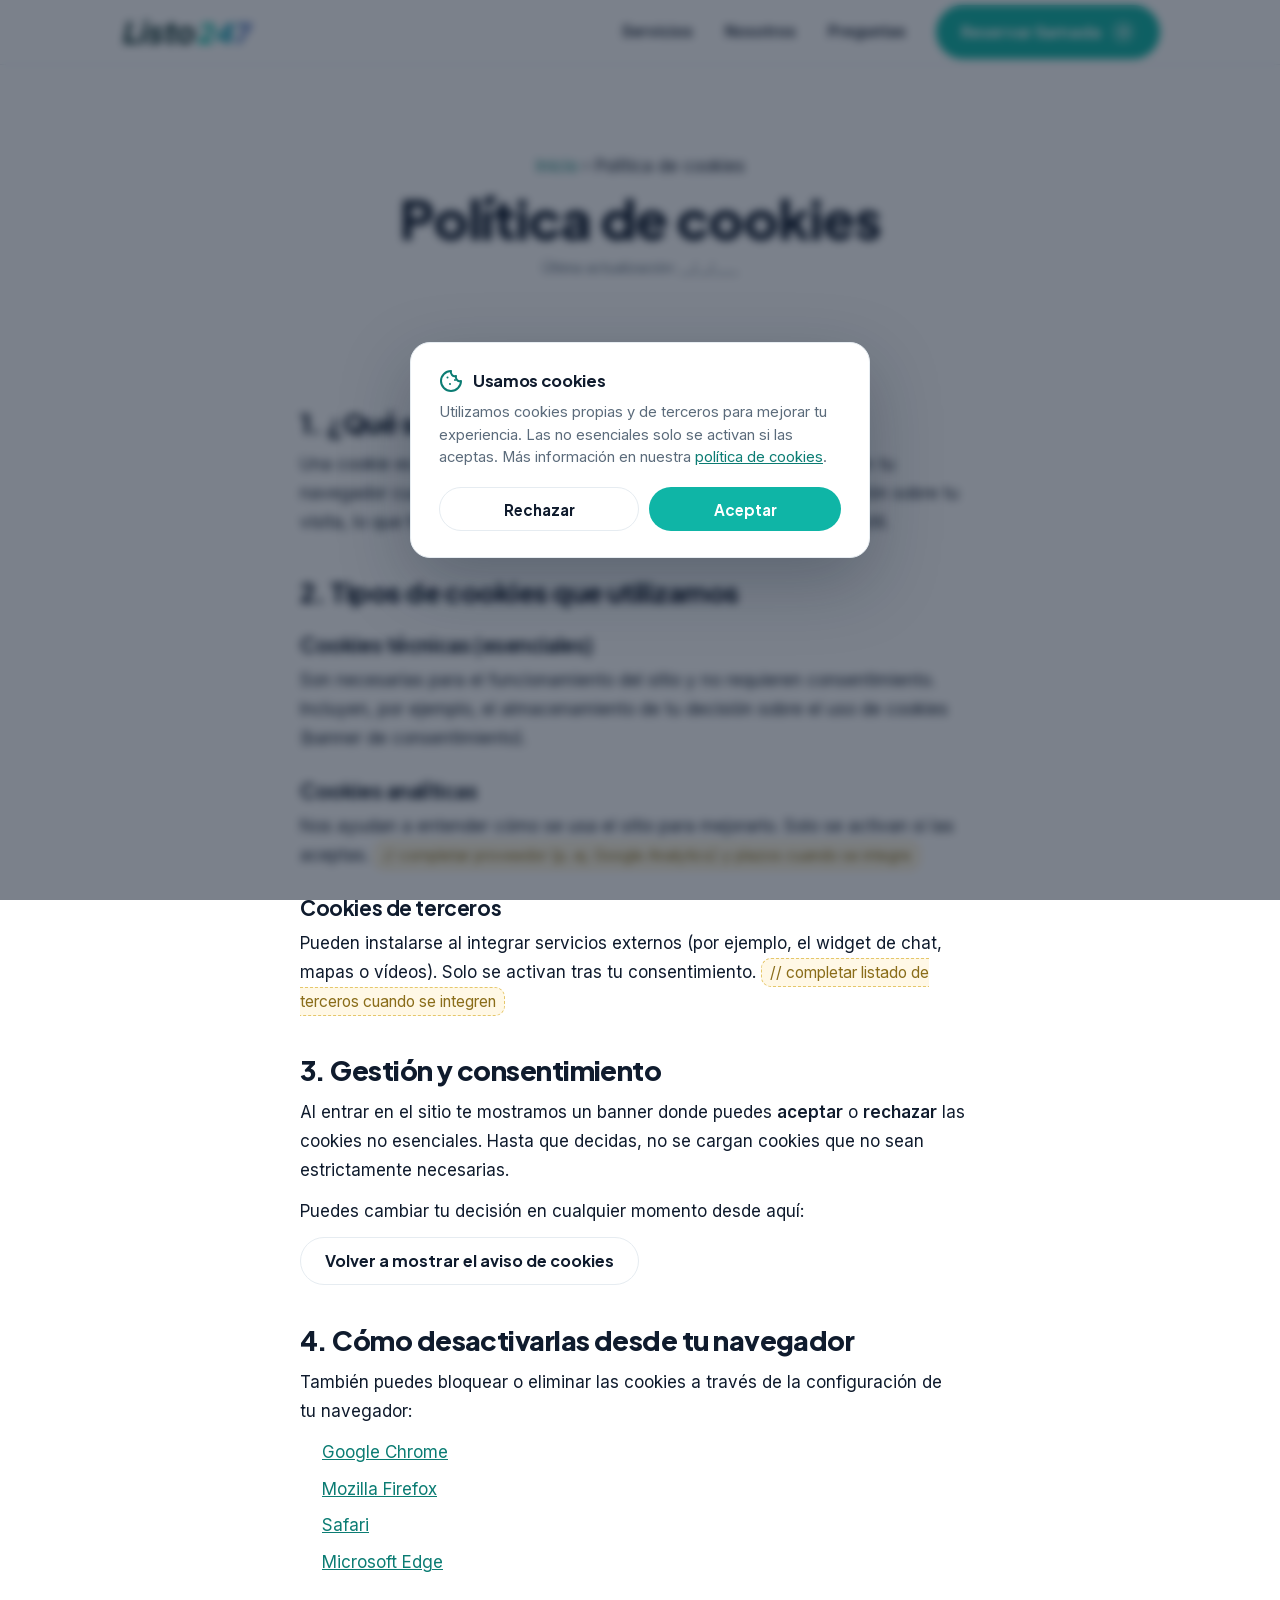
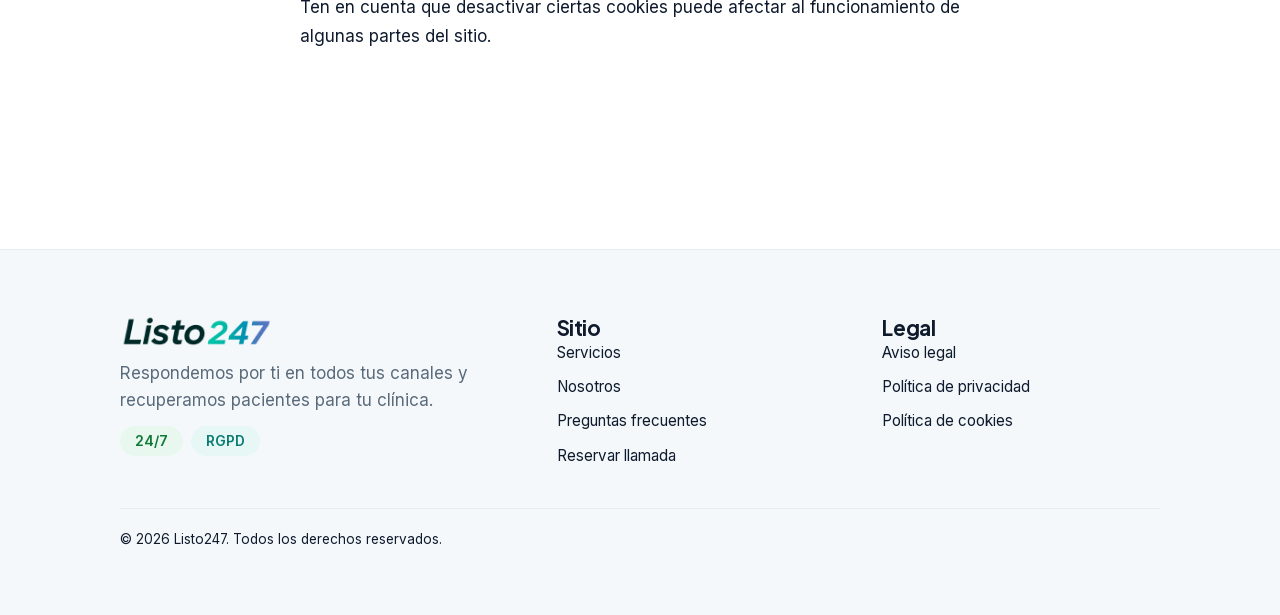
<file: politica-cookies.html>
<!DOCTYPE html>
<html lang="es-ES">
<head>
<meta charset="UTF-8" />
<meta name="viewport" content="width=device-width, initial-scale=1" />

<title>Política de cookies | Listo247</title>
<meta name="description" content="Política de cookies de Listo247: qué son, qué tipos utilizamos (técnicas, analíticas, de terceros) y cómo gestionarlas o revocar tu consentimiento." />
<meta name="theme-color" content="#0FB5A6" />
<meta name="robots" content="index,follow" />
<link rel="canonical" href="https://listo247.es/politica-cookies.html" />
<link rel="alternate" hreflang="es-ES" href="https://listo247.es/politica-cookies.html" />
<link rel="alternate" hreflang="x-default" href="https://listo247.es/politica-cookies.html" />

<link rel="icon" href="/assets/favicon.svg" type="image/svg+xml" />
<link rel="icon" type="image/png" sizes="32x32" href="/assets/icons/favicon-32.png" />
<link rel="icon" type="image/png" sizes="16x16" href="/assets/icons/favicon-16.png" />
<link rel="apple-touch-icon" href="/assets/icons/icon-180.png" />
<link rel="manifest" href="/manifest.json" />

<link rel="preload" href="/fonts/plus-jakarta-sans-latin.woff2" as="font" type="font/woff2" crossorigin />
<link rel="preload" href="/fonts/inter-latin.woff2" as="font" type="font/woff2" crossorigin />

<style>
  :root{
    --bg:#FFFFFF; --bg-soft:#F4F8FB; --surface:#FFFFFF;
    --ink:#0F1B2D; --muted:#5B6B7B; --line:#E6ECF1;
    --primary:#0FB5A6; --primary-deep:#0B7C73; --primary-soft:#E6F7F5;
    --ok:#16A34A; --radius:18px; --shadow:0 10px 40px rgba(15,27,45,.08);
    --maxw:1120px;
    --font-head:'Plus Jakarta Sans',system-ui,-apple-system,Segoe UI,sans-serif;
    --font-body:'Inter',system-ui,-apple-system,Segoe UI,sans-serif;
  }
  body{font-family:var(--font-body);color:var(--ink);background:var(--bg)}
  .container{max-width:var(--maxw);margin-inline:auto;padding-inline:clamp(16px,5vw,40px)}
  .site-header{position:sticky;top:0;z-index:50;background:rgba(255,255,255,.96);border-bottom:1px solid var(--line)}
  .site-header .container{display:flex;align-items:center;justify-content:space-between;height:64px}
  .brand{font-family:var(--font-head);font-weight:800;font-size:1.25rem;letter-spacing:-.02em;display:flex;align-items:center;gap:10px}
  .brand img{width:28px;height:28px}
  .site-header.is-scrolled{background:rgba(255,255,255,.95);box-shadow:0 6px 24px rgba(15,27,45,.06)}
</style>

<link rel="stylesheet" href="/css/reset.css" />
<link rel="stylesheet" href="/css/fonts.css" />
<link rel="stylesheet" href="/css/design-system.css" />
<link rel="stylesheet" href="/css/animations.css" />
<link rel="stylesheet" href="/css/paginas.css" />

<script type="application/ld+json">
{
  "@context": "https://schema.org",
  "@type": "BreadcrumbList",
  "itemListElement": [
    { "@type": "ListItem", "position": 1, "name": "Inicio", "item": "https://listo247.es/" },
    { "@type": "ListItem", "position": 2, "name": "Política de cookies", "item": "https://listo247.es/politica-cookies.html" }
  ]
}
</script>

<script src="/js/main.js" defer></script>
<script src="/js/animations.js" defer></script>
</head>
<body>

<a class="skip-link" href="#main">Saltar al contenido</a>

<header class="site-header">
  <div class="container">
    <a class="brand" href="/" aria-label="Listo247 — inicio">
      <img src="/assets/logo-listo247-wordmark.png" alt="Listo247" class="brand__logo" />
    </a>
    <button class="nav-toggle" type="button" aria-expanded="false" aria-controls="primary-nav" aria-label="Abrir menú"><span></span></button>
    <nav id="primary-nav" class="nav" aria-label="Principal" data-open="false">
      <ul class="nav__list">
        <li><a class="nav__link" href="/servicios.html">Servicios</a></li>
        <li><a class="nav__link" href="/sobre-nosotros.html">Nosotros</a></li>
        <li><a class="nav__link" href="/preguntas-frecuentes.html">Preguntas</a></li>
      </ul>
      <a class="btn btn--primary nav__cta" href="/reservar.html" data-spark>
        Reservar llamada
        <span class="btn__icon" aria-hidden="true"><svg viewBox="0 0 24 24" fill="none" stroke="currentColor" stroke-width="2.5" stroke-linecap="round" stroke-linejoin="round"><path d="M5 12h14M13 6l6 6-6 6"/></svg></span>
      </a>
    </nav>
  </div>
</header>

<main id="main">
  <section class="page-hero container">
    <nav class="breadcrumb" aria-label="Migas de pan">
      <a href="/">Inicio</a> › <span aria-current="page">Política de cookies</span>
    </nav>
    <h1 style="margin:8px 0">Política de cookies</h1>
    <p class="legal__updated">Última actualización: <!-- completar datos de la empresa -->__/__/____</p>
  </section>

  <section class="section" style="padding-top:0">
    <div class="container legal">
      <h2>1. ¿Qué son las cookies?</h2>
      <p>Una cookie es un pequeño archivo de texto que un sitio web guarda en tu navegador cuando lo visitas. Sirve para que el sitio recuerde información sobre tu visita, lo que facilita la navegación y permite ofrecer un servicio más útil.</p>

      <h2>2. Tipos de cookies que utilizamos</h2>

      <h3>Cookies técnicas (esenciales)</h3>
      <p>Son necesarias para el funcionamiento del sitio y no requieren consentimiento. Incluyen, por ejemplo, el almacenamiento de tu decisión sobre el uso de cookies (banner de consentimiento).</p>

      <h3>Cookies analíticas</h3>
      <p>Nos ayudan a entender cómo se usa el sitio para mejorarlo. Solo se activan si las aceptas. <span class="todo">// completar proveedor (p. ej. Google Analytics) y plazos cuando se integre</span></p>

      <h3>Cookies de terceros</h3>
      <p>Pueden instalarse al integrar servicios externos (por ejemplo, el widget de chat, mapas o vídeos). Solo se activan tras tu consentimiento. <span class="todo">// completar listado de terceros cuando se integren</span></p>

      <h2>3. Gestión y consentimiento</h2>
      <p>Al entrar en el sitio te mostramos un banner donde puedes <strong>aceptar</strong> o <strong>rechazar</strong> las cookies no esenciales. Hasta que decidas, no se cargan cookies que no sean estrictamente necesarias.</p>
      <p>Puedes cambiar tu decisión en cualquier momento desde aquí:</p>
      <p><button type="button" class="btn btn--ghost" data-cookie-reset>Volver a mostrar el aviso de cookies</button></p>

      <h2>4. Cómo desactivarlas desde tu navegador</h2>
      <p>También puedes bloquear o eliminar las cookies a través de la configuración de tu navegador:</p>
      <ul>
        <li><a href="https://support.google.com/chrome/answer/95647" target="_blank" rel="noopener">Google Chrome</a></li>
        <li><a href="https://support.mozilla.org/es/kb/Borrar%20cookies" target="_blank" rel="noopener">Mozilla Firefox</a></li>
        <li><a href="https://support.apple.com/es-es/guide/safari/sfri11471/mac" target="_blank" rel="noopener">Safari</a></li>
        <li><a href="https://support.microsoft.com/es-es/microsoft-edge" target="_blank" rel="noopener">Microsoft Edge</a></li>
      </ul>
      <p>Ten en cuenta que desactivar ciertas cookies puede afectar al funcionamiento de algunas partes del sitio.</p>
    </div>
  </section>
</main>

<footer class="site-footer">
  <div class="container">
    <div class="footer__grid">
      <div>
        <div class="footer__brand"><img src="/assets/logo-listo247-wordmark.png" alt="Listo247" class="brand__logo" /></div>
        <p class="muted measure">Respondemos por ti en todos tus canales y recuperamos pacientes para tu clínica.</p>
        <div class="footer__channels"><span class="chip chip--ok">24/7</span><span class="chip chip--accent">RGPD</span></div>
      </div>
      <div>
        <h4>Sitio</h4>
        <div class="footer__links">
          <a href="/servicios.html">Servicios</a>
          <a href="/sobre-nosotros.html">Nosotros</a>
          <a href="/preguntas-frecuentes.html">Preguntas frecuentes</a>
          <a href="/reservar.html">Reservar llamada</a>
        </div>
      </div>
      <div>
        <h4>Legal</h4>
        <div class="footer__links">
          <a href="/aviso-legal.html">Aviso legal</a>
          <a href="/privacidad.html">Política de privacidad</a>
          <a href="/politica-cookies.html">Política de cookies</a>
        </div>
      </div>
    </div>
    <div class="footer__bottom">
      <p>© <span data-year>2026</span> Listo247. Todos los derechos reservados.</p>
    </div>
  </div>
</footer>

</body>
</html>
</file>
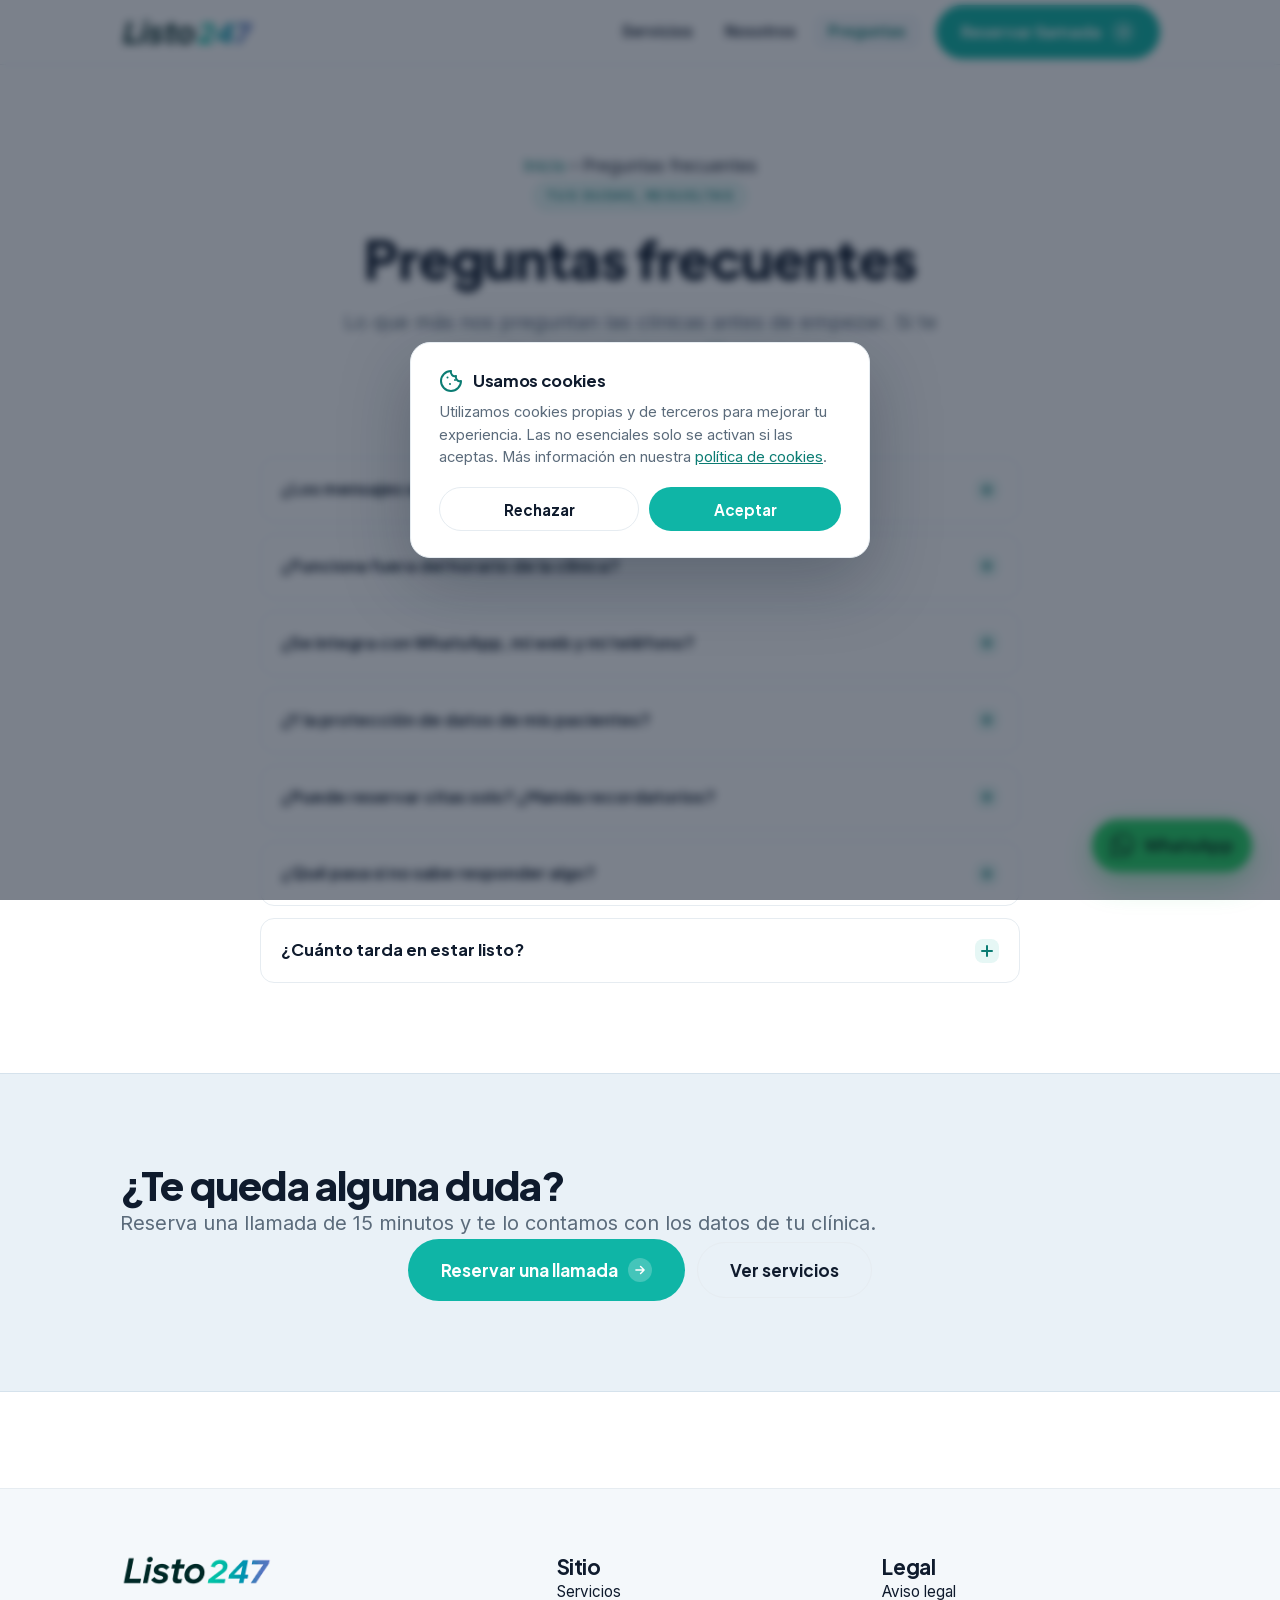
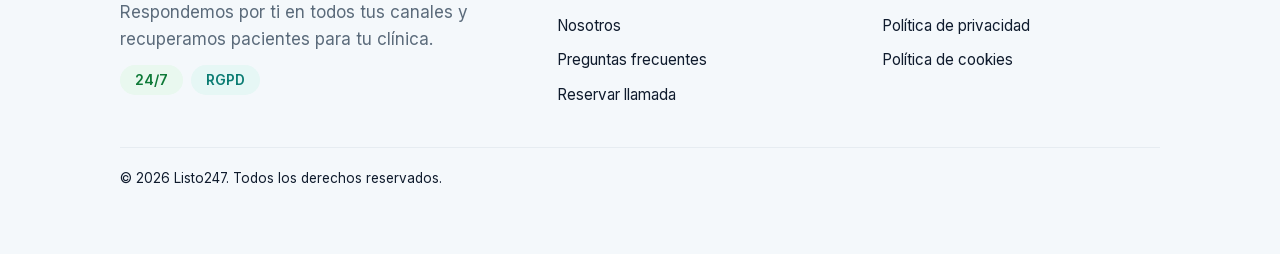
<file: preguntas-frecuentes.html>
<!DOCTYPE html>
<html lang="es-ES">
<head>
<meta charset="UTF-8" />
<meta name="viewport" content="width=device-width, initial-scale=1" />

<!-- ================= SEO (es-ES) ================= -->
<title>Preguntas frecuentes — Cómo funciona para tu clínica | Listo247</title>
<meta name="description" content="¿Suena a robot? ¿Funciona 24/7? ¿Y la protección de datos de mis pacientes? Respondemos las dudas más comunes de las clínicas, sin tecnicismos." />
<meta name="theme-color" content="#0FB5A6" />
<link rel="canonical" href="https://listo247.es/preguntas-frecuentes.html" />
<link rel="alternate" hreflang="es-ES" href="https://listo247.es/preguntas-frecuentes.html" />
<link rel="alternate" hreflang="x-default" href="https://listo247.es/preguntas-frecuentes.html" />

<!-- Open Graph -->
<meta property="og:type" content="website" />
<meta property="og:locale" content="es_ES" />
<meta property="og:site_name" content="Listo247" />
<meta property="og:title" content="Preguntas frecuentes — Cómo funciona para tu clínica | Listo247" />
<meta property="og:description" content="Las dudas más comunes de las clínicas, respondidas sin tecnicismos." />
<meta property="og:url" content="https://listo247.es/preguntas-frecuentes.html" />
<meta property="og:image" content="https://listo247.es/assets/og/og-faq.jpg" />
<meta property="og:image:width" content="1200" />
<meta property="og:image:height" content="630" />

<!-- Twitter Card -->
<meta name="twitter:card" content="summary_large_image" />
<meta name="twitter:title" content="Preguntas frecuentes — Cómo funciona para tu clínica | Listo247" />
<meta name="twitter:description" content="Las dudas más comunes de las clínicas, respondidas sin tecnicismos." />
<meta name="twitter:image" content="https://listo247.es/assets/og/og-faq.jpg" />

<!-- Iconos / manifest -->
<link rel="icon" href="/assets/favicon.svg" type="image/svg+xml" />
<link rel="icon" type="image/png" sizes="32x32" href="/assets/icons/favicon-32.png" />
<link rel="icon" type="image/png" sizes="16x16" href="/assets/icons/favicon-16.png" />
<link rel="apple-touch-icon" href="/assets/icons/icon-180.png" />
<link rel="manifest" href="/manifest.json" />

<!-- Fuentes auto-alojadas -->
<link rel="preload" href="/fonts/plus-jakarta-sans-latin.woff2" as="font" type="font/woff2" crossorigin />
<link rel="preload" href="/fonts/inter-latin.woff2" as="font" type="font/woff2" crossorigin />

<!-- Critical CSS inline: tokens + base mínima -->
<style>
  :root{
    --bg:#FFFFFF; --bg-soft:#F4F8FB; --surface:#FFFFFF;
    --ink:#0F1B2D; --muted:#5B6B7B; --line:#E6ECF1;
    --primary:#0FB5A6; --primary-deep:#0B7C73; --primary-soft:#E6F7F5;
    --ok:#16A34A; --radius:18px; --shadow:0 10px 40px rgba(15,27,45,.08);
    --maxw:1120px;
    --font-head:'Plus Jakarta Sans',system-ui,-apple-system,Segoe UI,sans-serif;
    --font-body:'Inter',system-ui,-apple-system,Segoe UI,sans-serif;
  }
  body{font-family:var(--font-body);color:var(--ink);background:var(--bg)}
  .container{max-width:var(--maxw);margin-inline:auto;padding-inline:clamp(16px,5vw,40px)}
  .site-header{position:sticky;top:0;z-index:50;background:rgba(255,255,255,.96);border-bottom:1px solid var(--line)}
  .site-header .container{display:flex;align-items:center;justify-content:space-between;height:64px}
  .brand{font-family:var(--font-head);font-weight:800;font-size:1.25rem;letter-spacing:-.02em;display:flex;align-items:center;gap:10px}
  .brand img{width:28px;height:28px}
  .site-header.is-scrolled{background:rgba(255,255,255,.95);box-shadow:0 6px 24px rgba(15,27,45,.06)}
</style>

<!-- CSS del sitio (critical CSS inline arriba; compatibles con la CSP estricta). -->
<link rel="stylesheet" href="/css/reset.css" />
<link rel="stylesheet" href="/css/fonts.css" />
<link rel="stylesheet" href="/css/design-system.css" />
<link rel="stylesheet" href="/css/animations.css" />
<link rel="stylesheet" href="/css/paginas.css" />

<!-- ================= Schema.org: BreadcrumbList + FAQPage =================
     IMPORTANTE: el texto de este JSON-LD debe coincidir con el visible abajo. -->
<script type="application/ld+json">
{
  "@context": "https://schema.org",
  "@graph": [
    {
      "@type": "BreadcrumbList",
      "itemListElement": [
        { "@type": "ListItem", "position": 1, "name": "Inicio", "item": "https://listo247.es/" },
        { "@type": "ListItem", "position": 2, "name": "Preguntas frecuentes", "item": "https://listo247.es/preguntas-frecuentes.html" }
      ]
    },
    {
      "@type": "FAQPage",
      "mainEntity": [
        {
          "@type": "Question",
          "name": "¿Los mensajes suenan a robot?",
          "acceptedAnswer": { "@type": "Answer", "text": "No. Las respuestas son realistas y cálidas, con el tono de tu consulta. El paciente nota que le atienden con cercanía, no que habla con una máquina." }
        },
        {
          "@type": "Question",
          "name": "¿Funciona fuera del horario de la clínica?",
          "acceptedAnswer": { "@type": "Answer", "text": "Sí, 24/7. Responde de madrugada, en fin de semana y en festivos, justo cuando tu equipo no puede. Esos son muchos de los pacientes que hoy se pierden." }
        },
        {
          "@type": "Question",
          "name": "¿Se integra con WhatsApp, mi web y mi teléfono?",
          "acceptedAnswer": { "@type": "Answer", "text": "Sí. Atiende el chat de tu web, WhatsApp, SMS, Messenger e Instagram, y también las llamadas telefónicas con una voz natural en español." }
        },
        {
          "@type": "Question",
          "name": "¿Y la protección de datos de mis pacientes?",
          "acceptedAnswer": { "@type": "Answer", "text": "Cumplimos el RGPD y la normativa española de protección de datos. La información de tus pacientes se trata con confidencialidad y solo para atenderles mejor." }
        },
        {
          "@type": "Question",
          "name": "¿Puede reservar citas solo? ¿Manda recordatorios?",
          "acceptedAnswer": { "@type": "Answer", "text": "Sí. Lleva la conversación hasta la cita reservada y envía recordatorios automáticos antes de la visita, para reducir las ausencias." }
        },
        {
          "@type": "Question",
          "name": "¿Qué pasa si no sabe responder algo?",
          "acceptedAnswer": { "@type": "Answer", "text": "Si una consulta se sale de lo previsto, no improvisa: la deriva a una persona de tu equipo. Nunca inventa información médica ni hace promesas que no puede cumplir." }
        },
        {
          "@type": "Question",
          "name": "¿Cuánto tarda en estar listo?",
          "acceptedAnswer": { "@type": "Answer", "text": "Poco. Escuchamos cómo funciona tu consulta, lo configuramos a tu medida y lo dejamos en marcha. Tú no tienes que aprender nada ni cambiar tu forma de trabajar." }
        }
      ]
    }
  ]
}
</script>

<script src="/js/main.js" defer></script>
<script src="/js/animations.js" defer></script>
</head>
<body>

<a class="skip-link" href="#main">Saltar al contenido</a>

<header class="site-header">
  <div class="container">
    <a class="brand" href="/" aria-label="Listo247 — inicio">
      <img src="/assets/logo-listo247-wordmark.png" alt="Listo247" class="brand__logo" />
    </a>

    <button class="nav-toggle" type="button" aria-expanded="false"
            aria-controls="primary-nav" aria-label="Abrir menú">
      <span></span>
    </button>

    <nav id="primary-nav" class="nav" aria-label="Principal" data-open="false">
      <ul class="nav__list">
        <li><a class="nav__link" href="/servicios.html">Servicios</a></li>
        <li><a class="nav__link" href="/sobre-nosotros.html">Nosotros</a></li>
        <li><a class="nav__link" href="/preguntas-frecuentes.html" aria-current="page">Preguntas</a></li>
      </ul>
      <a class="btn btn--primary nav__cta" href="/reservar.html" data-spark>
        Reservar llamada
        <span class="btn__icon" aria-hidden="true">
          <svg viewBox="0 0 24 24" fill="none" stroke="currentColor" stroke-width="2.5"
               stroke-linecap="round" stroke-linejoin="round"><path d="M5 12h14M13 6l6 6-6 6"/></svg>
        </span>
      </a>
    </nav>
  </div>
</header>

<main id="main">

  <!-- ===================== HERO ===================== -->
  <section class="page-hero container">
    <nav class="breadcrumb" aria-label="Migas de pan">
      <a href="/">Inicio</a> › <span aria-current="page">Preguntas frecuentes</span>
    </nav>
    <span class="eyebrow reveal">Tus dudas, resueltas</span>
    <h1 class="reveal" data-reveal-delay="1" style="margin:16px 0">Preguntas frecuentes</h1>
    <p class="lead reveal" data-reveal-delay="2">
      Lo que más nos preguntan las clínicas antes de empezar. Si te queda alguna,
      <a href="/reservar.html">hablemos 15 minutos</a>.
    </p>
  </section>

  <!-- ===================== ACORDEÓN ===================== -->
  <section class="section" style="padding-top:0" aria-label="Listado de preguntas">
    <div class="container">
      <div class="faq">

        <details class="faq__item" data-faq>
          <summary class="faq__q">¿Los mensajes suenan a robot?<span class="faq__icon" aria-hidden="true"></span></summary>
          <div class="faq__a"><p>No. Las respuestas son realistas y cálidas, con el tono de tu consulta. El paciente nota que le atienden con cercanía, no que habla con una máquina.</p></div>
        </details>

        <details class="faq__item" data-faq>
          <summary class="faq__q">¿Funciona fuera del horario de la clínica?<span class="faq__icon" aria-hidden="true"></span></summary>
          <div class="faq__a"><p>Sí, 24/7. Responde de madrugada, en fin de semana y en festivos, justo cuando tu equipo no puede. Esos son muchos de los pacientes que hoy se pierden.</p></div>
        </details>

        <details class="faq__item" data-faq>
          <summary class="faq__q">¿Se integra con WhatsApp, mi web y mi teléfono?<span class="faq__icon" aria-hidden="true"></span></summary>
          <div class="faq__a"><p>Sí. Atiende el chat de tu web, WhatsApp, SMS, Messenger e Instagram, y también las llamadas telefónicas con una voz natural en español.</p></div>
        </details>

        <details class="faq__item" data-faq>
          <summary class="faq__q">¿Y la protección de datos de mis pacientes?<span class="faq__icon" aria-hidden="true"></span></summary>
          <div class="faq__a"><p>Cumplimos el RGPD y la normativa española de protección de datos. La información de tus pacientes se trata con confidencialidad y solo para atenderles mejor.</p></div>
        </details>

        <details class="faq__item" data-faq>
          <summary class="faq__q">¿Puede reservar citas solo? ¿Manda recordatorios?<span class="faq__icon" aria-hidden="true"></span></summary>
          <div class="faq__a"><p>Sí. Lleva la conversación hasta la cita reservada y envía recordatorios automáticos antes de la visita, para reducir las ausencias.</p></div>
        </details>

        <details class="faq__item" data-faq>
          <summary class="faq__q">¿Qué pasa si no sabe responder algo?<span class="faq__icon" aria-hidden="true"></span></summary>
          <div class="faq__a"><p>Si una consulta se sale de lo previsto, no improvisa: la deriva a una persona de tu equipo. Nunca inventa información médica ni hace promesas que no puede cumplir.</p></div>
        </details>

        <details class="faq__item" data-faq>
          <summary class="faq__q">¿Cuánto tarda en estar listo?<span class="faq__icon" aria-hidden="true"></span></summary>
          <div class="faq__a"><p>Poco. Escuchamos cómo funciona tu consulta, lo configuramos a tu medida y lo dejamos en marcha. Tú no tienes que aprender nada ni cambiar tu forma de trabajar.</p></div>
        </details>

      </div>
    </div>
  </section>

  <!-- ===================== CTA FINAL ===================== -->
  <section class="section section--soft cta-final" aria-labelledby="faq-cta-h">
    <div class="container">
      <div class="cta-final__inner reveal">
        <h2 id="faq-cta-h">¿Te queda alguna duda?</h2>
        <p class="lead">Reserva una llamada de 15 minutos y te lo contamos con los datos de tu clínica.</p>
        <div class="cluster cluster--center">
          <a class="btn btn--primary btn--lg" href="/reservar.html" data-spark>
            Reservar una llamada
            <span class="btn__icon" aria-hidden="true"><svg viewBox="0 0 24 24" fill="none" stroke="currentColor" stroke-width="2.5" stroke-linecap="round" stroke-linejoin="round"><path d="M5 12h14M13 6l6 6-6 6"/></svg></span>
          </a>
          <a class="btn btn--ghost btn--lg" href="/servicios.html">Ver servicios</a>
        </div>
      </div>
    </div>
  </section>

</main>

<footer class="site-footer">
  <div class="container">
    <div class="footer__grid">
      <div>
        <div class="footer__brand">
          <img src="/assets/logo-listo247-wordmark.png" alt="Listo247" class="brand__logo" />
        </div>
        <p class="muted measure">Respondemos por ti en todos tus canales y recuperamos pacientes para tu clínica.</p>
        <div class="footer__channels">
          <span class="chip chip--ok">24/7</span>
          <span class="chip chip--accent">RGPD</span>
        </div>
      </div>
      <div>
        <h4>Sitio</h4>
        <div class="footer__links">
          <a href="/servicios.html">Servicios</a>
          <a href="/sobre-nosotros.html">Nosotros</a>
          <a href="/preguntas-frecuentes.html">Preguntas frecuentes</a>
          <a href="/reservar.html">Reservar llamada</a>
        </div>
      </div>
      <div>
        <h4>Legal</h4>
        <div class="footer__links">
          <a href="/aviso-legal.html">Aviso legal</a>
          <a href="/privacidad.html">Política de privacidad</a>
          <a href="/politica-cookies.html">Política de cookies</a>
        </div>
      </div>
    </div>
    <div class="footer__bottom">
      <p>© <span data-year>2026</span> Listo247. Todos los derechos reservados.</p>
    </div>
  </div>
</footer>

<!-- Botón flotante de WhatsApp · TODO(cliente): sustituir el número -->
<a class="wa-float" href="https://wa.me/000000000?text=Hola,%20tengo%20una%20cl%C3%ADnica%20y%20quiero%20saber%20m%C3%A1s"
   target="_blank" rel="noopener" aria-label="Escríbenos por WhatsApp">
  <svg viewBox="0 0 24 24" fill="currentColor" aria-hidden="true"><path d="M.057 24l1.687-6.163a11.867 11.867 0 0 1-1.587-5.946C.16 5.335 5.495 0 12.05 0a11.817 11.817 0 0 1 8.413 3.488 11.824 11.824 0 0 1 3.48 8.414c-.003 6.557-5.338 11.892-11.893 11.892a11.9 11.9 0 0 1-5.688-1.448L.057 24zm6.597-3.807c1.676.995 3.276 1.591 5.392 1.592 5.448 0 9.886-4.434 9.889-9.885.002-5.462-4.415-9.89-9.881-9.892-5.452 0-9.887 4.434-9.889 9.884a9.82 9.82 0 0 0 1.523 5.26l-.999 3.648 3.965-1.607zm11.387-5.464c-.074-.124-.272-.198-.57-.347-.297-.149-1.758-.868-2.031-.967-.272-.099-.47-.149-.669.149-.198.297-.768.967-.941 1.165-.173.198-.347.223-.644.074-.297-.149-1.255-.462-2.39-1.475-.883-.788-1.48-1.761-1.653-2.059-.173-.297-.018-.458.13-.606.134-.133.297-.347.446-.521.151-.172.2-.296.3-.495.099-.198.05-.372-.025-.521-.075-.148-.669-1.611-.916-2.206-.242-.579-.487-.501-.669-.51l-.57-.01c-.198 0-.52.074-.792.372s-1.04 1.016-1.04 2.479 1.065 2.876 1.213 3.074c.149.198 2.095 3.2 5.076 4.487.709.306 1.263.489 1.694.626.712.226 1.36.194 1.872.118.571-.085 1.758-.719 2.006-1.413.248-.695.248-1.29.173-1.414z"/></svg>
  <span class="wa-float__txt">WhatsApp</span>
</a>

</body>
</html>
</file>
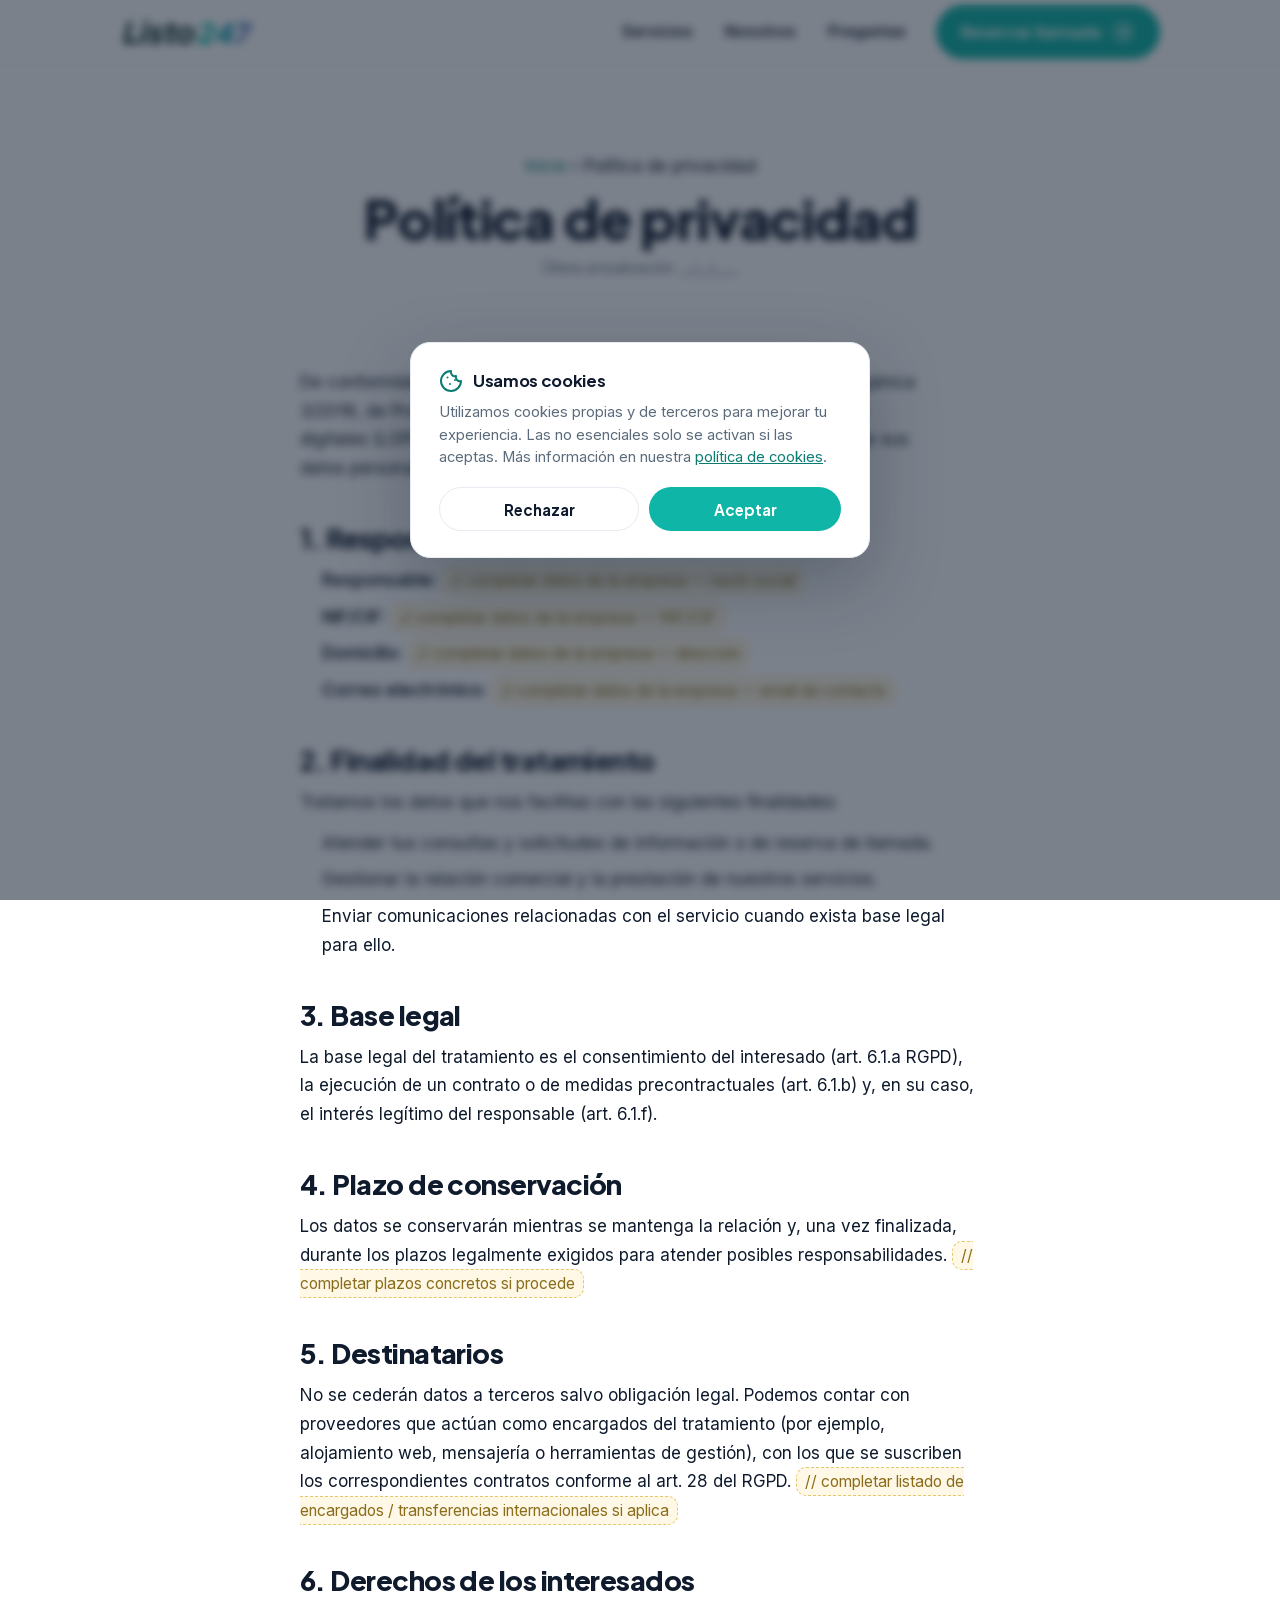
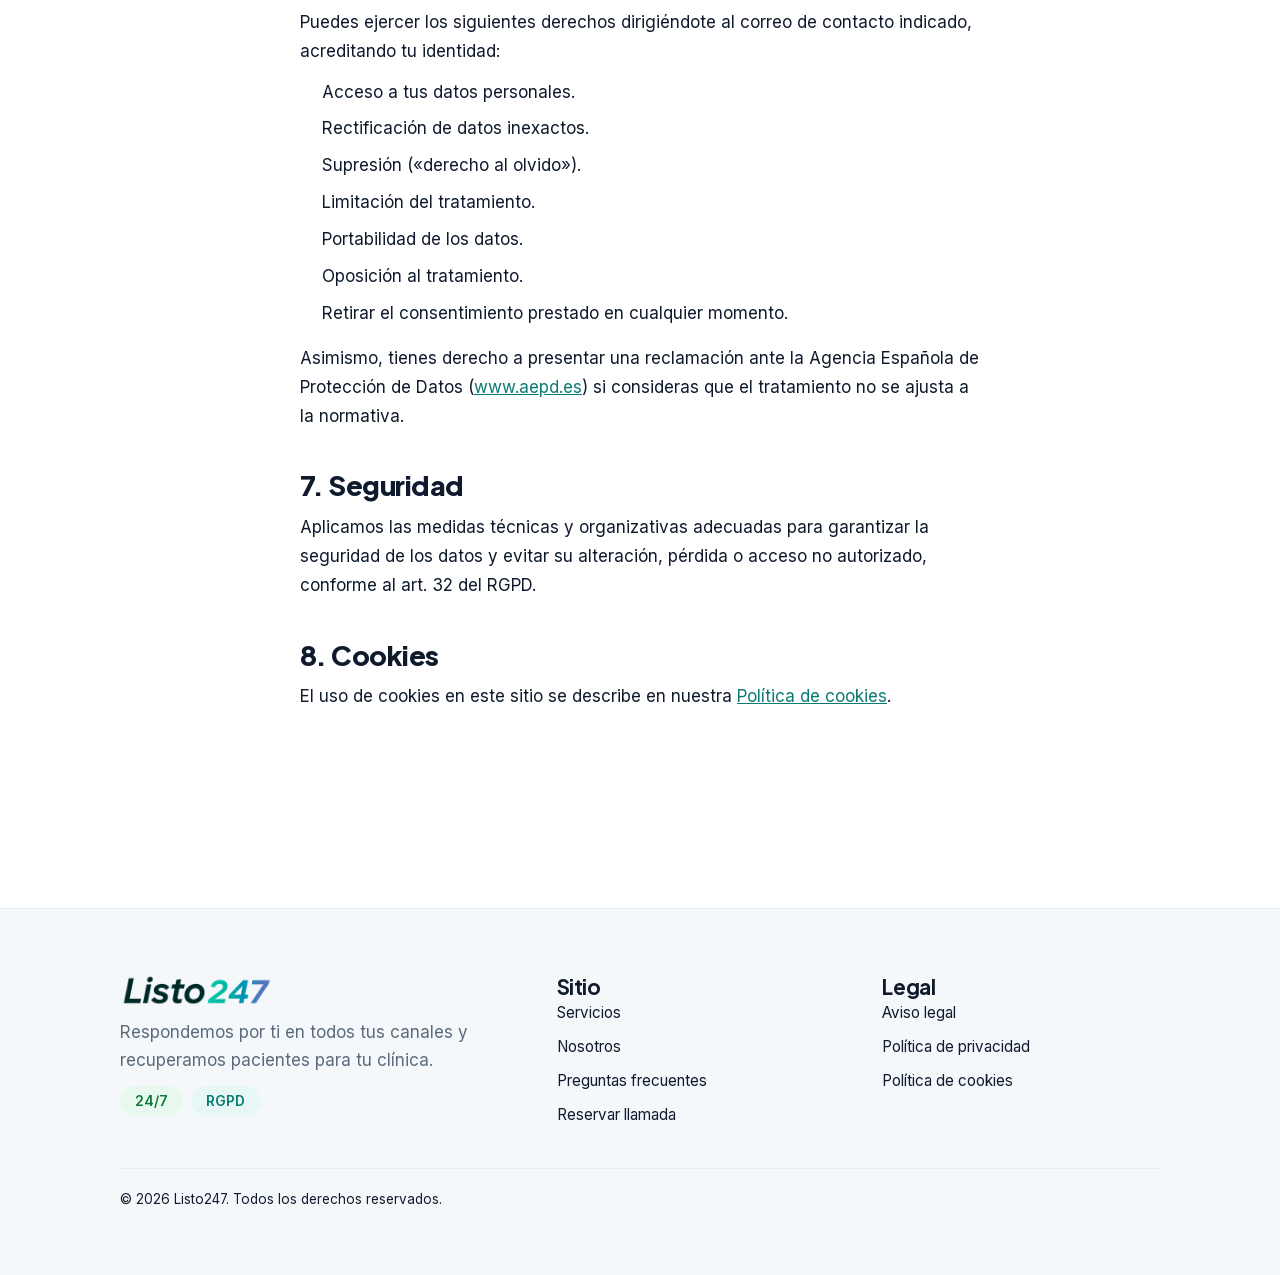
<file: privacidad.html>
<!DOCTYPE html>
<html lang="es-ES">
<head>
<meta charset="UTF-8" />
<meta name="viewport" content="width=device-width, initial-scale=1" />

<title>Política de privacidad | Listo247</title>
<meta name="description" content="Política de privacidad de Listo247 conforme al RGPD y la LOPD-GDD: responsable, finalidad, base legal, conservación, destinatarios y derechos de los usuarios." />
<meta name="theme-color" content="#0FB5A6" />
<meta name="robots" content="index,follow" />
<link rel="canonical" href="https://listo247.es/privacidad.html" />
<link rel="alternate" hreflang="es-ES" href="https://listo247.es/privacidad.html" />
<link rel="alternate" hreflang="x-default" href="https://listo247.es/privacidad.html" />

<link rel="icon" href="/assets/favicon.svg" type="image/svg+xml" />
<link rel="icon" type="image/png" sizes="32x32" href="/assets/icons/favicon-32.png" />
<link rel="icon" type="image/png" sizes="16x16" href="/assets/icons/favicon-16.png" />
<link rel="apple-touch-icon" href="/assets/icons/icon-180.png" />
<link rel="manifest" href="/manifest.json" />

<link rel="preload" href="/fonts/plus-jakarta-sans-latin.woff2" as="font" type="font/woff2" crossorigin />
<link rel="preload" href="/fonts/inter-latin.woff2" as="font" type="font/woff2" crossorigin />

<style>
  :root{
    --bg:#FFFFFF; --bg-soft:#F4F8FB; --surface:#FFFFFF;
    --ink:#0F1B2D; --muted:#5B6B7B; --line:#E6ECF1;
    --primary:#0FB5A6; --primary-deep:#0B7C73; --primary-soft:#E6F7F5;
    --ok:#16A34A; --radius:18px; --shadow:0 10px 40px rgba(15,27,45,.08);
    --maxw:1120px;
    --font-head:'Plus Jakarta Sans',system-ui,-apple-system,Segoe UI,sans-serif;
    --font-body:'Inter',system-ui,-apple-system,Segoe UI,sans-serif;
  }
  body{font-family:var(--font-body);color:var(--ink);background:var(--bg)}
  .container{max-width:var(--maxw);margin-inline:auto;padding-inline:clamp(16px,5vw,40px)}
  .site-header{position:sticky;top:0;z-index:50;background:rgba(255,255,255,.96);border-bottom:1px solid var(--line)}
  .site-header .container{display:flex;align-items:center;justify-content:space-between;height:64px}
  .brand{font-family:var(--font-head);font-weight:800;font-size:1.25rem;letter-spacing:-.02em;display:flex;align-items:center;gap:10px}
  .brand img{width:28px;height:28px}
  .site-header.is-scrolled{background:rgba(255,255,255,.95);box-shadow:0 6px 24px rgba(15,27,45,.06)}
</style>

<link rel="stylesheet" href="/css/reset.css" />
<link rel="stylesheet" href="/css/fonts.css" />
<link rel="stylesheet" href="/css/design-system.css" />
<link rel="stylesheet" href="/css/animations.css" />
<link rel="stylesheet" href="/css/paginas.css" />

<script type="application/ld+json">
{
  "@context": "https://schema.org",
  "@type": "BreadcrumbList",
  "itemListElement": [
    { "@type": "ListItem", "position": 1, "name": "Inicio", "item": "https://listo247.es/" },
    { "@type": "ListItem", "position": 2, "name": "Política de privacidad", "item": "https://listo247.es/privacidad.html" }
  ]
}
</script>

<script src="/js/main.js" defer></script>
<script src="/js/animations.js" defer></script>
</head>
<body>

<a class="skip-link" href="#main">Saltar al contenido</a>

<header class="site-header">
  <div class="container">
    <a class="brand" href="/" aria-label="Listo247 — inicio">
      <img src="/assets/logo-listo247-wordmark.png" alt="Listo247" class="brand__logo" />
    </a>
    <button class="nav-toggle" type="button" aria-expanded="false" aria-controls="primary-nav" aria-label="Abrir menú"><span></span></button>
    <nav id="primary-nav" class="nav" aria-label="Principal" data-open="false">
      <ul class="nav__list">
        <li><a class="nav__link" href="/servicios.html">Servicios</a></li>
        <li><a class="nav__link" href="/sobre-nosotros.html">Nosotros</a></li>
        <li><a class="nav__link" href="/preguntas-frecuentes.html">Preguntas</a></li>
      </ul>
      <a class="btn btn--primary nav__cta" href="/reservar.html" data-spark>
        Reservar llamada
        <span class="btn__icon" aria-hidden="true"><svg viewBox="0 0 24 24" fill="none" stroke="currentColor" stroke-width="2.5" stroke-linecap="round" stroke-linejoin="round"><path d="M5 12h14M13 6l6 6-6 6"/></svg></span>
      </a>
    </nav>
  </div>
</header>

<main id="main">
  <section class="page-hero container">
    <nav class="breadcrumb" aria-label="Migas de pan">
      <a href="/">Inicio</a> › <span aria-current="page">Política de privacidad</span>
    </nav>
    <h1 style="margin:8px 0">Política de privacidad</h1>
    <p class="legal__updated">Última actualización: <!-- completar datos de la empresa -->__/__/____</p>
  </section>

  <section class="section" style="padding-top:0">
    <div class="container legal">
      <p>De conformidad con el Reglamento (UE) 2016/679 (RGPD) y la Ley Orgánica 3/2018, de Protección de Datos Personales y garantía de los derechos digitales (LOPD-GDD), se informa a los usuarios sobre el tratamiento de sus datos personales.</p>

      <h2>1. Responsable del tratamiento</h2>
      <ul>
        <li><strong>Responsable:</strong> <span class="todo">// completar datos de la empresa — razón social</span></li>
        <li><strong>NIF/CIF:</strong> <span class="todo">// completar datos de la empresa — NIF/CIF</span></li>
        <li><strong>Domicilio:</strong> <span class="todo">// completar datos de la empresa — dirección</span></li>
        <li><strong>Correo electrónico:</strong> <span class="todo">// completar datos de la empresa — email de contacto</span></li>
      </ul>

      <h2>2. Finalidad del tratamiento</h2>
      <p>Tratamos los datos que nos facilitas con las siguientes finalidades:</p>
      <ul>
        <li>Atender tus consultas y solicitudes de información o de reserva de llamada.</li>
        <li>Gestionar la relación comercial y la prestación de nuestros servicios.</li>
        <li>Enviar comunicaciones relacionadas con el servicio cuando exista base legal para ello.</li>
      </ul>

      <h2>3. Base legal</h2>
      <p>La base legal del tratamiento es el consentimiento del interesado (art. 6.1.a RGPD), la ejecución de un contrato o de medidas precontractuales (art. 6.1.b) y, en su caso, el interés legítimo del responsable (art. 6.1.f).</p>

      <h2>4. Plazo de conservación</h2>
      <p>Los datos se conservarán mientras se mantenga la relación y, una vez finalizada, durante los plazos legalmente exigidos para atender posibles responsabilidades. <span class="todo">// completar plazos concretos si procede</span></p>

      <h2>5. Destinatarios</h2>
      <p>No se cederán datos a terceros salvo obligación legal. Podemos contar con proveedores que actúan como encargados del tratamiento (por ejemplo, alojamiento web, mensajería o herramientas de gestión), con los que se suscriben los correspondientes contratos conforme al art. 28 del RGPD. <span class="todo">// completar listado de encargados / transferencias internacionales si aplica</span></p>

      <h2>6. Derechos de los interesados</h2>
      <p>Puedes ejercer los siguientes derechos dirigiéndote al correo de contacto indicado, acreditando tu identidad:</p>
      <ul>
        <li>Acceso a tus datos personales.</li>
        <li>Rectificación de datos inexactos.</li>
        <li>Supresión («derecho al olvido»).</li>
        <li>Limitación del tratamiento.</li>
        <li>Portabilidad de los datos.</li>
        <li>Oposición al tratamiento.</li>
        <li>Retirar el consentimiento prestado en cualquier momento.</li>
      </ul>
      <p>Asimismo, tienes derecho a presentar una reclamación ante la Agencia Española de Protección de Datos (<a href="https://www.aepd.es" target="_blank" rel="noopener">www.aepd.es</a>) si consideras que el tratamiento no se ajusta a la normativa.</p>

      <h2>7. Seguridad</h2>
      <p>Aplicamos las medidas técnicas y organizativas adecuadas para garantizar la seguridad de los datos y evitar su alteración, pérdida o acceso no autorizado, conforme al art. 32 del RGPD.</p>

      <h2>8. Cookies</h2>
      <p>El uso de cookies en este sitio se describe en nuestra <a href="/politica-cookies.html">Política de cookies</a>.</p>
    </div>
  </section>
</main>

<footer class="site-footer">
  <div class="container">
    <div class="footer__grid">
      <div>
        <div class="footer__brand"><img src="/assets/logo-listo247-wordmark.png" alt="Listo247" class="brand__logo" /></div>
        <p class="muted measure">Respondemos por ti en todos tus canales y recuperamos pacientes para tu clínica.</p>
        <div class="footer__channels"><span class="chip chip--ok">24/7</span><span class="chip chip--accent">RGPD</span></div>
      </div>
      <div>
        <h4>Sitio</h4>
        <div class="footer__links">
          <a href="/servicios.html">Servicios</a>
          <a href="/sobre-nosotros.html">Nosotros</a>
          <a href="/preguntas-frecuentes.html">Preguntas frecuentes</a>
          <a href="/reservar.html">Reservar llamada</a>
        </div>
      </div>
      <div>
        <h4>Legal</h4>
        <div class="footer__links">
          <a href="/aviso-legal.html">Aviso legal</a>
          <a href="/privacidad.html">Política de privacidad</a>
          <a href="/politica-cookies.html">Política de cookies</a>
        </div>
      </div>
    </div>
    <div class="footer__bottom">
      <p>© <span data-year>2026</span> Listo247. Todos los derechos reservados.</p>
    </div>
  </div>
</footer>

</body>
</html>
</file>
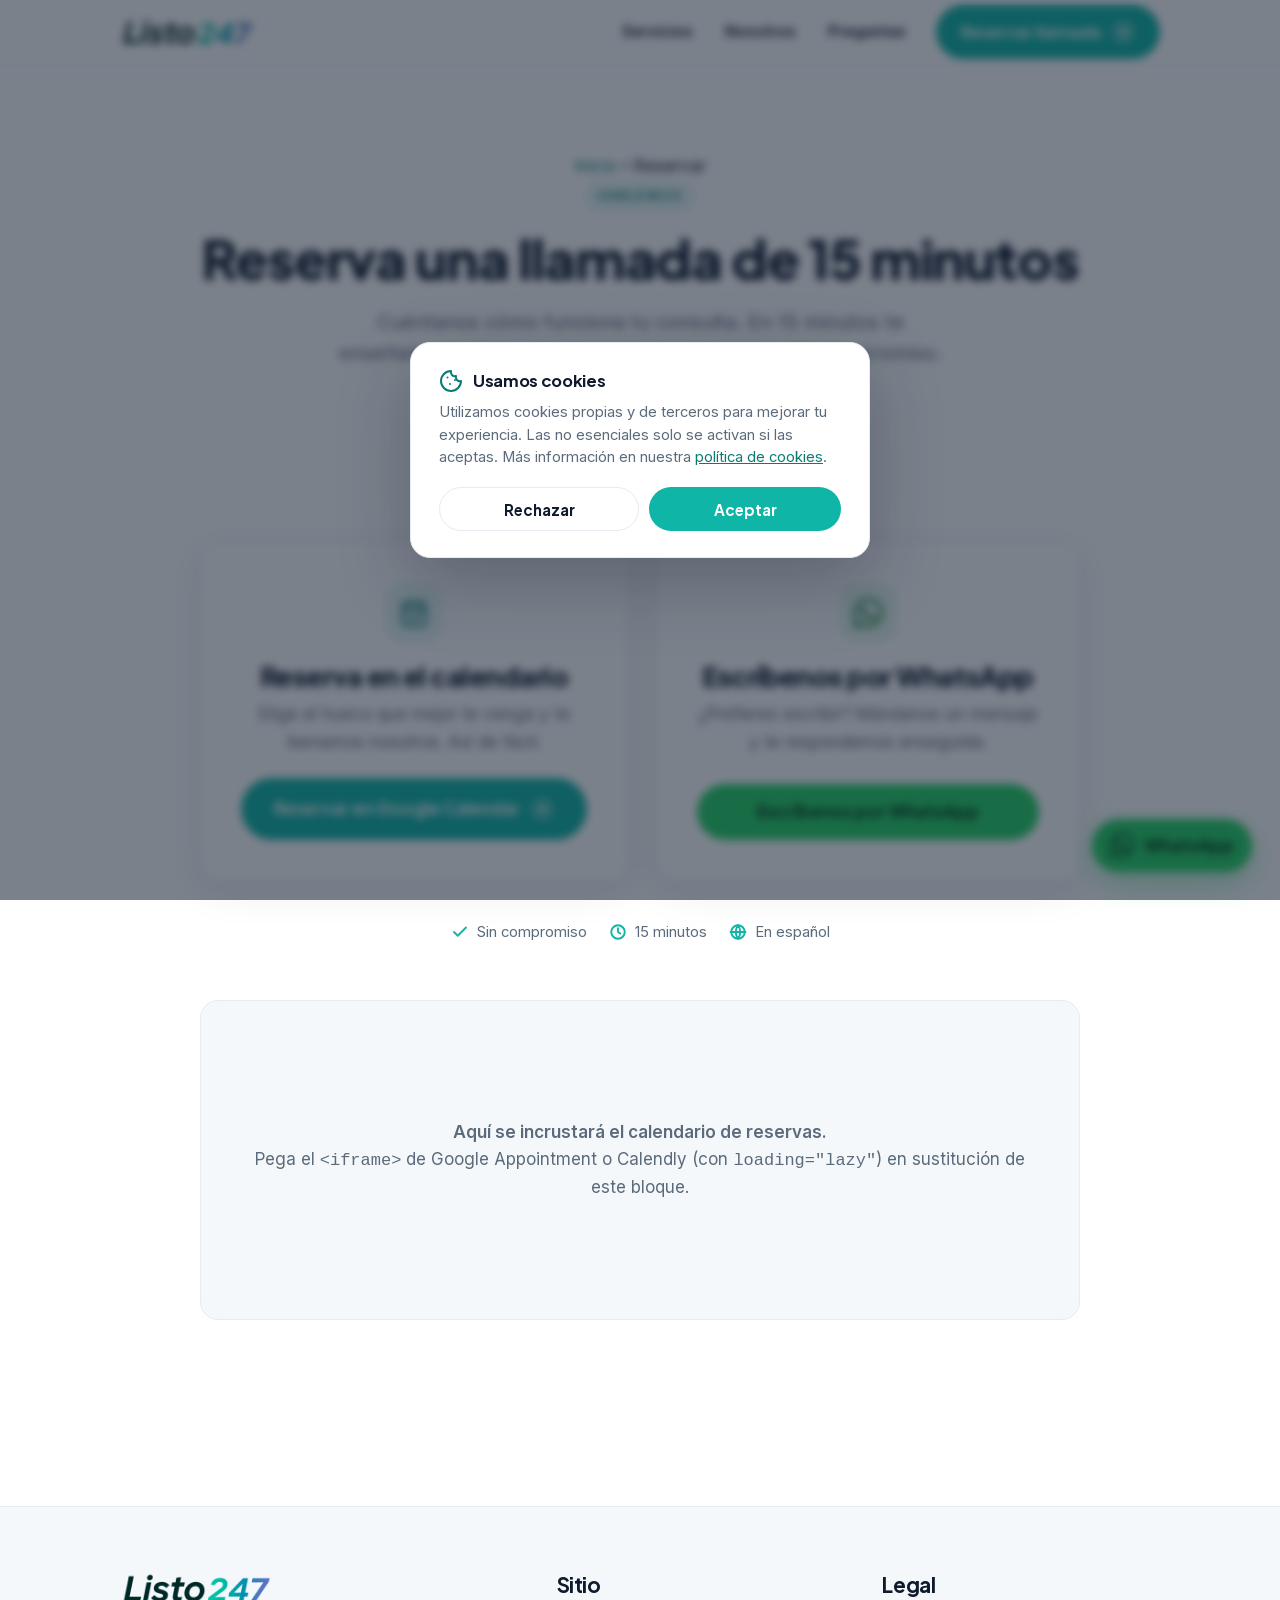
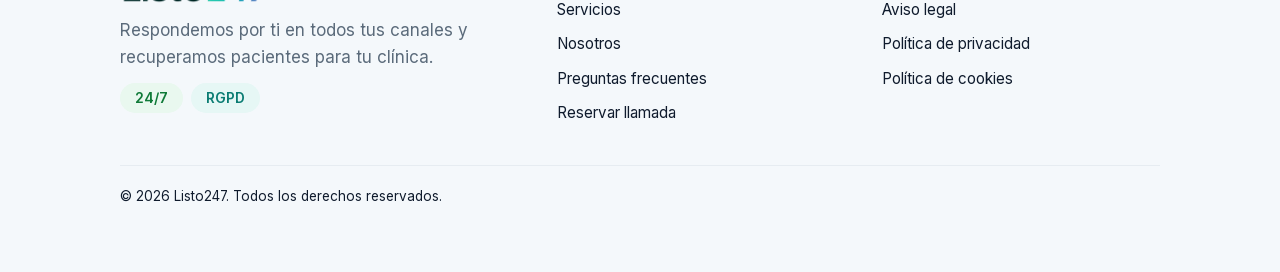
<file: reservar.html>
<!DOCTYPE html>
<html lang="es-ES">
<head>
<meta charset="UTF-8" />
<meta name="viewport" content="width=device-width, initial-scale=1" />

<!-- ================= SEO (es-ES) ================= -->
<title>Reservar una llamada — 15 min, sin compromiso | Listo247</title>
<meta name="description" content="Cuéntanos cómo funciona tu consulta. En 15 minutos te enseñamos qué cambiaría. Reserva por Google Calendar o escríbenos por WhatsApp. En español, sin compromiso." />
<meta name="theme-color" content="#0FB5A6" />
<link rel="canonical" href="https://listo247.es/reservar.html" />
<link rel="alternate" hreflang="es-ES" href="https://listo247.es/reservar.html" />
<link rel="alternate" hreflang="x-default" href="https://listo247.es/reservar.html" />

<!-- Open Graph -->
<meta property="og:type" content="website" />
<meta property="og:locale" content="es_ES" />
<meta property="og:site_name" content="Listo247" />
<meta property="og:title" content="Reservar una llamada — 15 min, sin compromiso | Listo247" />
<meta property="og:description" content="Dos formas de hablar con nosotros: Google Calendar o WhatsApp. Sin formularios largos." />
<meta property="og:url" content="https://listo247.es/reservar.html" />
<meta property="og:image" content="https://listo247.es/assets/og/og-reservar.jpg" />
<meta property="og:image:width" content="1200" />
<meta property="og:image:height" content="630" />

<!-- Twitter Card -->
<meta name="twitter:card" content="summary_large_image" />
<meta name="twitter:title" content="Reservar una llamada — 15 min, sin compromiso | Listo247" />
<meta name="twitter:description" content="Google Calendar o WhatsApp. En español, sin compromiso." />
<meta name="twitter:image" content="https://listo247.es/assets/og/og-reservar.jpg" />

<!-- Iconos / manifest -->
<link rel="icon" href="/assets/favicon.svg" type="image/svg+xml" />
<link rel="icon" type="image/png" sizes="32x32" href="/assets/icons/favicon-32.png" />
<link rel="icon" type="image/png" sizes="16x16" href="/assets/icons/favicon-16.png" />
<link rel="apple-touch-icon" href="/assets/icons/icon-180.png" />
<link rel="manifest" href="/manifest.json" />

<!-- Fuentes auto-alojadas -->
<link rel="preload" href="/fonts/plus-jakarta-sans-latin.woff2" as="font" type="font/woff2" crossorigin />
<link rel="preload" href="/fonts/inter-latin.woff2" as="font" type="font/woff2" crossorigin />

<!-- Critical CSS inline: tokens + base mínima -->
<style>
  :root{
    --bg:#FFFFFF; --bg-soft:#F4F8FB; --surface:#FFFFFF;
    --ink:#0F1B2D; --muted:#5B6B7B; --line:#E6ECF1;
    --primary:#0FB5A6; --primary-deep:#0B7C73; --primary-soft:#E6F7F5;
    --ok:#16A34A; --radius:18px; --shadow:0 10px 40px rgba(15,27,45,.08);
    --maxw:1120px;
    --font-head:'Plus Jakarta Sans',system-ui,-apple-system,Segoe UI,sans-serif;
    --font-body:'Inter',system-ui,-apple-system,Segoe UI,sans-serif;
  }
  body{font-family:var(--font-body);color:var(--ink);background:var(--bg)}
  .container{max-width:var(--maxw);margin-inline:auto;padding-inline:clamp(16px,5vw,40px)}
  .site-header{position:sticky;top:0;z-index:50;background:rgba(255,255,255,.96);border-bottom:1px solid var(--line)}
  .site-header .container{display:flex;align-items:center;justify-content:space-between;height:64px}
  .brand{font-family:var(--font-head);font-weight:800;font-size:1.25rem;letter-spacing:-.02em;display:flex;align-items:center;gap:10px}
  .brand img{width:28px;height:28px}
  .site-header.is-scrolled{background:rgba(255,255,255,.95);box-shadow:0 6px 24px rgba(15,27,45,.06)}
</style>

<!-- CSS del sitio (critical CSS inline arriba; compatibles con la CSP estricta). -->
<link rel="stylesheet" href="/css/reset.css" />
<link rel="stylesheet" href="/css/fonts.css" />
<link rel="stylesheet" href="/css/design-system.css" />
<link rel="stylesheet" href="/css/animations.css" />
<link rel="stylesheet" href="/css/paginas.css" />

<!-- ================= Schema.org: BreadcrumbList ================= -->
<script type="application/ld+json">
{
  "@context": "https://schema.org",
  "@type": "BreadcrumbList",
  "itemListElement": [
    { "@type": "ListItem", "position": 1, "name": "Inicio", "item": "https://listo247.es/" },
    { "@type": "ListItem", "position": 2, "name": "Reservar una llamada", "item": "https://listo247.es/reservar.html" }
  ]
}
</script>

<script src="/js/main.js" defer></script>
<script src="/js/animations.js" defer></script>
</head>
<body>

<a class="skip-link" href="#main">Saltar al contenido</a>

<header class="site-header">
  <div class="container">
    <a class="brand" href="/" aria-label="Listo247 — inicio">
      <img src="/assets/logo-listo247-wordmark.png" alt="Listo247" class="brand__logo" />
    </a>

    <button class="nav-toggle" type="button" aria-expanded="false"
            aria-controls="primary-nav" aria-label="Abrir menú">
      <span></span>
    </button>

    <nav id="primary-nav" class="nav" aria-label="Principal" data-open="false">
      <ul class="nav__list">
        <li><a class="nav__link" href="/servicios.html">Servicios</a></li>
        <li><a class="nav__link" href="/sobre-nosotros.html">Nosotros</a></li>
        <li><a class="nav__link" href="/preguntas-frecuentes.html">Preguntas</a></li>
      </ul>
      <a class="btn btn--primary nav__cta" href="/reservar.html" data-spark aria-current="page">
        Reservar llamada
        <span class="btn__icon" aria-hidden="true">
          <svg viewBox="0 0 24 24" fill="none" stroke="currentColor" stroke-width="2.5"
               stroke-linecap="round" stroke-linejoin="round"><path d="M5 12h14M13 6l6 6-6 6"/></svg>
        </span>
      </a>
    </nav>
  </div>
</header>

<main id="main">

  <!-- ===================== HERO ===================== -->
  <section class="page-hero container">
    <nav class="breadcrumb" aria-label="Migas de pan">
      <a href="/">Inicio</a> › <span aria-current="page">Reservar</span>
    </nav>
    <span class="eyebrow reveal">Hablemos</span>
    <h1 class="reveal" data-reveal-delay="1" style="margin:16px 0">Reserva una llamada de 15 minutos</h1>
    <p class="lead reveal" data-reveal-delay="2">
      Cuéntanos cómo funciona tu consulta. En 15 minutos te enseñamos qué cambiaría —
      sin tecnicismos y sin compromiso.
    </p>
  </section>

  <!-- ===================== DOS OPCIONES ===================== -->
  <section class="section" style="padding-top:0" aria-labelledby="opciones-h">
    <div class="container">
      <h2 id="opciones-h" class="text-center" style="margin-bottom:clamp(24px,4vw,40px)">Elige cómo prefieres</h2>

      <div class="reservar-grid">
        <!-- Opción A — Google Calendar -->
        <div class="opt-card reveal">
          <div class="opt-card__icon" aria-hidden="true">
            <svg viewBox="0 0 24 24" fill="none" stroke="currentColor" stroke-width="2" stroke-linecap="round" stroke-linejoin="round"><rect x="3" y="4" width="18" height="18" rx="2"/><path d="M16 2v4M8 2v4M3 10h18"/><path d="m9 16 2 2 4-4"/></svg>
          </div>
          <h2>Reserva en el calendario</h2>
          <p>Elige el hueco que mejor te venga y te llamamos nosotros. Así de fácil.</p>
          <!-- TODO(cliente): sustituir por el enlace real de Google Calendar / Calendly -->
          <a class="btn btn--primary btn--lg btn--block" href="#calendario" data-spark>
            Reservar en Google Calendar
            <span class="btn__icon" aria-hidden="true"><svg viewBox="0 0 24 24" fill="none" stroke="currentColor" stroke-width="2.5" stroke-linecap="round" stroke-linejoin="round"><path d="M5 12h14M13 6l6 6-6 6"/></svg></span>
          </a>
        </div>

        <!-- Opción B — WhatsApp -->
        <div class="opt-card opt-card--wa reveal" data-reveal-delay="1">
          <div class="opt-card__icon" aria-hidden="true">
            <svg viewBox="0 0 24 24" fill="currentColor"><path d="M.057 24l1.687-6.163a11.867 11.867 0 0 1-1.587-5.946C.16 5.335 5.495 0 12.05 0a11.817 11.817 0 0 1 8.413 3.488 11.824 11.824 0 0 1 3.48 8.414c-.003 6.557-5.338 11.892-11.893 11.892a11.9 11.9 0 0 1-5.688-1.448L.057 24zm6.597-3.807c1.676.995 3.276 1.591 5.392 1.592 5.448 0 9.886-4.434 9.889-9.885.002-5.462-4.415-9.89-9.881-9.892-5.452 0-9.887 4.434-9.889 9.884a9.82 9.82 0 0 0 1.523 5.26l-.999 3.648 3.965-1.607zm11.387-5.464c-.074-.124-.272-.198-.57-.347-.297-.149-1.758-.868-2.031-.967-.272-.099-.47-.149-.669.149-.198.297-.768.967-.941 1.165-.173.198-.347.223-.644.074-.297-.149-1.255-.462-2.39-1.475-.883-.788-1.48-1.761-1.653-2.059-.173-.297-.018-.458.13-.606.134-.133.297-.347.446-.521.151-.172.2-.296.3-.495.099-.198.05-.372-.025-.521-.075-.148-.669-1.611-.916-2.206-.242-.579-.487-.501-.669-.51l-.57-.01c-.198 0-.52.074-.792.372s-1.04 1.016-1.04 2.479 1.065 2.876 1.213 3.074c.149.198 2.095 3.2 5.076 4.487.709.306 1.263.489 1.694.626.712.226 1.36.194 1.872.118.571-.085 1.758-.719 2.006-1.413.248-.695.248-1.29.173-1.414z"/></svg>
          </div>
          <h2>Escríbenos por WhatsApp</h2>
          <p>¿Prefieres escribir? Mándanos un mensaje y te respondemos enseguida.</p>
          <!-- TODO(cliente): sustituir 000000000 por el número real de WhatsApp -->
          <a class="btn btn--wa btn--lg btn--block"
             href="https://wa.me/000000000?text=Hola,%20tengo%20una%20cl%C3%ADnica%20y%20quiero%20saber%20m%C3%A1s"
             target="_blank" rel="noopener">
            Escríbenos por WhatsApp
          </a>
        </div>
      </div>

      <!-- Micro-reaseguros -->
      <ul class="reassure" aria-label="Garantías">
        <li><svg viewBox="0 0 24 24" fill="none" stroke="currentColor" stroke-width="2.5" stroke-linecap="round" stroke-linejoin="round"><path d="M20 6 9 17l-5-5"/></svg> Sin compromiso</li>
        <li><svg viewBox="0 0 24 24" fill="none" stroke="currentColor" stroke-width="2.5" stroke-linecap="round" stroke-linejoin="round"><circle cx="12" cy="12" r="9"/><path d="M12 7v5l3 2"/></svg> 15 minutos</li>
        <li><svg viewBox="0 0 24 24" fill="none" stroke="currentColor" stroke-width="2.5" stroke-linecap="round" stroke-linejoin="round"><circle cx="12" cy="12" r="9"/><path d="M2 12h20M12 3a15 15 0 0 1 0 18M12 3a15 15 0 0 0 0 18"/></svg> En español</li>
      </ul>

      <!-- Embed de calendario (opcional, lazy-load) -->
      <!-- TODO(cliente): pegar el iframe de Google Appointment / Calendly y quitar el bloque placeholder.
           El iframe lleva loading="lazy" para no penalizar el rendimiento. -->
      <div id="calendario" class="calendar-embed reveal" style="display:grid;place-items:center;text-align:center;padding:40px">
        <p class="muted" style="margin:0">
          <strong>Aquí se incrustará el calendario de reservas.</strong><br>
          Pega el <code>&lt;iframe&gt;</code> de Google Appointment o Calendly
          (con <code>loading="lazy"</code>) en sustitución de este bloque.
        </p>
      </div>
    </div>
  </section>

</main>

<footer class="site-footer">
  <div class="container">
    <div class="footer__grid">
      <div>
        <div class="footer__brand">
          <img src="/assets/logo-listo247-wordmark.png" alt="Listo247" class="brand__logo" />
        </div>
        <p class="muted measure">Respondemos por ti en todos tus canales y recuperamos pacientes para tu clínica.</p>
        <div class="footer__channels">
          <span class="chip chip--ok">24/7</span>
          <span class="chip chip--accent">RGPD</span>
        </div>
      </div>
      <div>
        <h4>Sitio</h4>
        <div class="footer__links">
          <a href="/servicios.html">Servicios</a>
          <a href="/sobre-nosotros.html">Nosotros</a>
          <a href="/preguntas-frecuentes.html">Preguntas frecuentes</a>
          <a href="/reservar.html">Reservar llamada</a>
        </div>
      </div>
      <div>
        <h4>Legal</h4>
        <div class="footer__links">
          <a href="/aviso-legal.html">Aviso legal</a>
          <a href="/privacidad.html">Política de privacidad</a>
          <a href="/politica-cookies.html">Política de cookies</a>
        </div>
      </div>
    </div>
    <div class="footer__bottom">
      <p>© <span data-year>2026</span> Listo247. Todos los derechos reservados.</p>
    </div>
  </div>
</footer>

<!-- Botón flotante de WhatsApp · TODO(cliente): sustituir el número -->
<a class="wa-float" href="https://wa.me/000000000?text=Hola,%20tengo%20una%20cl%C3%ADnica%20y%20quiero%20saber%20m%C3%A1s"
   target="_blank" rel="noopener" aria-label="Escríbenos por WhatsApp">
  <svg viewBox="0 0 24 24" fill="currentColor" aria-hidden="true"><path d="M.057 24l1.687-6.163a11.867 11.867 0 0 1-1.587-5.946C.16 5.335 5.495 0 12.05 0a11.817 11.817 0 0 1 8.413 3.488 11.824 11.824 0 0 1 3.48 8.414c-.003 6.557-5.338 11.892-11.893 11.892a11.9 11.9 0 0 1-5.688-1.448L.057 24zm6.597-3.807c1.676.995 3.276 1.591 5.392 1.592 5.448 0 9.886-4.434 9.889-9.885.002-5.462-4.415-9.89-9.881-9.892-5.452 0-9.887 4.434-9.889 9.884a9.82 9.82 0 0 0 1.523 5.26l-.999 3.648 3.965-1.607zm11.387-5.464c-.074-.124-.272-.198-.57-.347-.297-.149-1.758-.868-2.031-.967-.272-.099-.47-.149-.669.149-.198.297-.768.967-.941 1.165-.173.198-.347.223-.644.074-.297-.149-1.255-.462-2.39-1.475-.883-.788-1.48-1.761-1.653-2.059-.173-.297-.018-.458.13-.606.134-.133.297-.347.446-.521.151-.172.2-.296.3-.495.099-.198.05-.372-.025-.521-.075-.148-.669-1.611-.916-2.206-.242-.579-.487-.501-.669-.51l-.57-.01c-.198 0-.52.074-.792.372s-1.04 1.016-1.04 2.479 1.065 2.876 1.213 3.074c.149.198 2.095 3.2 5.076 4.487.709.306 1.263.489 1.694.626.712.226 1.36.194 1.872.118.571-.085 1.758-.719 2.006-1.413.248-.695.248-1.29.173-1.414z"/></svg>
  <span class="wa-float__txt">WhatsApp</span>
</a>

</body>
</html>
</file>
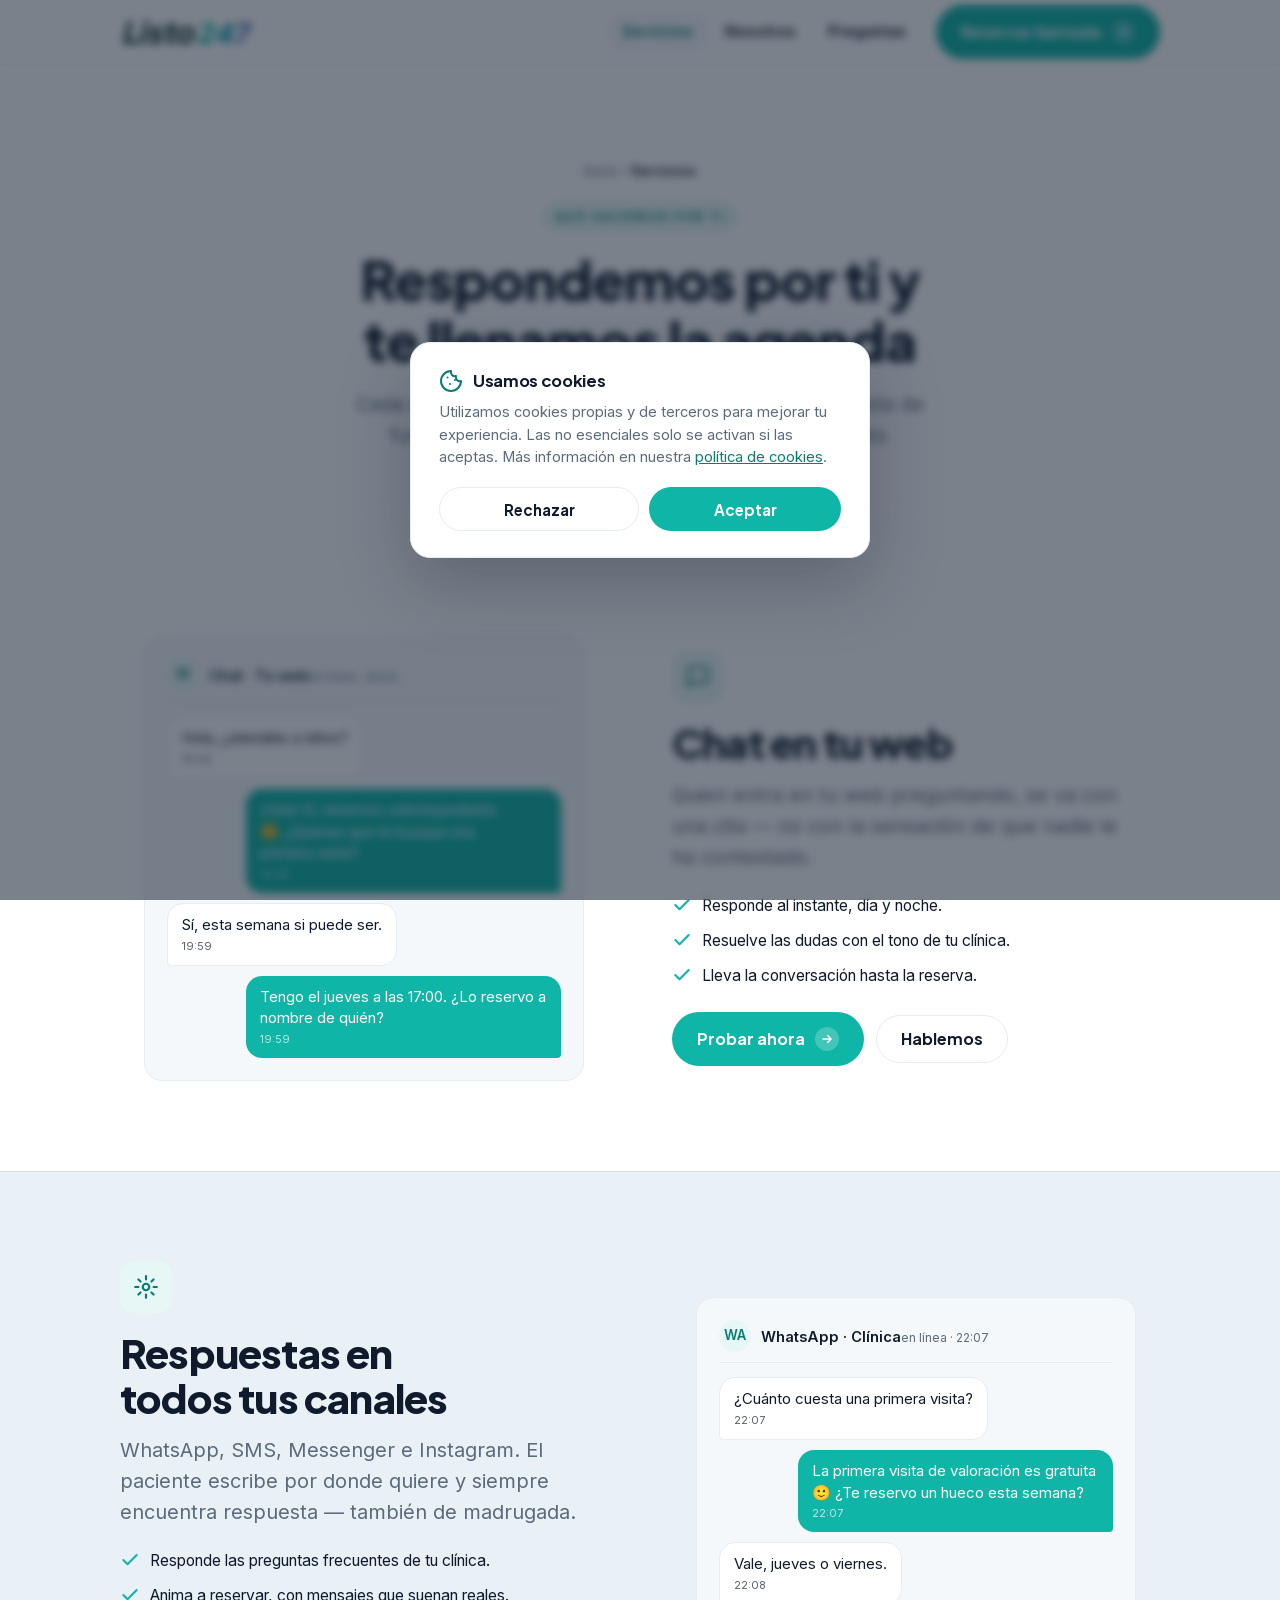
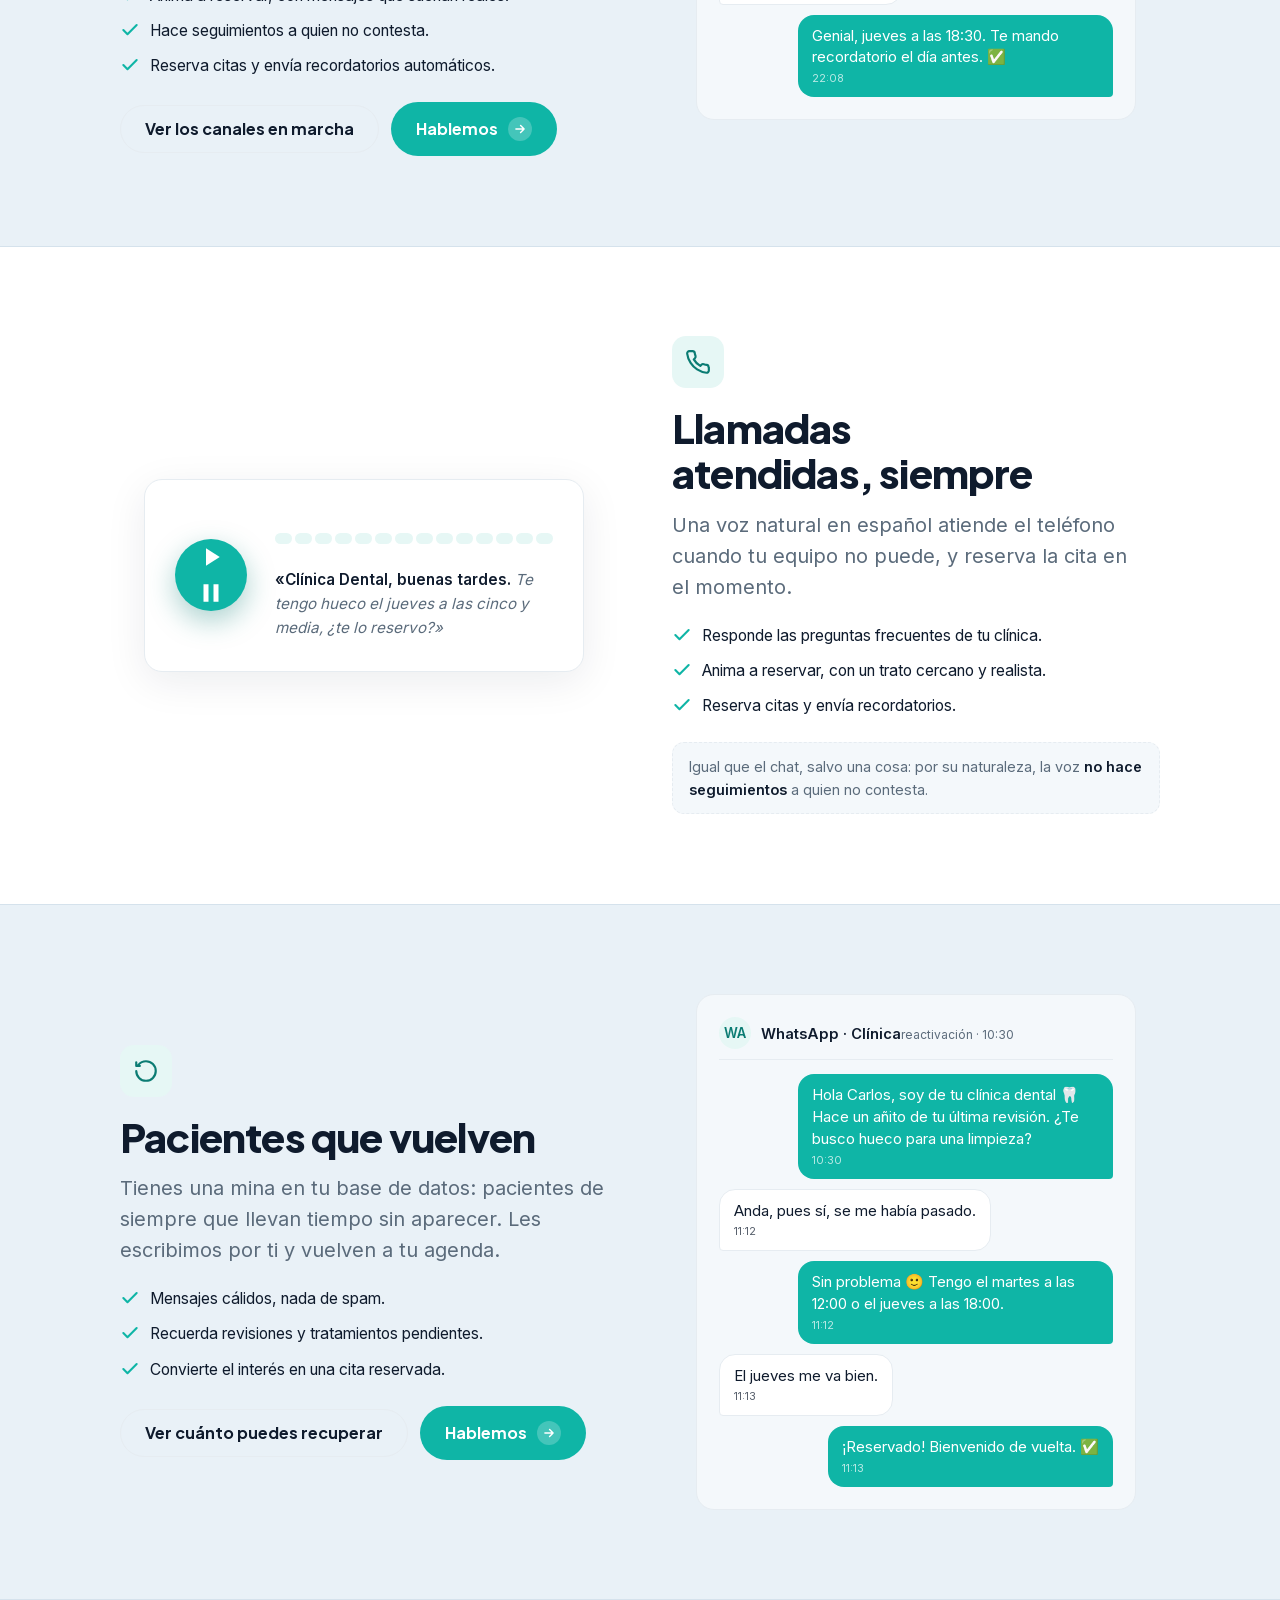
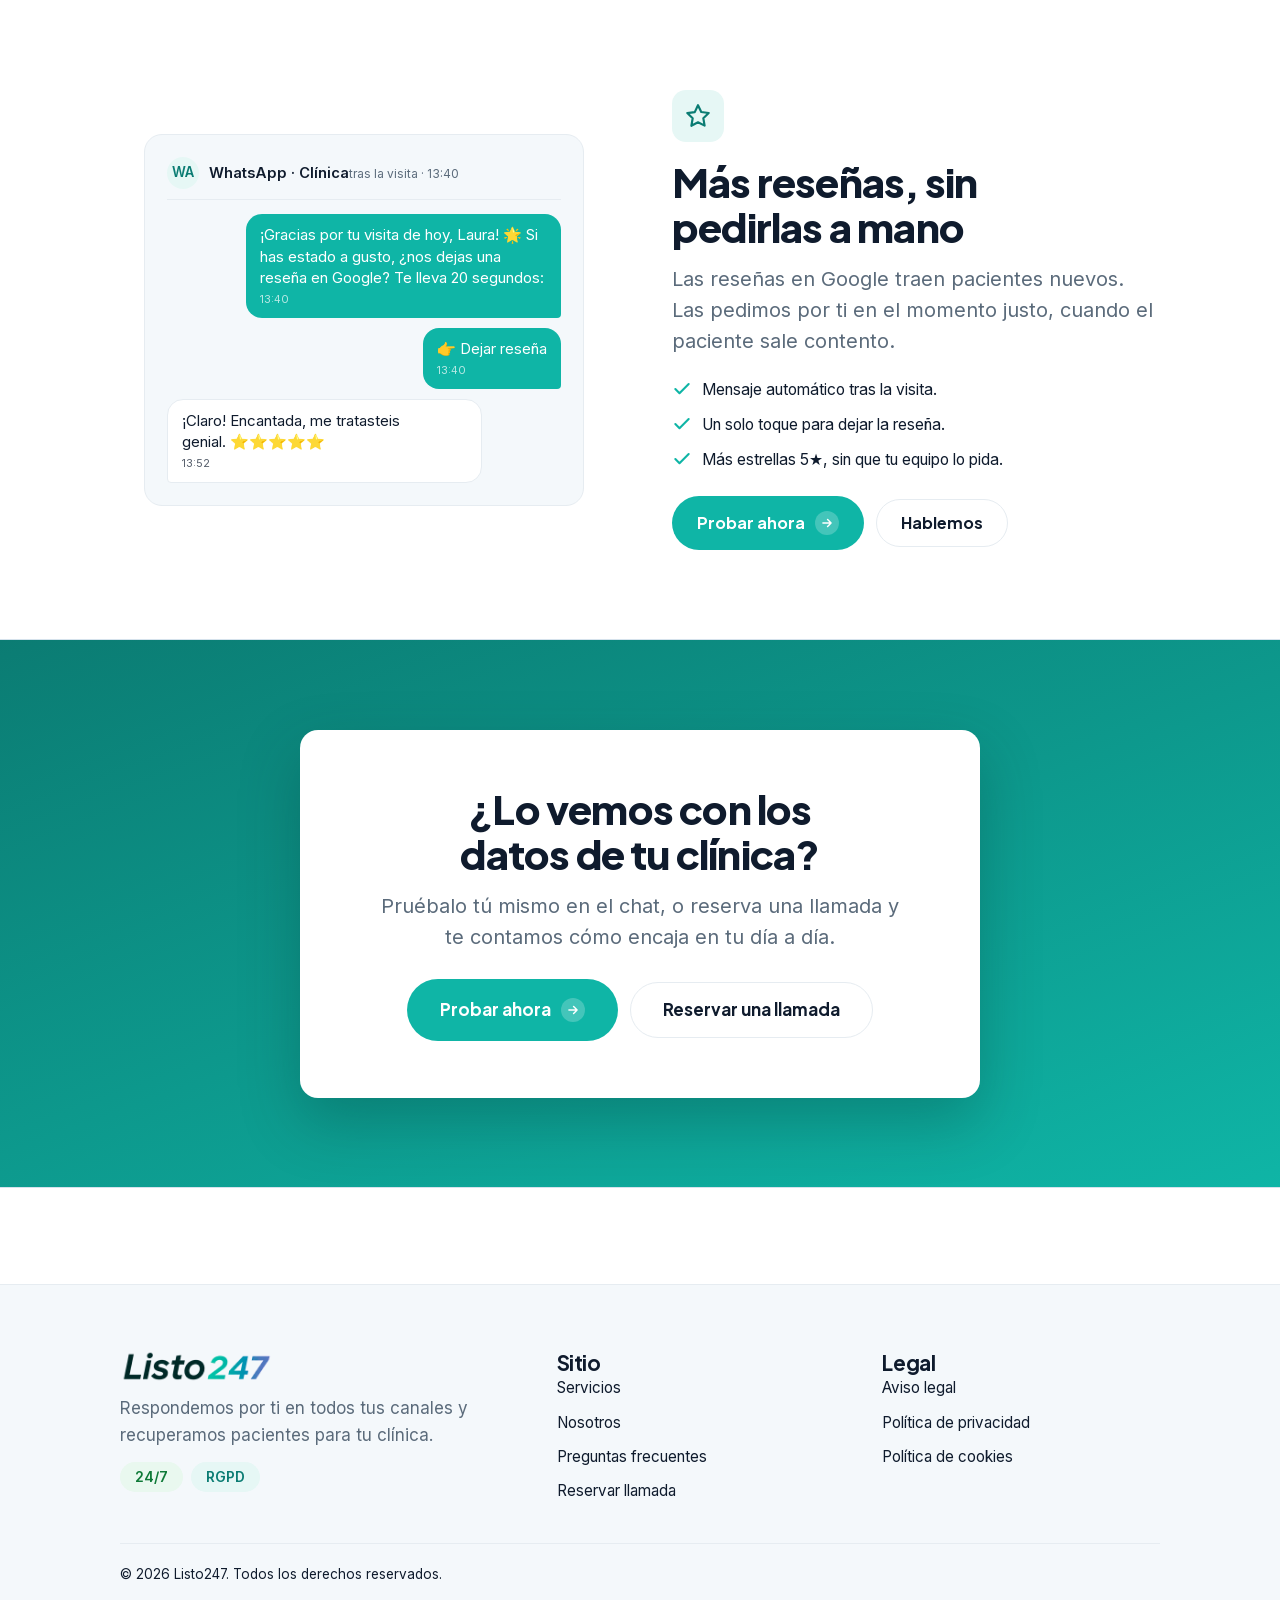
<file: servicios.html>
<!DOCTYPE html>
<html lang="es-ES">
<head>
<meta charset="UTF-8" />
<meta name="viewport" content="width=device-width, initial-scale=1" />

<!-- ================= SEO (es-ES) ================= -->
<title>Servicios — Chat, voz y reactivación de pacientes | Listo247</title>
<meta name="description" content="Chat en tu web, respuestas en todos tus canales, llamadas atendidas, reactivación de pacientes y más reseñas en Google. Resultados para tu clínica, no funciones técnicas." />
<meta name="theme-color" content="#0FB5A6" />
<link rel="canonical" href="https://listo247.es/servicios.html" />
<link rel="alternate" hreflang="es-ES" href="https://listo247.es/servicios.html" />
<link rel="alternate" hreflang="x-default" href="https://listo247.es/servicios.html" />

<!-- Open Graph -->
<meta property="og:type" content="website" />
<meta property="og:locale" content="es_ES" />
<meta property="og:site_name" content="Listo247" />
<meta property="og:title" content="Servicios — Chat, voz y reactivación de pacientes | Listo247" />
<meta property="og:description" content="Respondemos por ti en todos tus canales y llenamos tu agenda. Mira cómo, servicio a servicio." />
<meta property="og:url" content="https://listo247.es/servicios.html" />
<meta property="og:image" content="https://listo247.es/assets/og/og-servicios.jpg" />
<meta property="og:image:width" content="1200" />
<meta property="og:image:height" content="630" />

<!-- Twitter Card -->
<meta name="twitter:card" content="summary_large_image" />
<meta name="twitter:title" content="Servicios — Chat, voz y reactivación de pacientes | Listo247" />
<meta name="twitter:description" content="Respondemos por ti en todos tus canales y llenamos tu agenda." />
<meta name="twitter:image" content="https://listo247.es/assets/og/og-servicios.jpg" />

<!-- Iconos / manifest -->
<link rel="icon" href="/assets/favicon.svg" type="image/svg+xml" />
<link rel="icon" type="image/png" sizes="32x32" href="/assets/icons/favicon-32.png" />
<link rel="icon" type="image/png" sizes="16x16" href="/assets/icons/favicon-16.png" />
<link rel="apple-touch-icon" href="/assets/icons/icon-180.png" />
<link rel="manifest" href="/manifest.json" />

<!-- Fuentes auto-alojadas -->
<link rel="preload" href="/fonts/plus-jakarta-sans-latin.woff2" as="font" type="font/woff2" crossorigin />
<link rel="preload" href="/fonts/inter-latin.woff2" as="font" type="font/woff2" crossorigin />

<!-- Critical CSS inline: tokens + base mínima -->
<style>
  :root{
    --bg:#FFFFFF; --bg-soft:#F4F8FB; --surface:#FFFFFF;
    --ink:#0F1B2D; --muted:#5B6B7B; --line:#E6ECF1;
    --primary:#0FB5A6; --primary-deep:#0B7C73; --primary-soft:#E6F7F5;
    --ok:#16A34A; --radius:18px; --shadow:0 10px 40px rgba(15,27,45,.08);
    --maxw:1120px;
    --font-head:'Plus Jakarta Sans',system-ui,-apple-system,Segoe UI,sans-serif;
    --font-body:'Inter',system-ui,-apple-system,Segoe UI,sans-serif;
  }
  body{font-family:var(--font-body);color:var(--ink);background:var(--bg)}
  .container{max-width:var(--maxw);margin-inline:auto;padding-inline:clamp(16px,5vw,40px)}
  .site-header{position:sticky;top:0;z-index:50;background:rgba(255,255,255,.96);border-bottom:1px solid var(--line)}
  .site-header .container{display:flex;align-items:center;justify-content:space-between;height:64px}
  .brand{font-family:var(--font-head);font-weight:800;font-size:1.25rem;letter-spacing:-.02em;display:flex;align-items:center;gap:10px}
  .brand img{width:28px;height:28px}
  .site-header.is-scrolled{background:rgba(255,255,255,.95);box-shadow:0 6px 24px rgba(15,27,45,.06)}
</style>

<!-- CSS del sitio (critical CSS inline arriba; compatibles con la CSP estricta). -->
<link rel="stylesheet" href="/css/reset.css" />
<link rel="stylesheet" href="/css/fonts.css" />
<link rel="stylesheet" href="/css/design-system.css" />
<link rel="stylesheet" href="/css/animations.css" />
<link rel="stylesheet" href="/css/home.css" />
<link rel="stylesheet" href="/css/servicios.css" />

<!-- ================= Schema.org: BreadcrumbList + Service (x5) ================= -->
<script type="application/ld+json">
{
  "@context": "https://schema.org",
  "@graph": [
    {
      "@type": "BreadcrumbList",
      "itemListElement": [
        { "@type": "ListItem", "position": 1, "name": "Inicio", "item": "https://listo247.es/" },
        { "@type": "ListItem", "position": 2, "name": "Servicios", "item": "https://listo247.es/servicios.html" }
      ]
    },
    {
      "@type": "Service",
      "name": "Chat en tu web",
      "serviceType": "Chat para clínicas en la web",
      "description": "Respuesta instantánea a los visitantes de tu web, que acaba en cita.",
      "areaServed": "ES",
      "provider": { "@type": "Organization", "name": "Listo247", "url": "https://listo247.es/" }
    },
    {
      "@type": "Service",
      "name": "Respuestas en todos tus canales",
      "serviceType": "Atención por WhatsApp, SMS, Messenger e Instagram",
      "description": "Mensajes reales atendidos 24/7 en el canal preferido del paciente, con seguimiento y recordatorios.",
      "areaServed": "ES",
      "provider": { "@type": "Organization", "name": "Listo247", "url": "https://listo247.es/" }
    },
    {
      "@type": "Service",
      "name": "Llamadas atendidas, siempre",
      "serviceType": "Recepción telefónica con voz (Voice AI)",
      "description": "El teléfono no suena en vano: se responde la llamada y se reserva la cita, también fuera de horario.",
      "areaServed": "ES",
      "provider": { "@type": "Organization", "name": "Listo247", "url": "https://listo247.es/" }
    },
    {
      "@type": "Service",
      "name": "Pacientes que vuelven",
      "serviceType": "Reactivación de base de datos de pacientes",
      "description": "Tu base de datos de pacientes inactivos se convierte en citas nuevas con mensajes de reactivación.",
      "areaServed": "ES",
      "provider": { "@type": "Organization", "name": "Listo247", "url": "https://listo247.es/" }
    },
    {
      "@type": "Service",
      "name": "Más reseñas, sin pedirlas a mano",
      "serviceType": "Solicitud automática de reseñas en Google",
      "description": "Más reseñas 5★ en Google de forma automática, tras la visita del paciente.",
      "areaServed": "ES",
      "provider": { "@type": "Organization", "name": "Listo247", "url": "https://listo247.es/" }
    }
  ]
}
</script>

<script src="/js/main.js" defer></script>
<script src="/js/animations.js" defer></script>
</head>
<body>

<a class="skip-link" href="#main">Saltar al contenido</a>

<header class="site-header">
  <div class="container">
    <a class="brand" href="/" aria-label="Listo247 — inicio">
      <img src="/assets/logo-listo247-wordmark.png" alt="Listo247" class="brand__logo" />
    </a>

    <button class="nav-toggle" type="button" aria-expanded="false"
            aria-controls="primary-nav" aria-label="Abrir menú">
      <span></span>
    </button>

    <nav id="primary-nav" class="nav" aria-label="Principal" data-open="false">
      <ul class="nav__list">
        <li><a class="nav__link" href="/servicios.html" aria-current="page">Servicios</a></li>
        <li><a class="nav__link" href="/sobre-nosotros.html">Nosotros</a></li>
        <li><a class="nav__link" href="/preguntas-frecuentes.html">Preguntas</a></li>
      </ul>
      <a class="btn btn--primary nav__cta" href="/reservar.html" data-spark>
        Reservar llamada
        <span class="btn__icon" aria-hidden="true">
          <svg viewBox="0 0 24 24" fill="none" stroke="currentColor" stroke-width="2.5"
               stroke-linecap="round" stroke-linejoin="round"><path d="M5 12h14M13 6l6 6-6 6"/></svg>
        </span>
      </a>
    </nav>
  </div>
</header>

<main id="main">

  <!-- ===================== HERO DE PÁGINA ===================== -->
  <section class="svc-hero container">
    <nav class="breadcrumb" aria-label="Migas de pan">
      <a href="/">Inicio</a> › <span aria-current="page">Servicios</span>
    </nav>
    <span class="eyebrow reveal">Qué hacemos por ti</span>
    <h1 class="reveal" data-reveal-delay="1" style="margin:16px 0">Respondemos por ti y te llenamos la agenda</h1>
    <p class="lead reveal" data-reveal-delay="2">
      Cada servicio es un resultado para tu clínica, no una lista de funciones.
      Mira cómo funciona, con ejemplos reales.
    </p>
  </section>

  <!-- ===================== 1 · CHAT EN TU WEB ===================== -->
  <section id="chat" class="section svc" aria-labelledby="svc-chat-h">
    <div class="container">
      <div class="svc__grid">
        <div class="svc__body reveal">
          <div class="svc__icon"><svg viewBox="0 0 24 24" fill="none" stroke="currentColor" stroke-width="2" stroke-linecap="round" stroke-linejoin="round"><path d="M21 15a2 2 0 01-2 2H7l-4 4V5a2 2 0 012-2h14a2 2 0 012 2z"/></svg></div>
          <h2 id="svc-chat-h">Chat en tu web</h2>
          <p class="lead">Quien entra en tu web preguntando, se va con una cita —
          no con la sensación de que nadie le ha contestado.</p>
          <ul class="svc__caps">
            <li><svg viewBox="0 0 24 24" fill="none" stroke="currentColor" stroke-width="2.5" stroke-linecap="round" stroke-linejoin="round"><path d="M20 6L9 17l-5-5"/></svg> Responde al instante, día y noche.</li>
            <li><svg viewBox="0 0 24 24" fill="none" stroke="currentColor" stroke-width="2.5" stroke-linecap="round" stroke-linejoin="round"><path d="M20 6L9 17l-5-5"/></svg> Resuelve las dudas con el tono de tu clínica.</li>
            <li><svg viewBox="0 0 24 24" fill="none" stroke="currentColor" stroke-width="2.5" stroke-linecap="round" stroke-linejoin="round"><path d="M20 6L9 17l-5-5"/></svg> Lleva la conversación hasta la reserva.</li>
          </ul>
          <div class="cluster">
            <button class="btn btn--primary" data-open-chat data-spark>
              Probar ahora
              <span class="btn__icon" aria-hidden="true"><svg viewBox="0 0 24 24" fill="none" stroke="currentColor" stroke-width="2.5" stroke-linecap="round" stroke-linejoin="round"><path d="M5 12h14M13 6l6 6-6 6"/></svg></span>
            </button>
            <a class="btn btn--ghost" href="/reservar.html">Hablemos</a>
          </div>
        </div>
        <div class="svc__media reveal" data-reveal-delay="1">
          <div class="chat">
            <div class="chat__head"><span class="chat__avatar">W</span><span><span class="chat__name">Chat · Tu web</span><span class="chat__meta">en línea · ahora</span></span></div>
            <p class="bubble bubble--in">Hola, ¿atendéis a niños? <span class="bubble__time">19:58</span></p>
            <p class="bubble bubble--out">¡Hola! Sí, tenemos odontopediatría 🙂 ¿Quieres que te busque una primera visita? <span class="bubble__time">19:58</span></p>
            <p class="bubble bubble--in">Sí, esta semana si puede ser. <span class="bubble__time">19:59</span></p>
            <p class="bubble bubble--out">Tengo el jueves a las 17:00. ¿Lo reservo a nombre de quién? <span class="bubble__time">19:59</span></p>
          </div>
        </div>
      </div>
    </div>
  </section>

  <!-- ===================== 2 · RESPUESTAS EN TODOS TUS CANALES ===================== -->
  <section id="canales" class="section section--soft svc" aria-labelledby="svc-canales-h">
    <div class="container">
      <div class="svc__grid">
        <div class="svc__body reveal">
          <div class="svc__icon"><svg viewBox="0 0 24 24" fill="none" stroke="currentColor" stroke-width="2" stroke-linecap="round" stroke-linejoin="round"><circle cx="12" cy="12" r="3"/><path d="M12 2v3M12 19v3M2 12h3M19 12h3M5 5l2 2M17 17l2 2M19 5l-2 2M7 17l-2 2"/></svg></div>
          <h2 id="svc-canales-h">Respuestas en todos tus canales</h2>
          <p class="lead">WhatsApp, SMS, Messenger e Instagram. El paciente escribe por donde quiere
          y siempre encuentra respuesta — también de madrugada.</p>
          <ul class="svc__caps">
            <li><svg viewBox="0 0 24 24" fill="none" stroke="currentColor" stroke-width="2.5" stroke-linecap="round" stroke-linejoin="round"><path d="M20 6L9 17l-5-5"/></svg> Responde las preguntas frecuentes de tu clínica.</li>
            <li><svg viewBox="0 0 24 24" fill="none" stroke="currentColor" stroke-width="2.5" stroke-linecap="round" stroke-linejoin="round"><path d="M20 6L9 17l-5-5"/></svg> Anima a reservar, con mensajes que suenan reales.</li>
            <li><svg viewBox="0 0 24 24" fill="none" stroke="currentColor" stroke-width="2.5" stroke-linecap="round" stroke-linejoin="round"><path d="M20 6L9 17l-5-5"/></svg> Hace seguimientos a quien no contesta.</li>
            <li><svg viewBox="0 0 24 24" fill="none" stroke="currentColor" stroke-width="2.5" stroke-linecap="round" stroke-linejoin="round"><path d="M20 6L9 17l-5-5"/></svg> Reserva citas y envía recordatorios automáticos.</li>
          </ul>
          <div class="cluster">
            <a class="btn btn--ghost" href="/#canales">Ver los canales en marcha</a>
            <a class="btn btn--primary" href="/reservar.html" data-spark>Hablemos
              <span class="btn__icon" aria-hidden="true"><svg viewBox="0 0 24 24" fill="none" stroke="currentColor" stroke-width="2.5" stroke-linecap="round" stroke-linejoin="round"><path d="M5 12h14M13 6l6 6-6 6"/></svg></span>
            </a>
          </div>
        </div>
        <div class="svc__media reveal" data-reveal-delay="1">
          <div class="chat">
            <div class="chat__head"><span class="chat__avatar">WA</span><span><span class="chat__name">WhatsApp · Clínica</span><span class="chat__meta">en línea · 22:07</span></span></div>
            <p class="bubble bubble--in">¿Cuánto cuesta una primera visita? <span class="bubble__time">22:07</span></p>
            <p class="bubble bubble--out">La primera visita de valoración es gratuita 🙂 ¿Te reservo un hueco esta semana? <span class="bubble__time">22:07</span></p>
            <p class="bubble bubble--in">Vale, jueves o viernes. <span class="bubble__time">22:08</span></p>
            <p class="bubble bubble--out">Genial, jueves a las 18:30. Te mando recordatorio el día antes. ✅ <span class="bubble__time">22:08</span></p>
          </div>
        </div>
      </div>
    </div>
  </section>

  <!-- ===================== 3 · LLAMADAS ATENDIDAS (VOZ) ===================== -->
  <section id="voz" class="section svc voz" aria-labelledby="svc-voz-h">
    <div class="container">
      <div class="svc__grid">
        <div class="svc__body reveal">
          <div class="svc__icon"><svg viewBox="0 0 24 24" fill="none" stroke="currentColor" stroke-width="2" stroke-linecap="round" stroke-linejoin="round"><path d="M22 16.9v3a2 2 0 01-2.2 2 19.8 19.8 0 01-8.6-3.1 19.5 19.5 0 01-6-6A19.8 19.8 0 012 4.2 2 2 0 014 2h3a2 2 0 012 1.7c.1.9.4 1.8.7 2.7a2 2 0 01-.5 2.1L8.1 9.6a16 16 0 006 6l1.1-1.1a2 2 0 012.1-.5c.9.3 1.8.6 2.7.7a2 2 0 011.7 2z"/></svg></div>
          <h2 id="svc-voz-h">Llamadas atendidas, siempre</h2>
          <p class="lead">Una voz natural en español atiende el teléfono cuando tu equipo no puede,
          y reserva la cita en el momento.</p>
          <ul class="svc__caps">
            <li><svg viewBox="0 0 24 24" fill="none" stroke="currentColor" stroke-width="2.5" stroke-linecap="round" stroke-linejoin="round"><path d="M20 6L9 17l-5-5"/></svg> Responde las preguntas frecuentes de tu clínica.</li>
            <li><svg viewBox="0 0 24 24" fill="none" stroke="currentColor" stroke-width="2.5" stroke-linecap="round" stroke-linejoin="round"><path d="M20 6L9 17l-5-5"/></svg> Anima a reservar, con un trato cercano y realista.</li>
            <li><svg viewBox="0 0 24 24" fill="none" stroke="currentColor" stroke-width="2.5" stroke-linecap="round" stroke-linejoin="round"><path d="M20 6L9 17l-5-5"/></svg> Reserva citas y envía recordatorios.</li>
          </ul>
          <p class="svc__note">Igual que el chat, salvo una cosa: por su naturaleza, la voz <b>no hace seguimientos</b> a quien no contesta.</p>
        </div>
        <div class="svc__media reveal" data-reveal-delay="1">
          <div class="voz__card" style="max-width:440px">
            <button class="voz__play" type="button" data-voz-play aria-label="Reproducir muestra de voz (demostración)">
              <svg viewBox="0 0 24 24" fill="currentColor" data-voz-icon-play><path d="M8 5v14l11-7z"/></svg>
              <svg viewBox="0 0 24 24" fill="currentColor" data-voz-icon-pause hidden><path d="M6 5h4v14H6zM14 5h4v14h-4z"/></svg>
            </button>
            <div class="voz__body">
              <div class="voz__wave" aria-hidden="true">
                <span></span><span></span><span></span><span></span><span></span><span></span><span></span><span></span><span></span><span></span><span></span><span></span><span></span><span></span>
              </div>
              <p class="voz__transcript"><b>«Clínica Dental, buenas tardes.</b> Te tengo hueco el jueves a las cinco y media, ¿te lo reservo?»</p>
            </div>
          </div>
        </div>
      </div>
    </div>
  </section>

  <!-- ===================== 4 · PACIENTES QUE VUELVEN ===================== -->
  <section id="reactivacion" class="section section--soft svc" aria-labelledby="svc-react-h">
    <div class="container">
      <div class="svc__grid">
        <div class="svc__body reveal">
          <div class="svc__icon"><svg viewBox="0 0 24 24" fill="none" stroke="currentColor" stroke-width="2" stroke-linecap="round" stroke-linejoin="round"><path d="M3 12a9 9 0 109-9 9 9 0 00-7 3.3M3 4v3.3H6.3"/></svg></div>
          <h2 id="svc-react-h">Pacientes que vuelven</h2>
          <p class="lead">Tienes una mina en tu base de datos: pacientes de siempre que llevan
          tiempo sin aparecer. Les escribimos por ti y vuelven a tu agenda.</p>
          <ul class="svc__caps">
            <li><svg viewBox="0 0 24 24" fill="none" stroke="currentColor" stroke-width="2.5" stroke-linecap="round" stroke-linejoin="round"><path d="M20 6L9 17l-5-5"/></svg> Mensajes cálidos, nada de spam.</li>
            <li><svg viewBox="0 0 24 24" fill="none" stroke="currentColor" stroke-width="2.5" stroke-linecap="round" stroke-linejoin="round"><path d="M20 6L9 17l-5-5"/></svg> Recuerda revisiones y tratamientos pendientes.</li>
            <li><svg viewBox="0 0 24 24" fill="none" stroke="currentColor" stroke-width="2.5" stroke-linecap="round" stroke-linejoin="round"><path d="M20 6L9 17l-5-5"/></svg> Convierte el interés en una cita reservada.</li>
          </ul>
          <div class="cluster">
            <a class="btn btn--ghost" href="/#calculadora">Ver cuánto puedes recuperar</a>
            <a class="btn btn--primary" href="/reservar.html" data-spark>Hablemos
              <span class="btn__icon" aria-hidden="true"><svg viewBox="0 0 24 24" fill="none" stroke="currentColor" stroke-width="2.5" stroke-linecap="round" stroke-linejoin="round"><path d="M5 12h14M13 6l6 6-6 6"/></svg></span>
            </a>
          </div>
        </div>
        <div class="svc__media reveal" data-reveal-delay="1">
          <div class="chat">
            <div class="chat__head"><span class="chat__avatar">WA</span><span><span class="chat__name">WhatsApp · Clínica</span><span class="chat__meta">reactivación · 10:30</span></span></div>
            <p class="bubble bubble--out">Hola Carlos, soy de tu clínica dental 🦷 Hace un añito de tu última revisión. ¿Te busco hueco para una limpieza? <span class="bubble__time">10:30</span></p>
            <p class="bubble bubble--in">Anda, pues sí, se me había pasado. <span class="bubble__time">11:12</span></p>
            <p class="bubble bubble--out">Sin problema 🙂 Tengo el martes a las 12:00 o el jueves a las 18:00. <span class="bubble__time">11:12</span></p>
            <p class="bubble bubble--in">El jueves me va bien. <span class="bubble__time">11:13</span></p>
            <p class="bubble bubble--out">¡Reservado! Bienvenido de vuelta. ✅ <span class="bubble__time">11:13</span></p>
          </div>
        </div>
      </div>
    </div>
  </section>

  <!-- ===================== 5 · MÁS RESEÑAS ===================== -->
  <section id="resenas" class="section svc" aria-labelledby="svc-resenas-h">
    <div class="container">
      <div class="svc__grid">
        <div class="svc__body reveal">
          <div class="svc__icon"><svg viewBox="0 0 24 24" fill="none" stroke="currentColor" stroke-width="2" stroke-linecap="round" stroke-linejoin="round"><path d="M12 2l3 6.3 6.9.9-5 4.8 1.2 6.9L12 17.8 5.9 21l1.2-6.9-5-4.8 6.9-.9z"/></svg></div>
          <h2 id="svc-resenas-h">Más reseñas, sin pedirlas a mano</h2>
          <p class="lead">Las reseñas en Google traen pacientes nuevos. Las pedimos por ti en el
          momento justo, cuando el paciente sale contento.</p>
          <ul class="svc__caps">
            <li><svg viewBox="0 0 24 24" fill="none" stroke="currentColor" stroke-width="2.5" stroke-linecap="round" stroke-linejoin="round"><path d="M20 6L9 17l-5-5"/></svg> Mensaje automático tras la visita.</li>
            <li><svg viewBox="0 0 24 24" fill="none" stroke="currentColor" stroke-width="2.5" stroke-linecap="round" stroke-linejoin="round"><path d="M20 6L9 17l-5-5"/></svg> Un solo toque para dejar la reseña.</li>
            <li><svg viewBox="0 0 24 24" fill="none" stroke="currentColor" stroke-width="2.5" stroke-linecap="round" stroke-linejoin="round"><path d="M20 6L9 17l-5-5"/></svg> Más estrellas 5★, sin que tu equipo lo pida.</li>
          </ul>
          <div class="cluster">
            <button class="btn btn--primary" data-open-chat data-spark>
              Probar ahora
              <span class="btn__icon" aria-hidden="true"><svg viewBox="0 0 24 24" fill="none" stroke="currentColor" stroke-width="2.5" stroke-linecap="round" stroke-linejoin="round"><path d="M5 12h14M13 6l6 6-6 6"/></svg></span>
            </button>
            <a class="btn btn--ghost" href="/reservar.html">Hablemos</a>
          </div>
        </div>
        <div class="svc__media reveal" data-reveal-delay="1">
          <div class="chat">
            <div class="chat__head"><span class="chat__avatar">WA</span><span><span class="chat__name">WhatsApp · Clínica</span><span class="chat__meta">tras la visita · 13:40</span></span></div>
            <p class="bubble bubble--out">¡Gracias por tu visita de hoy, Laura! 🌟 Si has estado a gusto, ¿nos dejas una reseña en Google? Te lleva 20 segundos: <span class="bubble__time">13:40</span></p>
            <p class="bubble bubble--out">👉 Dejar reseña <span class="bubble__time">13:40</span></p>
            <p class="bubble bubble--in">¡Claro! Encantada, me tratasteis genial. ⭐⭐⭐⭐⭐ <span class="bubble__time">13:52</span></p>
          </div>
        </div>
      </div>
    </div>
  </section>

  <!-- ===================== CTA FINAL ===================== -->
  <section class="section section--soft cta-final" aria-labelledby="svc-cta-h">
    <div class="container">
      <div class="cta-final__inner reveal">
        <h2 id="svc-cta-h">¿Lo vemos con los datos de tu clínica?</h2>
        <p class="lead">Pruébalo tú mismo en el chat, o reserva una llamada y te contamos cómo encaja en tu día a día.</p>
        <div class="cluster cluster--center">
          <button class="btn btn--primary btn--lg" data-open-chat data-spark>
            Probar ahora
            <span class="btn__icon" aria-hidden="true"><svg viewBox="0 0 24 24" fill="none" stroke="currentColor" stroke-width="2.5" stroke-linecap="round" stroke-linejoin="round"><path d="M5 12h14M13 6l6 6-6 6"/></svg></span>
          </button>
          <a class="btn btn--ghost btn--lg" href="/reservar.html">Reservar una llamada</a>
        </div>
      </div>
    </div>
  </section>

</main>

<footer class="site-footer">
  <div class="container">
    <div class="footer__grid">
      <div>
        <div class="footer__brand">
          <img src="/assets/logo-listo247-wordmark.png" alt="Listo247" class="brand__logo" />
        </div>
        <p class="muted measure">Respondemos por ti en todos tus canales y recuperamos pacientes para tu clínica.</p>
        <div class="footer__channels">
          <span class="chip chip--ok">24/7</span>
          <span class="chip chip--accent">RGPD</span>
        </div>
      </div>
      <div>
        <h4>Sitio</h4>
        <div class="footer__links">
          <a href="/servicios.html">Servicios</a>
          <a href="/sobre-nosotros.html">Nosotros</a>
          <a href="/preguntas-frecuentes.html">Preguntas frecuentes</a>
          <a href="/reservar.html">Reservar llamada</a>
        </div>
      </div>
      <div>
        <h4>Legal</h4>
        <div class="footer__links">
          <a href="/aviso-legal.html">Aviso legal</a>
          <a href="/privacidad.html">Política de privacidad</a>
          <a href="/politica-cookies.html">Política de cookies</a>
        </div>
      </div>
    </div>
    <div class="footer__bottom">
      <p>© <span data-year>2026</span> Listo247. Todos los derechos reservados.</p>
    </div>
  </div>
</footer>

</body>
</html>
</file>
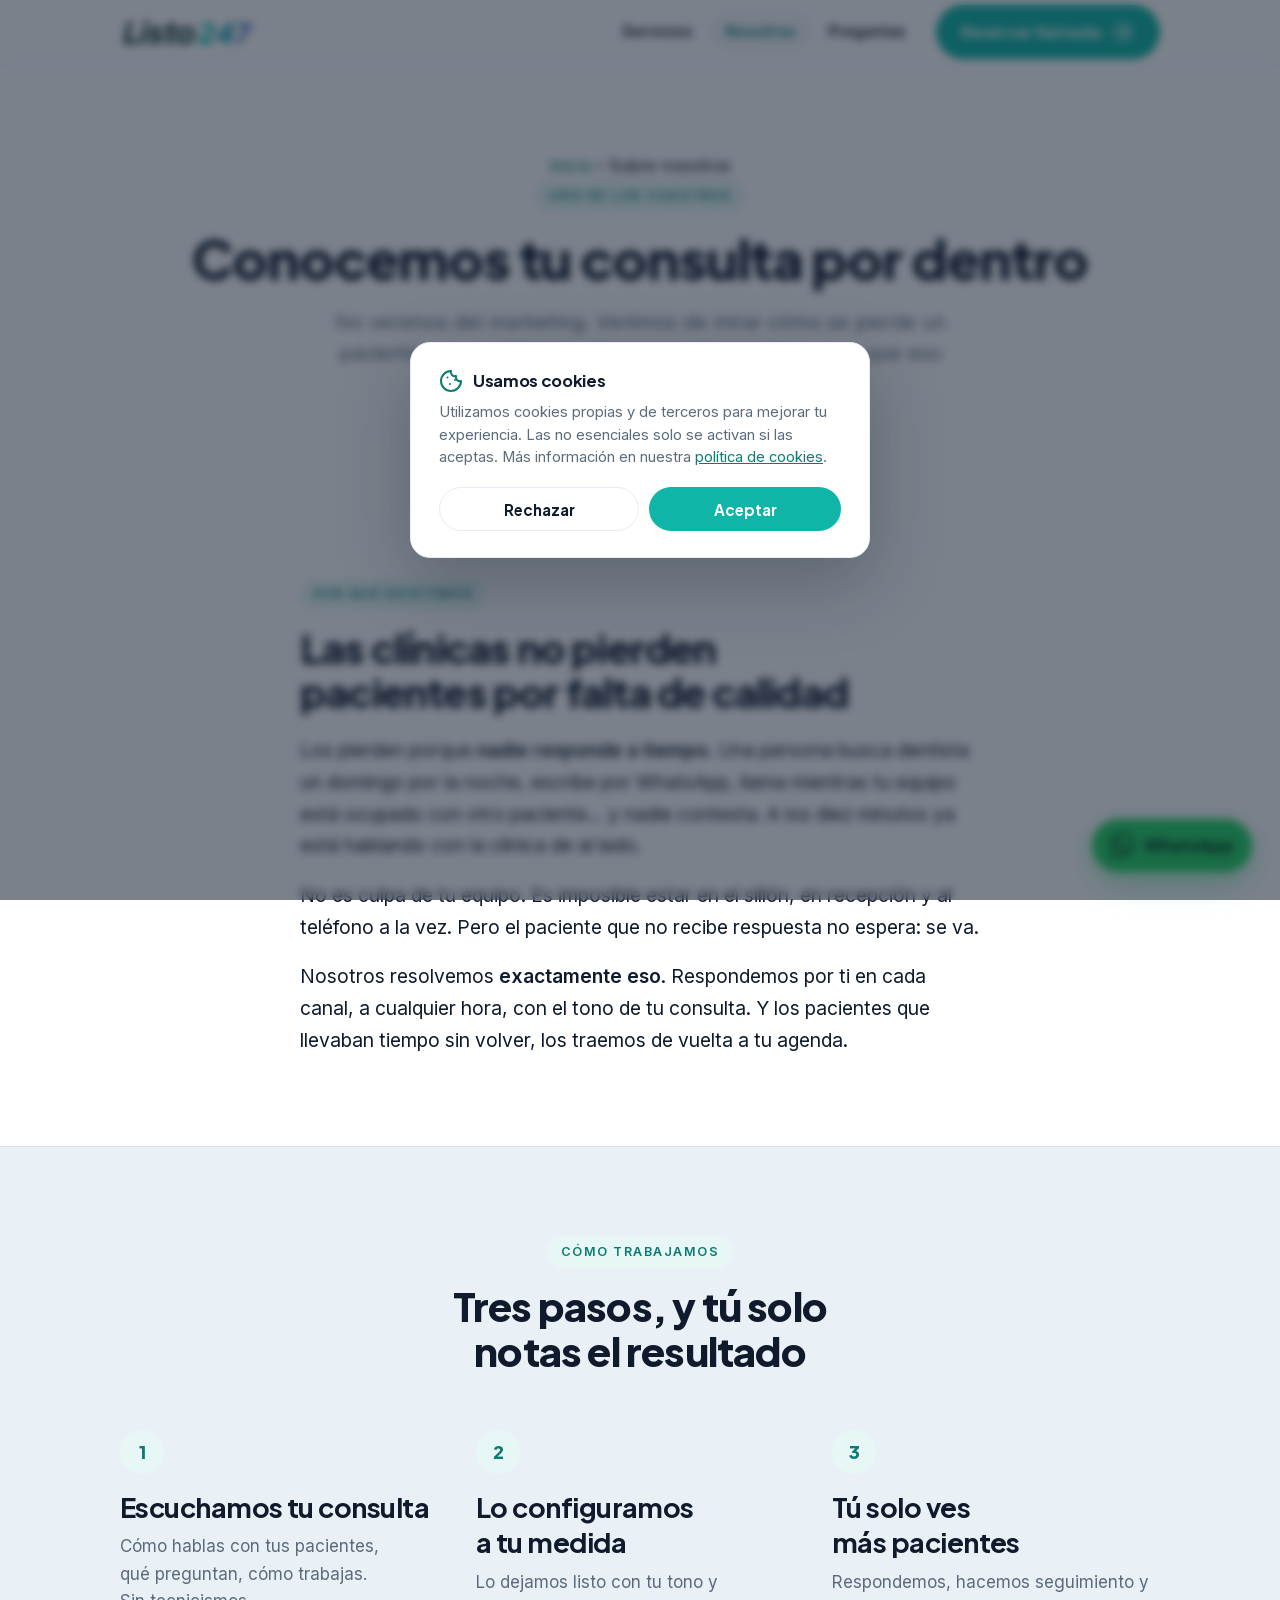
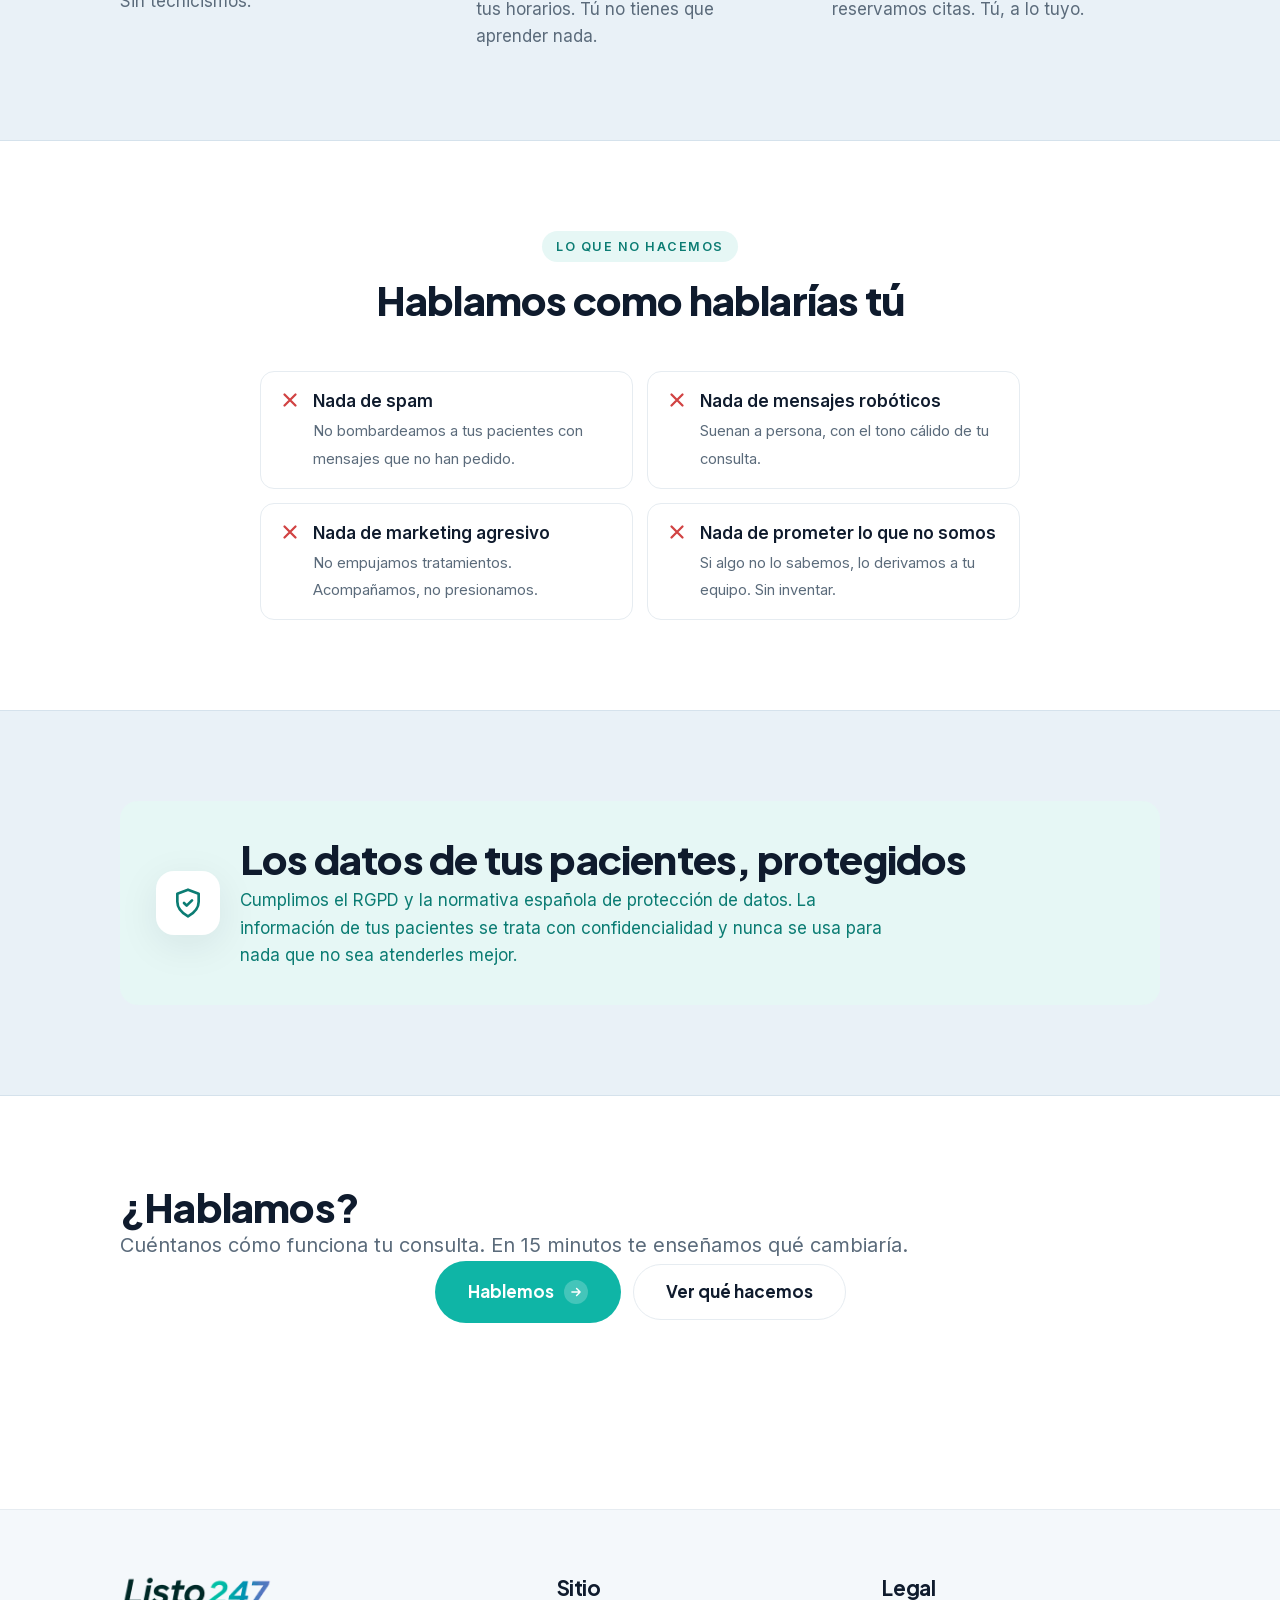
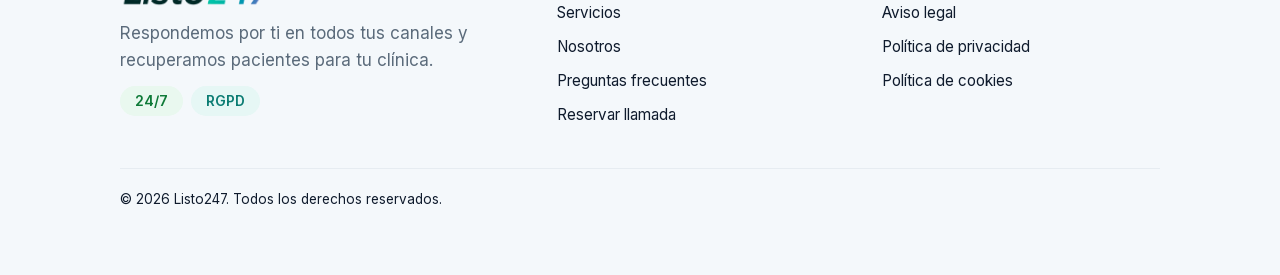
<file: sobre-nosotros.html>
<!DOCTYPE html>
<html lang="es-ES">
<head>
<meta charset="UTF-8" />
<meta name="viewport" content="width=device-width, initial-scale=1" />

<!-- ================= SEO (es-ES) ================= -->
<title>Sobre nosotros — Conocemos tu consulta por dentro | Listo247</title>
<meta name="description" content="No somos una agencia de marketing. Ayudamos a clínicas a no perder pacientes por no responder a tiempo. Hablamos como hablarías tú, con respeto al paciente y a sus datos." />
<meta name="theme-color" content="#0FB5A6" />
<link rel="canonical" href="https://listo247.es/sobre-nosotros.html" />
<link rel="alternate" hreflang="es-ES" href="https://listo247.es/sobre-nosotros.html" />
<link rel="alternate" hreflang="x-default" href="https://listo247.es/sobre-nosotros.html" />

<!-- Open Graph -->
<meta property="og:type" content="website" />
<meta property="og:locale" content="es_ES" />
<meta property="og:site_name" content="Listo247" />
<meta property="og:title" content="Sobre nosotros — Conocemos tu consulta por dentro | Listo247" />
<meta property="og:description" content="Las clínicas no pierden pacientes por falta de calidad, sino porque nadie responde a tiempo. Eso es justo lo que resolvemos." />
<meta property="og:url" content="https://listo247.es/sobre-nosotros.html" />
<meta property="og:image" content="https://listo247.es/assets/og/og-nosotros.jpg" />
<meta property="og:image:width" content="1200" />
<meta property="og:image:height" content="630" />

<!-- Twitter Card -->
<meta name="twitter:card" content="summary_large_image" />
<meta name="twitter:title" content="Sobre nosotros — Conocemos tu consulta por dentro | Listo247" />
<meta name="twitter:description" content="Hablamos como hablarías tú. Sin spam, sin mensajes robóticos." />
<meta name="twitter:image" content="https://listo247.es/assets/og/og-nosotros.jpg" />

<!-- Iconos / manifest -->
<link rel="icon" href="/assets/favicon.svg" type="image/svg+xml" />
<link rel="icon" type="image/png" sizes="32x32" href="/assets/icons/favicon-32.png" />
<link rel="icon" type="image/png" sizes="16x16" href="/assets/icons/favicon-16.png" />
<link rel="apple-touch-icon" href="/assets/icons/icon-180.png" />
<link rel="manifest" href="/manifest.json" />

<!-- Fuentes auto-alojadas -->
<link rel="preload" href="/fonts/plus-jakarta-sans-latin.woff2" as="font" type="font/woff2" crossorigin />
<link rel="preload" href="/fonts/inter-latin.woff2" as="font" type="font/woff2" crossorigin />

<!-- Critical CSS inline: tokens + base mínima -->
<style>
  :root{
    --bg:#FFFFFF; --bg-soft:#F4F8FB; --surface:#FFFFFF;
    --ink:#0F1B2D; --muted:#5B6B7B; --line:#E6ECF1;
    --primary:#0FB5A6; --primary-deep:#0B7C73; --primary-soft:#E6F7F5;
    --ok:#16A34A; --radius:18px; --shadow:0 10px 40px rgba(15,27,45,.08);
    --maxw:1120px;
    --font-head:'Plus Jakarta Sans',system-ui,-apple-system,Segoe UI,sans-serif;
    --font-body:'Inter',system-ui,-apple-system,Segoe UI,sans-serif;
  }
  body{font-family:var(--font-body);color:var(--ink);background:var(--bg)}
  .container{max-width:var(--maxw);margin-inline:auto;padding-inline:clamp(16px,5vw,40px)}
  .site-header{position:sticky;top:0;z-index:50;background:rgba(255,255,255,.96);border-bottom:1px solid var(--line)}
  .site-header .container{display:flex;align-items:center;justify-content:space-between;height:64px}
  .brand{font-family:var(--font-head);font-weight:800;font-size:1.25rem;letter-spacing:-.02em;display:flex;align-items:center;gap:10px}
  .brand img{width:28px;height:28px}
  .site-header.is-scrolled{background:rgba(255,255,255,.95);box-shadow:0 6px 24px rgba(15,27,45,.06)}
</style>

<!-- CSS del sitio (critical CSS inline arriba; compatibles con la CSP estricta). -->
<link rel="stylesheet" href="/css/reset.css" />
<link rel="stylesheet" href="/css/fonts.css" />
<link rel="stylesheet" href="/css/design-system.css" />
<link rel="stylesheet" href="/css/animations.css" />
<link rel="stylesheet" href="/css/paginas.css" />

<!-- ================= Schema.org: BreadcrumbList + Organization ================= -->
<script type="application/ld+json">
{
  "@context": "https://schema.org",
  "@graph": [
    {
      "@type": "BreadcrumbList",
      "itemListElement": [
        { "@type": "ListItem", "position": 1, "name": "Inicio", "item": "https://listo247.es/" },
        { "@type": "ListItem", "position": 2, "name": "Sobre nosotros", "item": "https://listo247.es/sobre-nosotros.html" }
      ]
    },
    {
      "@type": "Organization",
      "name": "Listo247",
      "url": "https://listo247.es/",
      "logo": "https://listo247.es/assets/favicon.svg",
      "description": "Respondemos por las clínicas en todos sus canales y recuperamos pacientes, con un trato cercano y respetuoso con los datos.",
      "areaServed": "ES",
      "knowsLanguage": "es-ES"
    }
  ]
}
</script>

<script src="/js/main.js" defer></script>
<script src="/js/animations.js" defer></script>
</head>
<body>

<a class="skip-link" href="#main">Saltar al contenido</a>

<header class="site-header">
  <div class="container">
    <a class="brand" href="/" aria-label="Listo247 — inicio">
      <img src="/assets/logo-listo247-wordmark.png" alt="Listo247" class="brand__logo" />
    </a>

    <button class="nav-toggle" type="button" aria-expanded="false"
            aria-controls="primary-nav" aria-label="Abrir menú">
      <span></span>
    </button>

    <nav id="primary-nav" class="nav" aria-label="Principal" data-open="false">
      <ul class="nav__list">
        <li><a class="nav__link" href="/servicios.html">Servicios</a></li>
        <li><a class="nav__link" href="/sobre-nosotros.html" aria-current="page">Nosotros</a></li>
        <li><a class="nav__link" href="/preguntas-frecuentes.html">Preguntas</a></li>
      </ul>
      <a class="btn btn--primary nav__cta" href="/reservar.html" data-spark>
        Reservar llamada
        <span class="btn__icon" aria-hidden="true">
          <svg viewBox="0 0 24 24" fill="none" stroke="currentColor" stroke-width="2.5"
               stroke-linecap="round" stroke-linejoin="round"><path d="M5 12h14M13 6l6 6-6 6"/></svg>
        </span>
      </a>
    </nav>
  </div>
</header>

<main id="main">

  <!-- ===================== HERO ===================== -->
  <section class="page-hero container">
    <nav class="breadcrumb" aria-label="Migas de pan">
      <a href="/">Inicio</a> › <span aria-current="page">Sobre nosotros</span>
    </nav>
    <span class="eyebrow reveal">Uno de los vuestros</span>
    <h1 class="reveal" data-reveal-delay="1" style="margin:16px 0">Conocemos tu consulta por dentro</h1>
    <p class="lead reveal" data-reveal-delay="2">
      No venimos del marketing. Venimos de mirar cómo se pierde un paciente
      por una llamada sin responder — y de querer que eso no te vuelva a pasar.
    </p>
  </section>

  <!-- ===================== POR QUÉ EXISTIMOS ===================== -->
  <section class="section" aria-labelledby="por-que-h">
    <div class="container about-story reveal">
      <span class="eyebrow" style="margin-bottom:16px">Por qué existimos</span>
      <h2 id="por-que-h" style="margin-bottom:20px">Las clínicas no pierden pacientes por falta de calidad</h2>
      <p>
        Los pierden porque <strong>nadie responde a tiempo</strong>. Una persona busca dentista
        un domingo por la noche, escribe por WhatsApp, llama mientras tu equipo está
        ocupado con otro paciente… y nadie contesta. A los diez minutos ya está
        hablando con la clínica de al lado.
      </p>
      <p>
        No es culpa de tu equipo. Es imposible estar en el sillón, en recepción y al
        teléfono a la vez. Pero el paciente que no recibe respuesta no espera: se va.
      </p>
      <p>
        Nosotros resolvemos <strong>exactamente eso</strong>. Respondemos por ti en cada canal,
        a cualquier hora, con el tono de tu consulta. Y los pacientes que llevaban
        tiempo sin volver, los traemos de vuelta a tu agenda.
      </p>
    </div>
  </section>

  <!-- ===================== CÓMO TRABAJAMOS ===================== -->
  <section class="section section--soft" aria-labelledby="como-h">
    <div class="container">
      <div class="section__head reveal">
        <span class="eyebrow">Cómo trabajamos</span>
        <h2 id="como-h">Tres pasos, y tú solo notas el resultado</h2>
      </div>
      <div class="steps">
        <div class="step reveal">
          <div class="step__num">1</div>
          <h3>Escuchamos tu consulta</h3>
          <p>Cómo hablas con tus pacientes, qué preguntan, cómo trabajas. Sin tecnicismos.</p>
        </div>
        <div class="step reveal" data-reveal-delay="1">
          <div class="step__num">2</div>
          <h3>Lo configuramos a tu medida</h3>
          <p>Lo dejamos listo con tu tono y tus horarios. Tú no tienes que aprender nada.</p>
        </div>
        <div class="step reveal" data-reveal-delay="2">
          <div class="step__num">3</div>
          <h3>Tú solo ves más pacientes</h3>
          <p>Respondemos, hacemos seguimiento y reservamos citas. Tú, a lo tuyo.</p>
        </div>
      </div>
    </div>
  </section>

  <!-- ===================== LO QUE NO HACEMOS ===================== -->
  <section class="section" aria-labelledby="no-h">
    <div class="container">
      <div class="section__head reveal">
        <span class="eyebrow">Lo que NO hacemos</span>
        <h2 id="no-h">Hablamos como hablarías tú</h2>
      </div>
      <ul class="nope" style="max-width:760px;margin-inline:auto">
        <li class="reveal">
          <svg viewBox="0 0 24 24" fill="none" stroke="currentColor" stroke-width="2.5" stroke-linecap="round" stroke-linejoin="round"><path d="M18 6 6 18M6 6l12 12"/></svg>
          <div><b>Nada de spam</b><span>No bombardeamos a tus pacientes con mensajes que no han pedido.</span></div>
        </li>
        <li class="reveal" data-reveal-delay="1">
          <svg viewBox="0 0 24 24" fill="none" stroke="currentColor" stroke-width="2.5" stroke-linecap="round" stroke-linejoin="round"><path d="M18 6 6 18M6 6l12 12"/></svg>
          <div><b>Nada de mensajes robóticos</b><span>Suenan a persona, con el tono cálido de tu consulta.</span></div>
        </li>
        <li class="reveal">
          <svg viewBox="0 0 24 24" fill="none" stroke="currentColor" stroke-width="2.5" stroke-linecap="round" stroke-linejoin="round"><path d="M18 6 6 18M6 6l12 12"/></svg>
          <div><b>Nada de marketing agresivo</b><span>No empujamos tratamientos. Acompañamos, no presionamos.</span></div>
        </li>
        <li class="reveal" data-reveal-delay="1">
          <svg viewBox="0 0 24 24" fill="none" stroke="currentColor" stroke-width="2.5" stroke-linecap="round" stroke-linejoin="round"><path d="M18 6 6 18M6 6l12 12"/></svg>
          <div><b>Nada de prometer lo que no somos</b><span>Si algo no lo sabemos, lo derivamos a tu equipo. Sin inventar.</span></div>
        </li>
      </ul>
    </div>
  </section>

  <!-- ===================== COMPROMISO RGPD ===================== -->
  <section class="section section--soft" aria-labelledby="rgpd-h">
    <div class="container">
      <div class="rgpd-band reveal">
        <div class="rgpd-band__seal" aria-hidden="true">
          <svg viewBox="0 0 24 24" fill="none" stroke="currentColor" stroke-width="2" stroke-linecap="round" stroke-linejoin="round"><path d="M12 2 4 5v6c0 5 3.5 8.5 8 11 4.5-2.5 8-6 8-11V5z"/><path d="m9 12 2 2 4-4"/></svg>
        </div>
        <div>
          <h2 id="rgpd-h">Los datos de tus pacientes, protegidos</h2>
          <p>
            Cumplimos el RGPD y la normativa española de protección de datos.
            La información de tus pacientes se trata con confidencialidad y nunca
            se usa para nada que no sea atenderles mejor.
          </p>
        </div>
      </div>
    </div>
  </section>

  <!-- ===================== CTA FINAL ===================== -->
  <section class="section cta-final" aria-labelledby="cta-h">
    <div class="container">
      <div class="cta-final__inner reveal">
        <h2 id="cta-h">¿Hablamos?</h2>
        <p class="lead">Cuéntanos cómo funciona tu consulta. En 15 minutos te enseñamos qué cambiaría.</p>
        <div class="cluster cluster--center">
          <a class="btn btn--primary btn--lg" href="/reservar.html" data-spark>
            Hablemos
            <span class="btn__icon" aria-hidden="true"><svg viewBox="0 0 24 24" fill="none" stroke="currentColor" stroke-width="2.5" stroke-linecap="round" stroke-linejoin="round"><path d="M5 12h14M13 6l6 6-6 6"/></svg></span>
          </a>
          <a class="btn btn--ghost btn--lg" href="/servicios.html">Ver qué hacemos</a>
        </div>
      </div>
    </div>
  </section>

</main>

<footer class="site-footer">
  <div class="container">
    <div class="footer__grid">
      <div>
        <div class="footer__brand">
          <img src="/assets/logo-listo247-wordmark.png" alt="Listo247" class="brand__logo" />
        </div>
        <p class="muted measure">Respondemos por ti en todos tus canales y recuperamos pacientes para tu clínica.</p>
        <div class="footer__channels">
          <span class="chip chip--ok">24/7</span>
          <span class="chip chip--accent">RGPD</span>
        </div>
      </div>
      <div>
        <h4>Sitio</h4>
        <div class="footer__links">
          <a href="/servicios.html">Servicios</a>
          <a href="/sobre-nosotros.html">Nosotros</a>
          <a href="/preguntas-frecuentes.html">Preguntas frecuentes</a>
          <a href="/reservar.html">Reservar llamada</a>
        </div>
      </div>
      <div>
        <h4>Legal</h4>
        <div class="footer__links">
          <a href="/aviso-legal.html">Aviso legal</a>
          <a href="/privacidad.html">Política de privacidad</a>
          <a href="/politica-cookies.html">Política de cookies</a>
        </div>
      </div>
    </div>
    <div class="footer__bottom">
      <p>© <span data-year>2026</span> Listo247. Todos los derechos reservados.</p>
    </div>
  </div>
</footer>

<!-- Botón flotante de WhatsApp · TODO(cliente): sustituir el número -->
<a class="wa-float" href="https://wa.me/000000000?text=Hola,%20tengo%20una%20cl%C3%ADnica%20y%20quiero%20saber%20m%C3%A1s"
   target="_blank" rel="noopener" aria-label="Escríbenos por WhatsApp">
  <svg viewBox="0 0 24 24" fill="currentColor" aria-hidden="true"><path d="M.057 24l1.687-6.163a11.867 11.867 0 0 1-1.587-5.946C.16 5.335 5.495 0 12.05 0a11.817 11.817 0 0 1 8.413 3.488 11.824 11.824 0 0 1 3.48 8.414c-.003 6.557-5.338 11.892-11.893 11.892a11.9 11.9 0 0 1-5.688-1.448L.057 24zm6.597-3.807c1.676.995 3.276 1.591 5.392 1.592 5.448 0 9.886-4.434 9.889-9.885.002-5.462-4.415-9.89-9.881-9.892-5.452 0-9.887 4.434-9.889 9.884a9.82 9.82 0 0 0 1.523 5.26l-.999 3.648 3.965-1.607zm11.387-5.464c-.074-.124-.272-.198-.57-.347-.297-.149-1.758-.868-2.031-.967-.272-.099-.47-.149-.669.149-.198.297-.768.967-.941 1.165-.173.198-.347.223-.644.074-.297-.149-1.255-.462-2.39-1.475-.883-.788-1.48-1.761-1.653-2.059-.173-.297-.018-.458.13-.606.134-.133.297-.347.446-.521.151-.172.2-.296.3-.495.099-.198.05-.372-.025-.521-.075-.148-.669-1.611-.916-2.206-.242-.579-.487-.501-.669-.51l-.57-.01c-.198 0-.52.074-.792.372s-1.04 1.016-1.04 2.479 1.065 2.876 1.213 3.074c.149.198 2.095 3.2 5.076 4.487.709.306 1.263.489 1.694.626.712.226 1.36.194 1.872.118.571-.085 1.758-.719 2.006-1.413.248-.695.248-1.29.173-1.414z"/></svg>
  <span class="wa-float__txt">WhatsApp</span>
</a>

</body>
</html>
</file>
<file: css/fonts.css>
/* Fuentes auto-alojadas, subset latin, font-display:swap.
   Los .woff2 se precargan en el <head>, así que el intercambio ocurre muy pronto
   y el desplazamiento (CLS) es mínimo. Si en el futuro se quiere CLS cero estricto,
   añadir un @font-face de fallback con size-adjust/ascent-override medido por fuente
   y referenciarlo en --font-head/--font-body. */

/* ---- Plus Jakarta Sans (títulos) ---- */
@font-face{
  font-family:'Plus Jakarta Sans';
  font-style:normal;
  font-weight:600 800;
  font-display:swap;
  src:url('/fonts/plus-jakarta-sans-latin.woff2') format('woff2');
  unicode-range:U+0000-00FF,U+0131,U+0152-0153,U+02BB-02BC,U+02C6,U+02DA,U+02DC,U+2000-206F,U+2074,U+20AC,U+2122,U+2191,U+2193,U+2212,U+2215,U+FEFF,U+FFFD;
}

/* ---- Inter (texto) ---- */
@font-face{
  font-family:'Inter';
  font-style:normal;
  font-weight:400 600;
  font-display:swap;
  src:url('/fonts/inter-latin.woff2') format('woff2');
  unicode-range:U+0000-00FF,U+0131,U+0152-0153,U+02BB-02BC,U+02C6,U+02DA,U+02DC,U+2000-206F,U+2074,U+20AC,U+2122,U+2191,U+2193,U+2212,U+2215,U+FEFF,U+FFFD;
}
</file>
<file: css/design-system.css>
/* ============================================================
   Listo247 — Sistema de diseño "Clínico luminoso"  (tarea 02)
   Tokens + tipografía + componentes reutilizables + responsive.
   Carga deferida desde el <head>. Los tokens base (colores, radius,
   shadow) ya están inline en el critical CSS; aquí los ampliamos
   (espaciado, escala tipográfica) y construimos los componentes.
   ============================================================ */

:root{
  /* ---- Escala de espaciado (4-base) ---- */
  --s-1:4px;  --s-2:8px;  --s-3:12px; --s-4:16px;
  --s-6:24px; --s-8:32px; --s-12:48px; --s-16:64px; --s-24:96px;

  /* ---- Escala tipográfica fluida (clamp) ---- */
  --fs-h1:clamp(2.1rem,1.4rem + 3.2vw,3.4rem);
  --fs-h2:clamp(1.6rem,1.15rem + 2.1vw,2.5rem);
  --fs-h3:clamp(1.3rem,1.05rem + 1.2vw,1.7rem);
  --fs-h4:clamp(1.1rem,1rem + .5vw,1.3rem);
  --fs-body:clamp(1rem,.97rem + .15vw,1.0625rem);
  --fs-small:.875rem;
  --fs-eyebrow:.78rem;

  --lh-tight:1.12;
  --lh-snug:1.3;
  --lh-body:1.6;

  --measure:70ch;             /* ancho máximo de lectura cómoda */
  --header-h:64px;

  /* Gradiente de marca (teal del logo → azul del "247") */
  --grad-brand:linear-gradient(120deg,#16D6C0,#5468FF);

  /* Banda de sección con contraste claro (alterna con el blanco) */
  --bg-band:#E9F1F7;
  --band-line:#D5E2EC;
}

/* ============================================================
   Tipografía base
   ============================================================ */
body{font-size:var(--fs-body);line-height:var(--lh-body)}

h1,h2,h3,h4{font-family:var(--font-head);letter-spacing:-.02em;color:var(--ink)}
h1{font-size:var(--fs-h1);font-weight:800;line-height:var(--lh-tight)}
h2{font-size:var(--fs-h2);font-weight:800;line-height:var(--lh-tight)}
h3{font-size:var(--fs-h3);font-weight:700;line-height:var(--lh-snug)}
h4{font-size:var(--fs-h4);font-weight:700;line-height:var(--lh-snug)}

p{color:var(--ink)}
p.lead{font-size:clamp(1.05rem,1rem + .6vw,1.25rem);color:var(--muted);line-height:1.55}
.muted{color:var(--muted)}
.measure{max-width:var(--measure)}
a{color:var(--primary-deep)}

/* Pequeño helper de "eyebrow" (cejilla) sobre títulos de sección */
.eyebrow{
  display:inline-block;font-family:var(--font-body);
  font-size:var(--fs-eyebrow);font-weight:600;letter-spacing:.12em;
  text-transform:uppercase;color:var(--primary-deep);
  background:var(--primary-soft);padding:6px 14px;border-radius:100px;
}

/* ============================================================
   Layout / secciones
   ============================================================ */
.section{padding-block:clamp(48px,7vw,96px)}
/* Banda con contraste real frente al blanco + hairline que delimita el corte */
.section--soft{
  background:var(--bg-band);
  border-block:1px solid var(--band-line);
}
.section__head{max-width:680px;margin-inline:auto;text-align:center;margin-bottom:clamp(28px,4vw,48px)}
.section__head .eyebrow{margin-bottom:16px}
.section__head h2{margin-bottom:14px}

/* Rejillas reutilizables (colapsan a 1 columna en móvil) */
.grid{display:grid;gap:clamp(16px,2.5vw,28px)}
.grid--2{grid-template-columns:repeat(2,1fr)}
.grid--3{grid-template-columns:repeat(3,1fr)}
.grid--auto{grid-template-columns:repeat(auto-fit,minmax(260px,1fr))}
@media(max-width:768px){
  .grid--2,.grid--3{grid-template-columns:1fr}
}

/* ============================================================
   Botones
   ============================================================ */
.btn{
  --_bg:var(--primary);--_fg:#fff;
  position:relative;display:inline-flex;align-items:center;justify-content:center;
  gap:10px;font-family:var(--font-head);font-weight:700;font-size:1rem;line-height:1;
  padding:14px 24px;border-radius:100px;border:1.5px solid transparent;
  background:var(--_bg);color:var(--_fg);cursor:pointer;white-space:nowrap;
  transition:transform .18s ease, box-shadow .25s ease, background .2s ease, color .2s ease;
  min-height:48px;
}
.btn:hover{transform:translateY(-2px);box-shadow:0 12px 28px rgba(11,124,115,.28)}
.btn:active{transform:translateY(0)}

/* Botón primario "moderno": flecha que se desliza dentro de un círculo */
.btn--primary{--_bg:var(--primary);--_fg:#fff;overflow:hidden}
.btn--primary:hover{--_bg:var(--primary-deep)}
/* Destello que barre el botón al pasar el ratón */
.btn--primary::before{
  content:"";position:absolute;top:0;left:-130%;width:55%;height:100%;
  background:linear-gradient(100deg,transparent,rgba(255,255,255,.35),transparent);
  transform:skewX(-18deg);pointer-events:none;
}
.btn--primary:hover::before{animation:btn-shine .7s ease}
@keyframes btn-shine{to{left:170%}}
.btn--primary > *{position:relative;z-index:1}
.btn .btn__icon{
  display:grid;place-items:center;width:24px;height:24px;border-radius:50%;
  background:rgba(255,255,255,.22);overflow:hidden;
}
.btn .btn__icon svg{width:14px;height:14px;transition:transform .25s ease}
.btn:hover .btn__icon svg{animation:btn-arrow .5s ease}
@keyframes btn-arrow{
  40%{transform:translateX(140%)}
  41%{transform:translateX(-140%)}
  100%{transform:translateX(0)}
}

/* Botón secundario (outline) */
.btn--ghost{background:transparent;color:var(--ink);border-color:var(--line)}
.btn--ghost:hover{background:var(--bg-soft);border-color:var(--primary);box-shadow:none;color:var(--primary-deep)}

/* Botón de WhatsApp */
.btn--wa{background:#25D366;color:#06321b}
.btn--wa:hover{background:#1ebe5a;box-shadow:0 12px 28px rgba(37,211,102,.3)}

.btn--lg{padding:18px 32px;font-size:1.0625rem;min-height:56px}
.btn--block{width:100%}

/* ============================================================
   Cards (resultado / servicio)
   ============================================================ */
.card{
  background:var(--surface);border:1px solid var(--line);border-radius:var(--radius);
  padding:clamp(20px,3vw,28px);box-shadow:var(--shadow);
  transition:transform .25s ease, box-shadow .25s ease, border-color .25s ease;
}
.card--link:hover{transform:translateY(-4px);box-shadow:0 18px 50px rgba(15,27,45,.12);border-color:var(--primary-soft)}
.card__icon{
  display:grid;place-items:center;width:48px;height:48px;border-radius:14px;
  background:var(--primary-soft);color:var(--primary-deep);margin-bottom:16px;
}
.card__icon svg{width:24px;height:24px}
.card h3{margin-bottom:8px}
.card p{color:var(--muted)}

/* ============================================================
   Chips / badges (canales, "24/7", "RGPD")
   ============================================================ */
.chip{
  display:inline-flex;align-items:center;gap:6px;
  font-size:var(--fs-small);font-weight:600;line-height:1;
  padding:7px 14px;border-radius:100px;border:1px solid var(--line);
  background:var(--surface);color:var(--ink);
}
.chip--accent{background:var(--primary-soft);color:var(--primary-deep);border-color:transparent}
.chip--ok{background:#E9F8EF;color:#0F7A38;border-color:transparent}
.chip svg{width:15px;height:15px}

/* ============================================================
   Bloque de conversación (burbujas estilo mensajería)
   ============================================================ */
.chat{
  display:flex;flex-direction:column;gap:10px;
  background:var(--bg-soft);border:1px solid var(--line);border-radius:var(--radius);
  padding:clamp(16px,2.5vw,22px);max-width:420px;
}
.chat__head{display:flex;align-items:center;gap:10px;padding-bottom:10px;border-bottom:1px solid var(--line);margin-bottom:4px}
.chat__avatar{width:32px;height:32px;border-radius:50%;background:var(--primary-soft);color:var(--primary-deep);display:grid;place-items:center;font-weight:700;font-size:.85rem}
.chat__name{font-weight:700;font-size:.92rem}
.chat__meta{font-size:.75rem;color:var(--muted)}
.bubble{
  max-width:80%;padding:10px 14px;border-radius:16px;font-size:.94rem;line-height:1.45;
}
.bubble--in{align-self:flex-start;background:var(--surface);border:1px solid var(--line);border-bottom-left-radius:4px}
.bubble--out{align-self:flex-end;background:var(--primary);color:#fff;border-bottom-right-radius:4px}
.bubble__time{display:block;font-size:.68rem;opacity:.7;margin-top:3px}

/* ============================================================
   Nav (sticky, hamburguesa en móvil)
   .site-header base ya está en el critical CSS inline del <head>.
   ============================================================ */
.nav{display:flex;align-items:center;gap:8px}
.nav__list{display:flex;align-items:center;gap:4px}
.nav__link{
  font-weight:600;font-size:.95rem;color:var(--ink);
  padding:8px 14px;border-radius:10px;transition:background .18s ease,color .18s ease;
}
.nav__link:hover,.nav__link[aria-current="page"]{background:var(--bg-soft);color:var(--primary-deep)}
.nav__cta{margin-left:8px}

.nav-toggle{
  display:none;width:44px;height:44px;border-radius:12px;border:1px solid var(--line);
  background:var(--surface);place-items:center;
}
.nav-toggle span,.nav-toggle span::before,.nav-toggle span::after{
  content:"";display:block;width:20px;height:2px;border-radius:2px;background:var(--ink);
  transition:transform .25s ease,opacity .2s ease;
}
.nav-toggle span::before{transform:translateY(-6px)}
.nav-toggle span::after{transform:translateY(4px)}
.nav-toggle[aria-expanded="true"] span{background:transparent}
.nav-toggle[aria-expanded="true"] span::before{transform:rotate(45deg)}
.nav-toggle[aria-expanded="true"] span::after{transform:rotate(-45deg) translateY(-2px)}

@media(max-width:860px){
  .nav-toggle{display:grid}
  .nav{
    position:fixed;inset:var(--header-h) 0 auto 0;flex-direction:column;align-items:stretch;
    gap:4px;background:var(--surface);border-bottom:1px solid var(--line);
    padding:16px clamp(16px,5vw,40px) 24px;box-shadow:var(--shadow);
    transform:translateY(-12px);opacity:0;visibility:hidden;
    transition:transform .25s ease,opacity .2s ease,visibility .2s;
  }
  .nav[data-open="true"]{transform:translateY(0);opacity:1;visibility:visible}
  .nav__list{flex-direction:column;align-items:stretch;gap:2px}
  .nav__link{padding:12px 14px}
  .nav__cta{margin:8px 0 0}
}

/* ============================================================
   Footer
   ============================================================ */
.site-footer{
  background:var(--bg-soft);border-top:1px solid var(--line);
  margin-top:clamp(48px,8vw,96px);padding-block:clamp(40px,6vw,64px);
}
.footer__grid{display:grid;grid-template-columns:1.4fr 1fr 1fr;gap:clamp(24px,4vw,48px)}
@media(max-width:768px){.footer__grid{grid-template-columns:1fr 1fr}}
@media(max-width:480px){.footer__grid{grid-template-columns:1fr}}
.footer__brand{font-family:var(--font-head);font-weight:800;font-size:1.2rem;display:flex;align-items:center;gap:10px;margin-bottom:12px}
.footer__brand img{width:28px;height:28px}
/* Logo Listo247 (wordmark horizontal) — sustituye al icono + texto */
.brand .brand__logo{width:auto;height:30px;display:block}
.footer__brand .brand__logo{width:auto;height:34px;display:block}
.footer h4{font-size:.82rem;text-transform:uppercase;letter-spacing:.08em;color:var(--muted);margin-bottom:14px}
.footer__links{display:flex;flex-direction:column;gap:10px}
.footer__links a{color:var(--ink);font-size:.95rem;transition:color .18s ease}
.footer__links a:hover{color:var(--primary-deep)}
.footer__channels{display:flex;flex-wrap:wrap;gap:8px;margin-top:12px}
.footer__bottom{
  display:flex;flex-wrap:wrap;gap:12px;align-items:center;justify-content:space-between;
  margin-top:clamp(28px,4vw,40px);padding-top:20px;border-top:1px solid var(--line);
  font-size:.85rem;color:var(--muted);
}

/* ============================================================
   Banner de cookies — modal centrado (global, inyectado por JS)
   ============================================================ */
.cookie-modal{
  position:fixed;inset:0;z-index:90;
  display:flex;align-items:center;justify-content:center;
  padding:clamp(16px,4vw,28px);
  background:rgba(15,27,45,.55);
  -webkit-backdrop-filter:blur(4px);backdrop-filter:blur(4px);
  opacity:0;transition:opacity .3s ease;
}
.cookie-modal.is-in{opacity:1}
.cookie-card{
  width:min(460px,100%);
  background:var(--surface);border:1px solid var(--line);border-radius:20px;
  box-shadow:0 24px 70px rgba(15,27,45,.28);padding:26px 28px;
  transform:translateY(12px) scale(.97);opacity:0;
  transition:transform .4s cubic-bezier(.22,1,.36,1),opacity .3s ease;
}
.cookie-modal.is-in .cookie-card{transform:translateY(0) scale(1);opacity:1}
.cookie-card__head{display:flex;align-items:center;gap:10px;margin-bottom:8px}
.cookie-card__head svg{width:24px;height:24px;color:var(--primary-deep)}
.cookie-card__head h3{font-size:1.05rem;margin:0}
.cookie-card p{color:var(--muted);font-size:.92rem;line-height:1.55;margin:0 0 18px}
.cookie-card p a{color:var(--primary-deep);text-decoration:underline}
.cookie-card__actions{display:flex;gap:10px;flex-wrap:wrap}
.cookie-card__actions .btn{flex:1 1 auto;padding:11px 18px;min-height:44px;font-size:.95rem}
@media(max-width:420px){.cookie-card__actions{flex-direction:column}}
@media(prefers-reduced-motion:reduce){
  .cookie-modal,.cookie-card{transition:none}
  .cookie-card{transform:none}
}

/* ============================================================
   Utilidades varias
   ============================================================ */
.cluster{display:flex;flex-wrap:wrap;gap:12px;align-items:center}
.cluster--center{justify-content:center}
.stack-sm{display:flex;flex-direction:column;gap:8px}
.text-center{text-align:center}
.skip-link{
  position:absolute;left:8px;top:-48px;z-index:100;
  background:var(--ink);color:#fff;padding:10px 16px;border-radius:10px;
  transition:top .2s ease;
}
.skip-link:focus{top:8px}
</file>
<file: css/animations.css>
/* ============================================================
   Listo247 — Animaciones (tarea 03)
   Estilos CSS de las animaciones/componentes interactivos.
   La lógica (canvas, observers) está en /js/animations.js.
   Regla de oro: todo respeta prefers-reduced-motion y no bloquea LCP.
   ============================================================ */

/* ---- Capas de canvas para fondo/overlay (light rays, click spark) ---- */
.fx-rays{
  position:absolute;inset:0;width:100%;height:100%;
  pointer-events:none;z-index:0;opacity:.5;
}
.fx-spark{
  position:fixed;inset:0;width:100%;height:100%;
  pointer-events:none;z-index:9999;
}

/* ============================================================
   Reveal on scroll (opacity + translate). La clase la añade el JS;
   sin JS el contenido se ve igual (no se oculta nunca por CSS solo).
   ============================================================ */
.reveal{opacity:0;transform:translateY(24px);transition:opacity .6s ease,transform .6s ease}
.reveal.is-in{opacity:1;transform:none}
.reveal[data-reveal-delay="1"]{transition-delay:.08s}
.reveal[data-reveal-delay="2"]{transition-delay:.16s}
.reveal[data-reveal-delay="3"]{transition-delay:.24s}

/* Parallax suave (solo transform, lo mueve el JS con --parallax) */
.parallax{will-change:transform;transform:translate3d(0,var(--parallax,0),0)}

/* ============================================================
   Neo toggle  ·  "Sin Listo247 / Con Listo247"
   ============================================================ */
.neo-toggle{display:inline-flex;align-items:center;gap:14px;font-weight:700;color:var(--muted)}
.neo-toggle__label{transition:color .2s ease}
.neo-toggle__label--on{color:var(--ink)}
.neo-toggle input{position:absolute;opacity:0;width:0;height:0}
.neo-toggle__track{
  position:relative;width:64px;height:34px;border-radius:100px;
  background:var(--line);border:1px solid var(--line);cursor:pointer;
  transition:background .25s ease,border-color .25s ease;
}
.neo-toggle__thumb{
  position:absolute;top:3px;left:3px;width:26px;height:26px;border-radius:50%;
  background:#fff;box-shadow:0 2px 8px rgba(15,27,45,.25);
  transition:transform .28s cubic-bezier(.4,1.3,.6,1);
}
.neo-toggle input:checked + .neo-toggle__track{background:var(--primary);border-color:var(--primary)}
.neo-toggle input:checked + .neo-toggle__track .neo-toggle__thumb{transform:translateX(30px)}
.neo-toggle input:focus-visible + .neo-toggle__track{outline:2px solid var(--primary);outline-offset:2px}

/* ============================================================
   Plus button  ·  expand FAQ (la cruz gira a "x" al abrir)
   ============================================================ */
.plus-btn{
  --sz:22px;position:relative;width:40px;height:40px;flex:0 0 auto;
  border-radius:12px;border:1px solid var(--line);background:var(--surface);
  display:grid;place-items:center;transition:background .2s ease,border-color .2s ease;
}
.plus-btn::before,.plus-btn::after{
  content:"";position:absolute;background:var(--primary-deep);border-radius:2px;
  transition:transform .3s cubic-bezier(.4,1.2,.5,1),opacity .3s ease;
}
.plus-btn::before{width:var(--sz);height:2px}
.plus-btn::after{width:2px;height:var(--sz)}
[aria-expanded="true"] > .plus-btn,
.plus-btn[aria-expanded="true"]{background:var(--primary-soft);border-color:var(--primary-soft)}
[aria-expanded="true"] > .plus-btn::after,
.plus-btn[aria-expanded="true"]::after{transform:rotate(90deg);opacity:0}
[aria-expanded="true"] > .plus-btn::before,
.plus-btn[aria-expanded="true"]::before{transform:rotate(180deg)}

/* ============================================================
   Flywheel de canales (rueda SVG; clínica al centro, satélites alrededor)
   ============================================================ */
.flywheel{position:relative;width:min(440px,86vw);aspect-ratio:1;margin-inline:auto}
.flywheel__ring{
  position:absolute;inset:0;border-radius:50%;
  animation:fly-spin 36s linear infinite;
}
.flywheel:hover .flywheel__ring,
.flywheel:focus-within .flywheel__ring,
.flywheel.is-paused .flywheel__ring,
.flywheel.is-paused .flywheel__node-inner{animation-play-state:paused}
@keyframes fly-spin{to{transform:rotate(360deg)}}

.flywheel__hub{
  position:absolute;top:50%;left:50%;transform:translate(-50%,-50%);
  width:34%;aspect-ratio:1;border-radius:50%;display:grid;place-items:center;text-align:center;
  background:var(--surface);border:1px solid var(--line);box-shadow:var(--shadow);
  font-family:var(--font-head);font-weight:800;font-size:clamp(.85rem,2.6vw,1.05rem);
  color:var(--ink);padding:8px;z-index:2;
}

/* Cada satélite se coloca con --angle y se mantiene en pie (contra-rotación) */
.flywheel__node{
  position:absolute;top:50%;left:50%;width:18%;aspect-ratio:1;
  transform:rotate(var(--angle)) translate(0,-150%) rotate(calc(-1 * var(--angle)));
  margin:-9% 0 0 -9%;
}
.flywheel__node-inner{
  width:100%;height:100%;border-radius:16px;display:grid;place-items:center;
  background:var(--surface);border:1px solid var(--line);box-shadow:var(--shadow);
  color:var(--primary-deep);cursor:pointer;
  animation:fly-counter 36s linear infinite;
  transition:transform .2s ease,border-color .2s ease,background .2s ease,color .2s ease;
}
.flywheel:hover .flywheel__node-inner,
.flywheel:focus-within .flywheel__node-inner{animation-play-state:paused}
.flywheel__node-inner:hover,
.flywheel__node-inner[aria-pressed="true"]{
  background:var(--primary);color:#fff;border-color:var(--primary);transform:scale(1.08);
}
.flywheel__node-inner svg{width:46%;height:46%}
@keyframes fly-counter{from{transform:rotate(0)}to{transform:rotate(-360deg)}}

/* Fallback estático (lista) — visible cuando .flywheel tiene [data-static] */
.flywheel-fallback{display:none}

@media (prefers-reduced-motion:reduce){
  .flywheel__ring,.flywheel__node-inner{animation:none !important}
}

/* En pantallas muy pequeñas, simplificamos la órbita */
@media(max-width:480px){
  .flywheel__hub{font-size:.8rem}
}
</file>
<file: css/home.css>
/* ============================================================
   Listo247 — Home (tarea 04)
   Estilos específicos de las secciones del Home: problema,
   antes/después, flywheel + conversaciones, voz, qué hacemos, CTA.
   Tokens y componentes base vienen de design-system.css.
   ============================================================ */

/* ---- Hero: refuerzo above-the-fold (la base está en el critical CSS) ---- */
.hero .eyebrow{margin-bottom:8px}
.hero .lead{margin-top:16px}

/* ============================================================
   El problema — escena de storytelling
   ============================================================ */
.problema{position:relative;overflow:hidden}
.problema__scene{
  max-width:760px;margin-inline:auto;text-align:center;position:relative;z-index:1;
}
.problema__clock{
  display:inline-flex;align-items:center;gap:8px;font-family:var(--font-head);
  font-weight:800;font-size:.95rem;color:var(--primary-deep);
  background:var(--primary-soft);padding:8px 16px;border-radius:100px;margin-bottom:20px;
}
.problema__clock svg{width:16px;height:16px}
.problema h2{margin-bottom:18px}
.problema__missed{
  display:inline-block;margin-top:8px;font-weight:700;color:#9aa6b2;
  font-size:.92rem;font-style:italic;
}
/* Mancha de fondo con parallax suave */
.problema__glow{
  position:absolute;inset:auto;top:-10%;left:50%;width:min(720px,120%);height:380px;
  transform:translateX(-50%);pointer-events:none;z-index:0;
  background:radial-gradient(50% 50% at 50% 50%, rgba(15,181,166,.10), transparent 70%);
}

/* ============================================================
   Antes / Después — neo-toggle
   ============================================================ */
.antes__toggle{display:flex;justify-content:center;margin-bottom:clamp(28px,4vw,40px)}
.antes__panels{position:relative;max-width:680px;margin-inline:auto}
.antes__panel{
  background:var(--surface);border:1px solid var(--line);border-radius:var(--radius);
  box-shadow:var(--shadow);padding:clamp(22px,3.5vw,36px);
}
.antes__panel[hidden]{display:none}
.antes__panel h3{display:flex;align-items:center;gap:10px;margin-bottom:18px}
.antes__panel .dot{width:12px;height:12px;border-radius:50%;flex:0 0 auto}
.antes__panel--off .dot{background:#cdd6df}
.antes__panel--on .dot{background:var(--ok)}
.antes__list{display:grid;gap:14px}
.antes__item{display:flex;gap:12px;align-items:flex-start;font-size:1rem}
.antes__item svg{width:22px;height:22px;flex:0 0 auto;margin-top:1px}
.antes__item--bad svg{color:#cf5b5b}
.antes__item--good svg{color:var(--ok)}
.antes__item b{color:var(--ink)}

/* ============================================================
   Flywheel de canales + paneles de conversación
   ============================================================ */
.canales__grid{
  display:grid;grid-template-columns:1fr 1fr;gap:clamp(24px,4vw,48px);align-items:center;
}
@media(max-width:860px){.canales__grid{grid-template-columns:1fr}}
.canales__convos{min-height:0}
.canales__hint{
  text-align:center;font-size:.9rem;color:var(--muted);margin-top:14px;
}
.canales__panel[hidden]{display:none}
.canales__panel .chat{max-width:none}
/* Fallback estático (lista) — sólo visible si reduced-motion lo expone */
.flywheel-fallback ul{display:flex;flex-wrap:wrap;gap:8px;justify-content:center;list-style:none;padding:0;margin-top:12px}

/* ============================================================
   Escucha cómo suena — reproductor Voice AI
   ============================================================ */
.voz__card{
  max-width:680px;margin-inline:auto;display:flex;gap:clamp(16px,3vw,28px);
  align-items:center;flex-wrap:wrap;
  background:var(--surface);border:1px solid var(--line);border-radius:var(--radius);
  box-shadow:var(--shadow);padding:clamp(20px,3vw,30px);
}
.voz__play{
  flex:0 0 auto;width:72px;height:72px;border-radius:50%;border:none;cursor:pointer;
  background:var(--primary);color:#fff;display:grid;place-items:center;
  box-shadow:0 10px 28px rgba(11,124,115,.35);transition:transform .18s ease,background .2s ease;
}
.voz__play:hover{transform:scale(1.05);background:var(--primary-deep)}
.voz__play svg{width:30px;height:30px}
.voz__body{flex:1;min-width:200px}
.voz__wave{display:flex;align-items:center;gap:3px;height:38px;margin:10px 0}
.voz__wave span{
  flex:1;background:var(--primary-soft);border-radius:100px;height:30%;
  transition:height .25s ease,background .25s ease;
}
.voz.is-playing .voz__wave span{background:var(--primary);animation:voz-bounce 1s ease-in-out infinite}
.voz__wave span:nth-child(odd){animation-delay:.15s}
.voz__wave span:nth-child(3n){animation-delay:.3s}
@keyframes voz-bounce{0%,100%{height:25%}50%{height:90%}}
.voz__transcript{font-size:.95rem;color:var(--muted);font-style:italic}
.voz__transcript b{color:var(--ink);font-style:normal}
@media(prefers-reduced-motion:reduce){
  .voz.is-playing .voz__wave span{animation:none;height:55%}
}

/* ============================================================
   CTA final — banda teal de cierre (máximo contraste para rematar)
   ============================================================ */
.cta-final{
  text-align:center;
  background:linear-gradient(160deg,var(--primary-deep) 0%,var(--primary) 100%);
}
.cta-final__inner{
  max-width:680px;margin-inline:auto;background:var(--surface);
  border:1px solid rgba(255,255,255,.5);border-radius:var(--radius);
  box-shadow:0 24px 60px rgba(3,52,47,.28);
  padding:clamp(32px,5vw,56px);
}
.cta-final h2{margin-bottom:14px}
.cta-final .lead{margin:0 auto 26px;max-width:520px}

/* ============================================================
   Mejoras visuales (glow, resaltados, micro-interacciones)
   ============================================================ */

/* Glow de marca difuso detrás del hero, deriva lenta */
.hero::after{
  content:"";position:absolute;inset:-25% -10% auto -10%;height:130%;z-index:0;pointer-events:none;
  background:
    radial-gradient(38% 48% at 24% 30%, rgba(22,214,192,.18), transparent 70%),
    radial-gradient(40% 50% at 80% 36%, rgba(84,104,255,.15), transparent 72%);
  animation:heroGlow 22s ease-in-out infinite alternate;
}
@keyframes heroGlow{
  0%{transform:translate3d(0,0,0) scale(1)}
  100%{transform:translate3d(0,-3%,0) scale(1.1)}
}

/* Frase clave del H1 con gradiente de marca */
.hl{
  background:var(--grad-brand);-webkit-background-clip:text;background-clip:text;
  color:transparent;-webkit-text-fill-color:transparent;
}

/* Reloj "en vivo": respira con un anillo suave */
.problema__clock{animation:clockPulse 2.6s ease-in-out infinite}
@keyframes clockPulse{
  0%,100%{box-shadow:0 0 0 0 rgba(15,181,166,0)}
  50%{box-shadow:0 0 0 7px rgba(15,181,166,.10)}
}
/* La línea "demasiado tarde" entra con un beat de retraso */
.problema__missed{opacity:0;transform:translateY(8px);transition:opacity .6s ease .55s,transform .6s ease .55s}
.problema__scene.is-in .problema__missed{opacity:1;transform:none}

/* Tarjetas de servicios: elevación + borde de marca al pasar el ratón */
.card--link{transition:transform .25s ease,box-shadow .25s ease,border-color .25s ease}
.card--link:hover{
  transform:translateY(-5px);
  box-shadow:0 18px 44px rgba(15,27,45,.12);
  border-color:rgba(15,181,166,.5);
}

/* Botón de voz: anillo de progreso real del clip */
.voz__play{position:relative}
.voz__ring{
  position:absolute;inset:-7px;width:calc(100% + 14px);height:calc(100% + 14px);
  transform:rotate(-90deg);pointer-events:none;
}
.voz__ring circle{fill:none;stroke-width:4}
.voz__ring-track{stroke:rgba(15,181,166,.18)}
.voz__ring-prog{
  stroke:var(--primary);stroke-linecap:round;
  stroke-dasharray:289;stroke-dashoffset:289;transition:stroke-dashoffset .12s linear;
}

@media(prefers-reduced-motion:reduce){
  .hero::after{animation:none}
  .problema__clock{animation:none}
  .problema__missed{transition:none;opacity:1;transform:none}
  .card--link:hover{transform:none}
}
</file>
<file: css/calculadora.css>
/* ============================================================
   Listo247 — Calculadora «¿Cuánto se te escapa?»  (tarea 11 → integrada en Home)
   Estilos extraídos del DEMO (calculadora.html) y acotados bajo
   #calculadora para no chocar con .btn/.chip/.hero del sistema de diseño.
   Tokens (colores, radius, shadow, fuentes) son los globales.
   ============================================================ */

#calculadora .calc-grid{
  display:grid;grid-template-columns:1.05fr .95fr;
  gap:clamp(16px,2.5vw,28px);align-items:start;
}
@media(max-width:860px){#calculadora .calc-grid{grid-template-columns:1fr}}

#calculadora .panel{
  background:var(--surface);border:1px solid var(--line);
  border-radius:var(--radius);box-shadow:var(--shadow);
}
/* Panel de inputs: fondo en banda suave para que cada bloque blanco
   (presets + grupos) destaque y la lista deje de leerse apelmazada. */
#calculadora .inputs{padding:clamp(18px,2.5vw,26px);background:var(--bg-band)}

/* Presets (bloque blanco sobre la banda, igual que los grupos) */
#calculadora .presets{
  background:var(--surface);border:1px solid var(--line);border-radius:14px;
  padding:16px 16px;margin-bottom:14px;
}
#calculadora .presets-q{display:block;font-weight:700;font-size:.92rem;color:var(--ink);margin-bottom:12px}
#calculadora .chips{display:flex;flex-wrap:wrap;gap:8px}
#calculadora .calc-chip{
  font-family:var(--font-body);font-size:.9rem;font-weight:600;cursor:pointer;
  padding:8px 16px;border-radius:100px;border:1.5px solid var(--line);
  background:#fff;color:var(--ink);transition:border-color .15s,background .15s,color .15s;
}
#calculadora .calc-chip:hover{border-color:var(--primary)}
#calculadora .calc-chip.active{background:var(--primary);color:#fff;border-color:var(--primary)}

/* Groups: cada grupo es un bloque blanco bien delimitado dentro de la banda */
#calculadora .group{
  background:var(--surface);border:1px solid var(--line);border-radius:14px;
  padding:6px 18px 10px;margin-bottom:14px;
}
#calculadora .group:last-of-type{margin-bottom:0}
#calculadora .group + .group{border-top:0;margin-top:0}
#calculadora .group-head{
  display:flex;align-items:baseline;flex-wrap:wrap;gap:8px;
  margin:0 -18px 6px;padding:14px 18px;border-bottom:1px solid var(--line);
}
#calculadora .group-head h3{
  position:relative;font-family:var(--font-head);font-size:1.08rem;font-weight:800;
  margin:0;padding-left:14px;
}
#calculadora .group-head h3::before{
  content:'';position:absolute;left:0;top:50%;transform:translateY(-50%);
  width:4px;height:18px;border-radius:4px;background:var(--primary);
}
#calculadora .group-head span{font-size:.82rem;color:var(--muted);font-weight:500}

/* Fields / sliders: más aire vertical y separadores más tenues */
#calculadora .field{padding:22px 0;border-bottom:1px solid var(--line)}
#calculadora .group .field:last-child{border-bottom:0;padding-bottom:8px}
#calculadora .field label{
  display:flex;justify-content:space-between;align-items:baseline;gap:12px;
  font-weight:600;font-size:.98rem;margin-bottom:14px;
}
#calculadora .field output{
  font-family:var(--font-head);font-weight:800;font-size:1.05rem;
  color:var(--primary-deep);background:var(--primary-soft);
  padding:3px 12px;border-radius:100px;white-space:nowrap;
}
#calculadora .help{font-size:.84rem;color:var(--muted);margin-top:10px}

#calculadora input[type=range]{
  -webkit-appearance:none;appearance:none;width:100%;height:8px;border-radius:100px;
  background:var(--line);outline:none;cursor:pointer;
}
#calculadora input[type=range]:focus-visible{box-shadow:0 0 0 4px rgba(15,181,166,.25)}
#calculadora input[type=range]::-webkit-slider-thumb{
  -webkit-appearance:none;appearance:none;width:24px;height:24px;border-radius:50%;
  background:var(--primary);border:3px solid #fff;box-shadow:0 2px 8px rgba(11,124,115,.4);
  cursor:grab;transition:transform .15s;
}
#calculadora input[type=range]::-webkit-slider-thumb:active{transform:scale(1.15);cursor:grabbing}
#calculadora input[type=range]::-moz-range-thumb{
  width:24px;height:24px;border-radius:50%;background:var(--primary);
  border:3px solid #fff;box-shadow:0 2px 8px rgba(11,124,115,.4);cursor:grab;
}

/* Bonus (bloque blanco plegable, en línea con presets y grupos) */
#calculadora details.bonus{
  margin-top:14px;background:var(--surface);border:1px solid var(--line);
  border-radius:14px;padding:14px 18px;
}
#calculadora details.bonus summary{
  list-style:none;cursor:pointer;font-weight:700;color:var(--primary-deep);
  display:flex;align-items:center;gap:8px;font-size:.95rem;
}
#calculadora details.bonus summary::-webkit-details-marker{display:none}
#calculadora details.bonus summary::before{content:'+';font-size:1.2rem;line-height:1;width:14px}
#calculadora details.bonus[open] summary::before{content:'–'}
#calculadora details.bonus[open] summary{margin-bottom:4px}
#calculadora details.bonus .field{padding:18px 0;border-bottom:1px solid var(--line)}
#calculadora details.bonus .field:last-child{border-bottom:0;padding-bottom:4px}

/* Result */
#calculadora .result{padding:clamp(22px,3vw,34px);position:sticky;top:88px;background:linear-gradient(180deg,#fff,#fbfeff)}
@media(max-width:860px){#calculadora .result{position:static}}
#calculadora .result-label{color:var(--muted);font-size:.95rem;font-weight:500}
#calculadora .calc-hero{
  font-family:var(--font-head);font-weight:800;color:var(--primary-deep);
  font-size:clamp(2.1rem,6vw,3.2rem);line-height:1.05;letter-spacing:-.02em;margin:6px 0 4px;
}
#calculadora .calc-hero .cur{font-size:.45em;color:var(--muted);font-weight:700;margin-left:6px;letter-spacing:0}
#calculadora .result-year{color:var(--ink);font-weight:600;font-size:1.02rem}
#calculadora .result-year b{color:var(--primary-deep)}
#calculadora .tangible{
  margin-top:10px;font-size:.98rem;color:var(--ink);background:var(--primary-soft);
  padding:10px 14px;border-radius:12px;border-left:3px solid var(--primary);
}
#calculadora .tangible b{color:var(--primary-deep)}

#calculadora .breakdown{margin:22px 0;display:grid;gap:14px}
#calculadora .bd-row{display:grid;gap:6px}
#calculadora .bd-top{display:flex;justify-content:space-between;font-size:.9rem;align-items:center;gap:8px}
#calculadora .bd-top .lbl{color:var(--ink);font-weight:600}
#calculadora .bd-top .val{color:var(--muted);font-weight:600;white-space:nowrap}
#calculadora .tag{
  display:none;font-size:.7rem;font-weight:700;color:var(--primary-deep);
  background:var(--primary-soft);padding:2px 8px;border-radius:100px;margin-left:6px;vertical-align:middle;
}
#calculadora .bd-bar{height:9px;border-radius:100px;background:var(--primary-soft);overflow:hidden}
#calculadora .bd-fill{height:100%;border-radius:100px;background:var(--primary);width:0;transition:width .3s ease}

#calculadora .bonus-result{
  margin:4px 0 20px;padding:16px;border-radius:14px;
  background:var(--primary-soft);border:1px dashed rgba(15,181,166,.4);
}
#calculadora .bonus-result p{font-size:.9rem;color:var(--primary-deep)}
#calculadora .bonus-num{font-family:var(--font-head);font-weight:800;font-size:1.5rem;color:var(--primary-deep);margin:2px 0}
#calculadora .bonus-num small{font-size:.55em;font-weight:600;color:var(--muted)}
#calculadora .bonus-note{color:var(--muted)!important;font-size:.8rem!important;margin-top:4px}

#calculadora .recover-line{font-size:1.05rem;margin:4px 0 18px}
#calculadora .recover-line strong{color:var(--primary-deep)}

#calculadora .calc-cta{display:flex;gap:12px;flex-wrap:wrap}
#calculadora .calc-cta .btn{flex:1;min-width:150px}

#calculadora details.how{margin-top:20px;font-size:.88rem}
#calculadora details.how summary{cursor:pointer;color:var(--primary-deep);font-weight:600}
#calculadora details.how .how-body{margin-top:12px;padding:14px 16px;background:var(--bg-soft);border-radius:12px;color:var(--muted);line-height:1.7}
#calculadora details.how code{font-family:ui-monospace,Menlo,monospace;color:var(--ink);font-size:.85em}
#calculadora .disclaimer{margin-top:14px;font-size:.78rem;color:var(--muted)}

/* Comparativa sin / con Listo247 (neo-toggle reutilizado de Antes/Después) */
#calculadora .calc-compare{display:flex;justify-content:center;margin-bottom:20px}
#calculadora .calc-compare .neo-toggle{font-size:.9rem}
/* En modo "Con Listo247" el héroe pasa a verde "recuperado" para reforzar el mensaje */
#calculadora .result[data-mode="con"] .calc-hero{color:var(--ok)}
#calculadora .result[data-mode="con"] .calc-hero .cur{color:var(--muted)}
#calculadora .calc-antes{margin:-8px 0 16px}
#calculadora .calc-antes a{
  color:var(--primary-deep);font-weight:700;font-size:.95rem;text-decoration:none;
}
#calculadora .calc-antes a:hover{text-decoration:underline}

/* Lead-capture suave: el desglose por WhatsApp */
#calculadora .calc-share{
  margin-top:18px;padding-top:18px;border-top:1px solid var(--line);text-align:center;
}
#calculadora .calc-share__q{font-weight:700;font-size:.98rem;margin-bottom:12px}
#calculadora .calc-share__btn{
  display:inline-flex;align-items:center;gap:9px;
  font-family:var(--font-body);font-weight:700;font-size:.95rem;text-decoration:none;
  color:var(--primary-deep);background:#fff;border:1.5px solid var(--line);
  padding:11px 20px;border-radius:100px;transition:border-color .15s,transform .15s,box-shadow .2s;
}
#calculadora .calc-share__btn:hover{
  border-color:var(--primary);transform:translateY(-2px);box-shadow:0 8px 20px rgba(11,124,115,.18);
}
#calculadora .calc-share__btn svg{flex:none}
#calculadora .calc-share__note{margin-top:10px;font-size:.8rem;color:var(--muted)}

@media(prefers-reduced-motion:reduce){
  #calculadora .bd-fill{transition:none}
  #calculadora .calc-share__btn:hover{transform:none}
}
</file>
<file: css/paginas.css>
/* ============================================================
   Listo247 — Páginas internas (tareas 06, 07, 08)
   Sobre nosotros · Reservar · FAQ · Legal · Banner de cookies.
   Reutiliza tokens y componentes de design-system.css.
   ============================================================ */

/* ---- Cabecera de página común (reutiliza .svc-hero/.breadcrumb) ---- */
.page-hero{text-align:center;padding-block:clamp(48px,8vw,88px)}
.page-hero .lead{margin:18px auto 0;max-width:620px}

/* ============================================================
   06 · SOBRE NOSOTROS
   ============================================================ */
/* Historia / por qué existimos */
.about-story{max-width:760px;margin-inline:auto}
.about-story p{margin-bottom:18px;font-size:clamp(1.05rem,1rem + .5vw,1.2rem);line-height:1.65}
.about-story p:last-child{margin-bottom:0}
.about-story strong{color:var(--ink)}

/* Cómo trabajamos — 3 pasos */
.steps{display:grid;grid-template-columns:repeat(3,1fr);gap:clamp(16px,3vw,28px);counter-reset:step}
@media(max-width:768px){.steps{grid-template-columns:1fr}}
.step{position:relative;padding-top:8px}
.step__num{
  display:grid;place-items:center;width:44px;height:44px;border-radius:50%;
  background:var(--primary-soft);color:var(--primary-deep);
  font-family:var(--font-head);font-weight:800;font-size:1.15rem;margin-bottom:16px;
}
.step h3{margin-bottom:8px}
.step p{color:var(--muted)}

/* Lo que NO hacemos — lista de "no" con tono cálido */
.nope{display:grid;grid-template-columns:repeat(2,1fr);gap:14px;list-style:none;padding:0;margin:0}
@media(max-width:640px){.nope{grid-template-columns:1fr}}
.nope li{
  display:flex;gap:12px;align-items:flex-start;
  background:var(--surface);border:1px solid var(--line);border-radius:14px;padding:16px 18px;
}
.nope li svg{width:22px;height:22px;color:#D14343;flex:0 0 auto;margin-top:1px}
.nope li b{display:block;color:var(--ink);margin-bottom:2px}
.nope li span{color:var(--muted);font-size:.92rem;line-height:1.5}

/* Banda RGPD */
.rgpd-band{
  display:flex;gap:20px;align-items:center;flex-wrap:wrap;
  background:var(--primary-soft);border-radius:var(--radius);
  padding:clamp(22px,3.5vw,36px);
}
.rgpd-band__seal{
  display:grid;place-items:center;width:64px;height:64px;border-radius:18px;
  background:var(--surface);color:var(--primary-deep);flex:0 0 auto;box-shadow:var(--shadow);
}
.rgpd-band__seal svg{width:32px;height:32px}
.rgpd-band h2{margin-bottom:6px}
.rgpd-band p{color:var(--primary-deep);max-width:60ch;margin:0}

/* ============================================================
   07 · RESERVAR
   ============================================================ */
.reservar-grid{display:grid;grid-template-columns:1fr 1fr;gap:clamp(20px,3vw,28px);max-width:880px;margin-inline:auto}
@media(max-width:768px){.reservar-grid{grid-template-columns:1fr}}
.opt-card{
  display:flex;flex-direction:column;text-align:center;align-items:center;
  background:var(--surface);border:1px solid var(--line);border-radius:var(--radius);
  padding:clamp(26px,4vw,40px);box-shadow:var(--shadow);
}
.opt-card__icon{
  display:grid;place-items:center;width:60px;height:60px;border-radius:18px;
  background:var(--primary-soft);color:var(--primary-deep);margin-bottom:18px;
}
.opt-card--wa .opt-card__icon{background:#E6F8EE;color:#0F7A38}
.opt-card__icon svg{width:30px;height:30px}
.opt-card h2{font-size:var(--fs-h3);margin-bottom:10px}
.opt-card p{color:var(--muted);margin-bottom:22px;max-width:36ch}
.opt-card .btn{margin-top:auto}

/* Micro-reaseguros */
.reassure{display:flex;flex-wrap:wrap;gap:10px 22px;justify-content:center;margin-top:clamp(28px,4vw,40px)}
.reassure li{display:flex;align-items:center;gap:8px;color:var(--muted);font-size:.92rem;list-style:none}
.reassure svg{width:18px;height:18px;color:var(--primary)}

/* Embed de calendario (lazy, opcional) */
.calendar-embed{
  max-width:880px;margin:clamp(32px,5vw,56px) auto 0;
  border:1px solid var(--line);border-radius:var(--radius);overflow:hidden;
  background:var(--bg-soft);min-height:320px;
}
.calendar-embed iframe{width:100%;border:0;display:block;min-height:620px}

/* ============================================================
   07b · Botón flotante de WhatsApp (todas las páginas)
   ============================================================ */
.wa-float{
  position:fixed;right:clamp(16px,4vw,28px);bottom:clamp(16px,4vw,28px);z-index:60;
  display:inline-flex;align-items:center;gap:10px;
  background:#25D366;color:#06321b;font-family:var(--font-head);font-weight:700;
  padding:13px 18px;border-radius:100px;text-decoration:none;
  box-shadow:0 10px 30px rgba(37,211,102,.4);
  transition:transform .2s ease,box-shadow .25s ease;
}
.wa-float:hover{transform:translateY(-3px);box-shadow:0 16px 38px rgba(37,211,102,.5);color:#06321b}
.wa-float svg{width:24px;height:24px}
.wa-float__txt{display:none}
@media(min-width:560px){.wa-float__txt{display:inline}}
@media print{.wa-float{display:none}}

/* ============================================================
   08 · FAQ — Acordeón (icono +/−)
   ============================================================ */
.faq{max-width:760px;margin-inline:auto;display:grid;gap:12px}
.faq__item{border:1px solid var(--line);border-radius:14px;background:var(--surface);overflow:hidden}
.faq__item[open]{border-color:var(--primary-soft);box-shadow:var(--shadow)}
.faq__q{
  display:flex;align-items:center;justify-content:space-between;gap:16px;
  cursor:pointer;list-style:none;padding:18px 20px;
  font-family:var(--font-head);font-weight:700;font-size:1.05rem;color:var(--ink);
}
.faq__q::-webkit-details-marker{display:none}
.faq__q:hover{color:var(--primary-deep)}
.faq__icon{
  position:relative;flex:0 0 auto;width:24px;height:24px;border-radius:8px;
  background:var(--primary-soft);display:grid;place-items:center;transition:background .2s ease;
}
.faq__icon::before,.faq__icon::after{
  content:"";position:absolute;background:var(--primary-deep);border-radius:2px;
  transition:transform .25s ease,opacity .2s ease;
}
.faq__icon::before{width:12px;height:2px}
.faq__icon::after{width:2px;height:12px}
.faq__item[open] .faq__icon::after{transform:rotate(90deg);opacity:0}
.faq__a{padding:0 20px 20px;color:var(--muted);line-height:1.6}
.faq__a p{color:var(--muted);margin:0}

/* ============================================================
   08b · Páginas legales (prosa)
   ============================================================ */
.legal{max-width:760px;margin-inline:auto}
.legal h2{font-size:var(--fs-h3);margin:clamp(28px,4vw,40px) 0 12px}
.legal h3{font-size:var(--fs-h4);margin:24px 0 8px}
.legal p,.legal li{color:var(--ink);line-height:1.7;margin-bottom:12px}
.legal ul{padding-left:22px;margin-bottom:16px}
.legal li{margin-bottom:8px}
.legal a{color:var(--primary-deep);text-decoration:underline}
.legal .todo{
  background:#FFF8E6;border:1px dashed #E5C76B;border-radius:10px;
  padding:4px 8px;font-size:.92em;color:#8A6D1A;
}
.legal__updated{font-size:.88rem;color:var(--muted);margin-top:8px}

/* Banner de cookies: ahora es un modal global, ver design-system.css */
</file>
<file: css/servicios.css>
/* ============================================================
   Listo247 — Servicios (tarea 05)
   Bloques de servicio alternados (texto + ejemplo de conversación).
   Reutiliza componentes de design-system.css (.chat, .chip, .btn, .card).
   ============================================================ */

/* Cabecera de la página */
.svc-hero{text-align:center;padding-block:clamp(48px,8vw,96px)}
.svc-hero .lead{margin:18px auto 0;max-width:600px}

/* Migas de pan */
.breadcrumb{font-size:.85rem;color:var(--muted);margin-bottom:18px}
.breadcrumb a{color:var(--muted)}
.breadcrumb a:hover{color:var(--primary-deep)}
.breadcrumb [aria-current]{color:var(--ink);font-weight:600}

/* Bloque de servicio: dos columnas, se invierte en alternos */
.svc{scroll-margin-top:88px}
.svc__grid{
  display:grid;grid-template-columns:1fr 1fr;gap:clamp(28px,5vw,64px);align-items:center;
}
.svc:nth-of-type(even) .svc__media{order:-1}
@media(max-width:860px){
  .svc__grid{grid-template-columns:1fr}
  .svc:nth-of-type(even) .svc__media{order:0}
}

.svc__icon{
  display:grid;place-items:center;width:52px;height:52px;border-radius:14px;
  background:var(--primary-soft);color:var(--primary-deep);margin-bottom:18px;
}
.svc__icon svg{width:26px;height:26px}
.svc__body h2{margin-bottom:14px}
.svc__body p.lead{margin-bottom:20px}

/* Capacidades como resultados (lista con check) */
.svc__caps{display:grid;gap:10px;margin:0 0 24px;padding:0;list-style:none}
.svc__caps li{display:flex;gap:10px;align-items:flex-start;color:var(--ink);font-size:.98rem}
.svc__caps svg{width:20px;height:20px;color:var(--primary);flex:0 0 auto;margin-top:2px}

.svc__media{display:flex;justify-content:center}
.svc__media .chat{width:100%;max-width:440px}

/* Nota (p. ej. Voz sin follow-ups) */
.svc__note{
  font-size:.9rem;color:var(--muted);background:var(--bg-soft);
  border:1px dashed var(--line);border-radius:12px;padding:12px 16px;margin-top:4px;
}
.svc__note b{color:var(--ink)}
</file>
